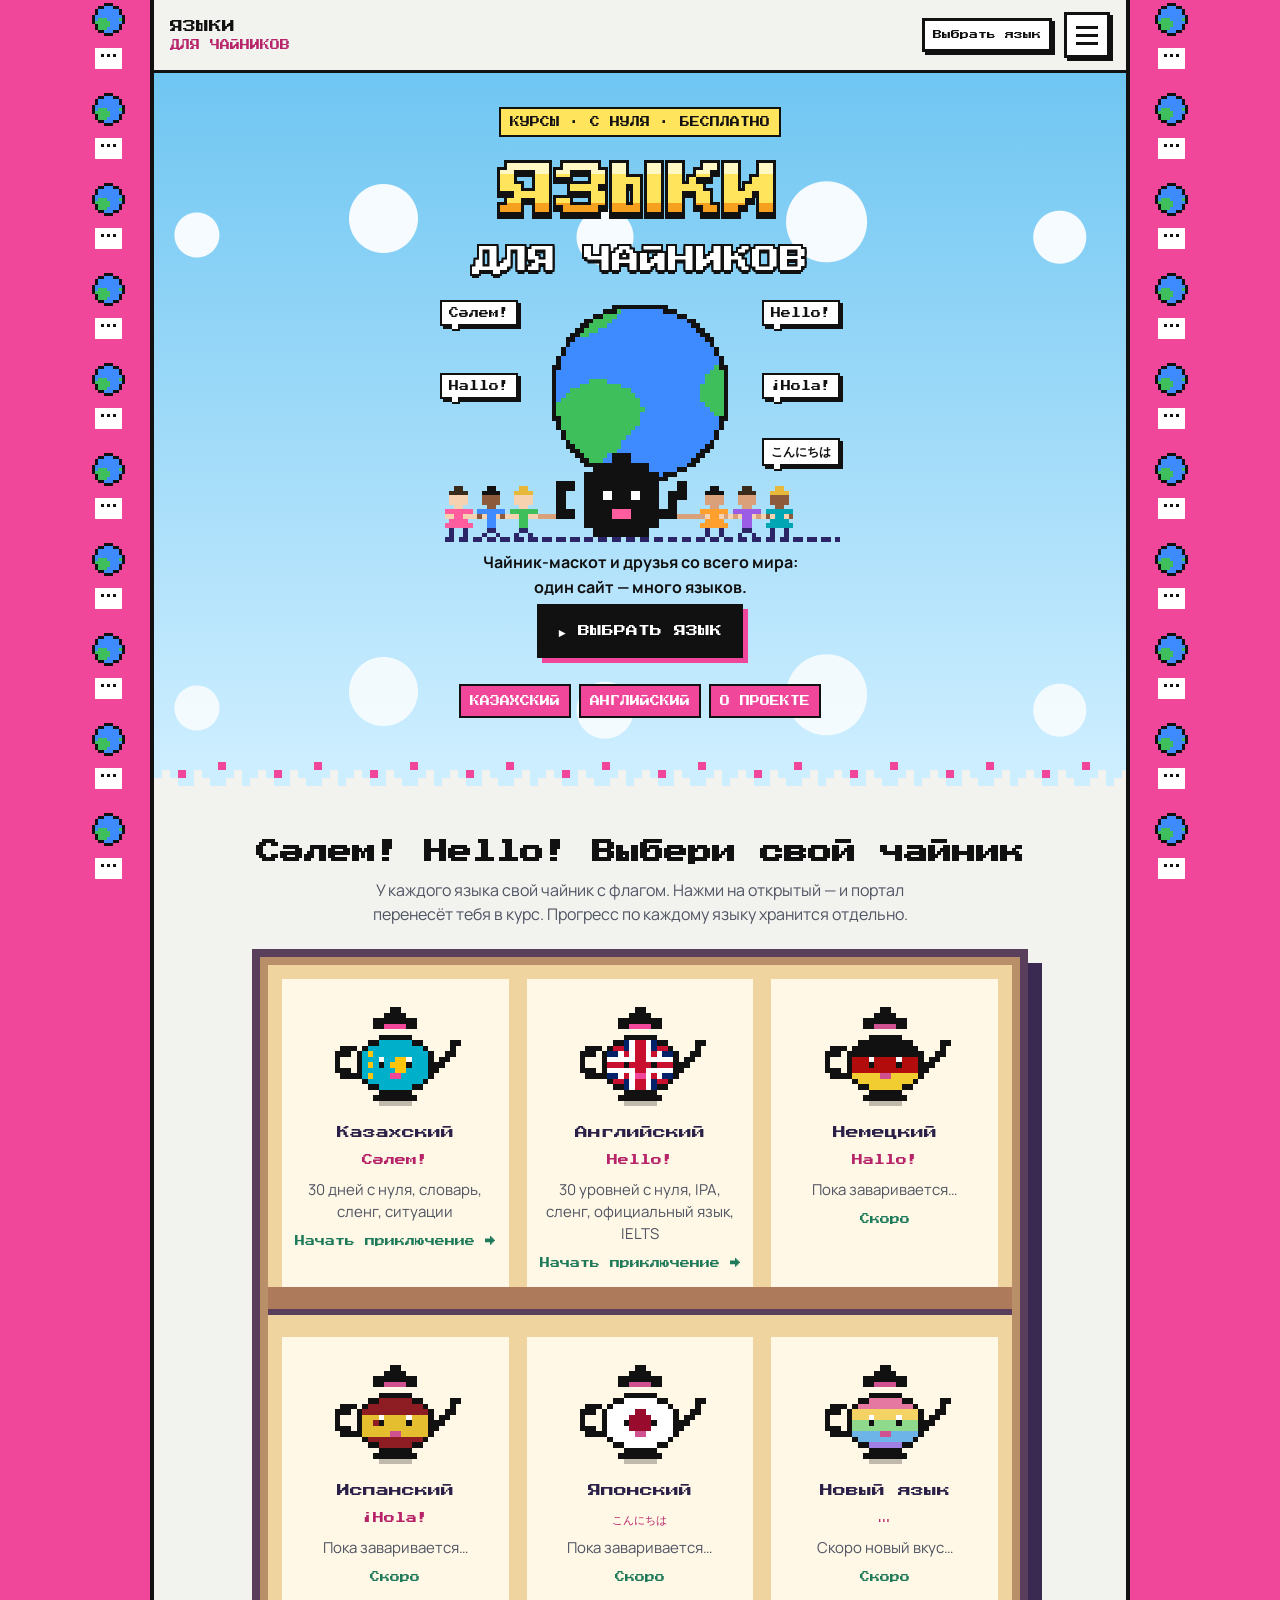
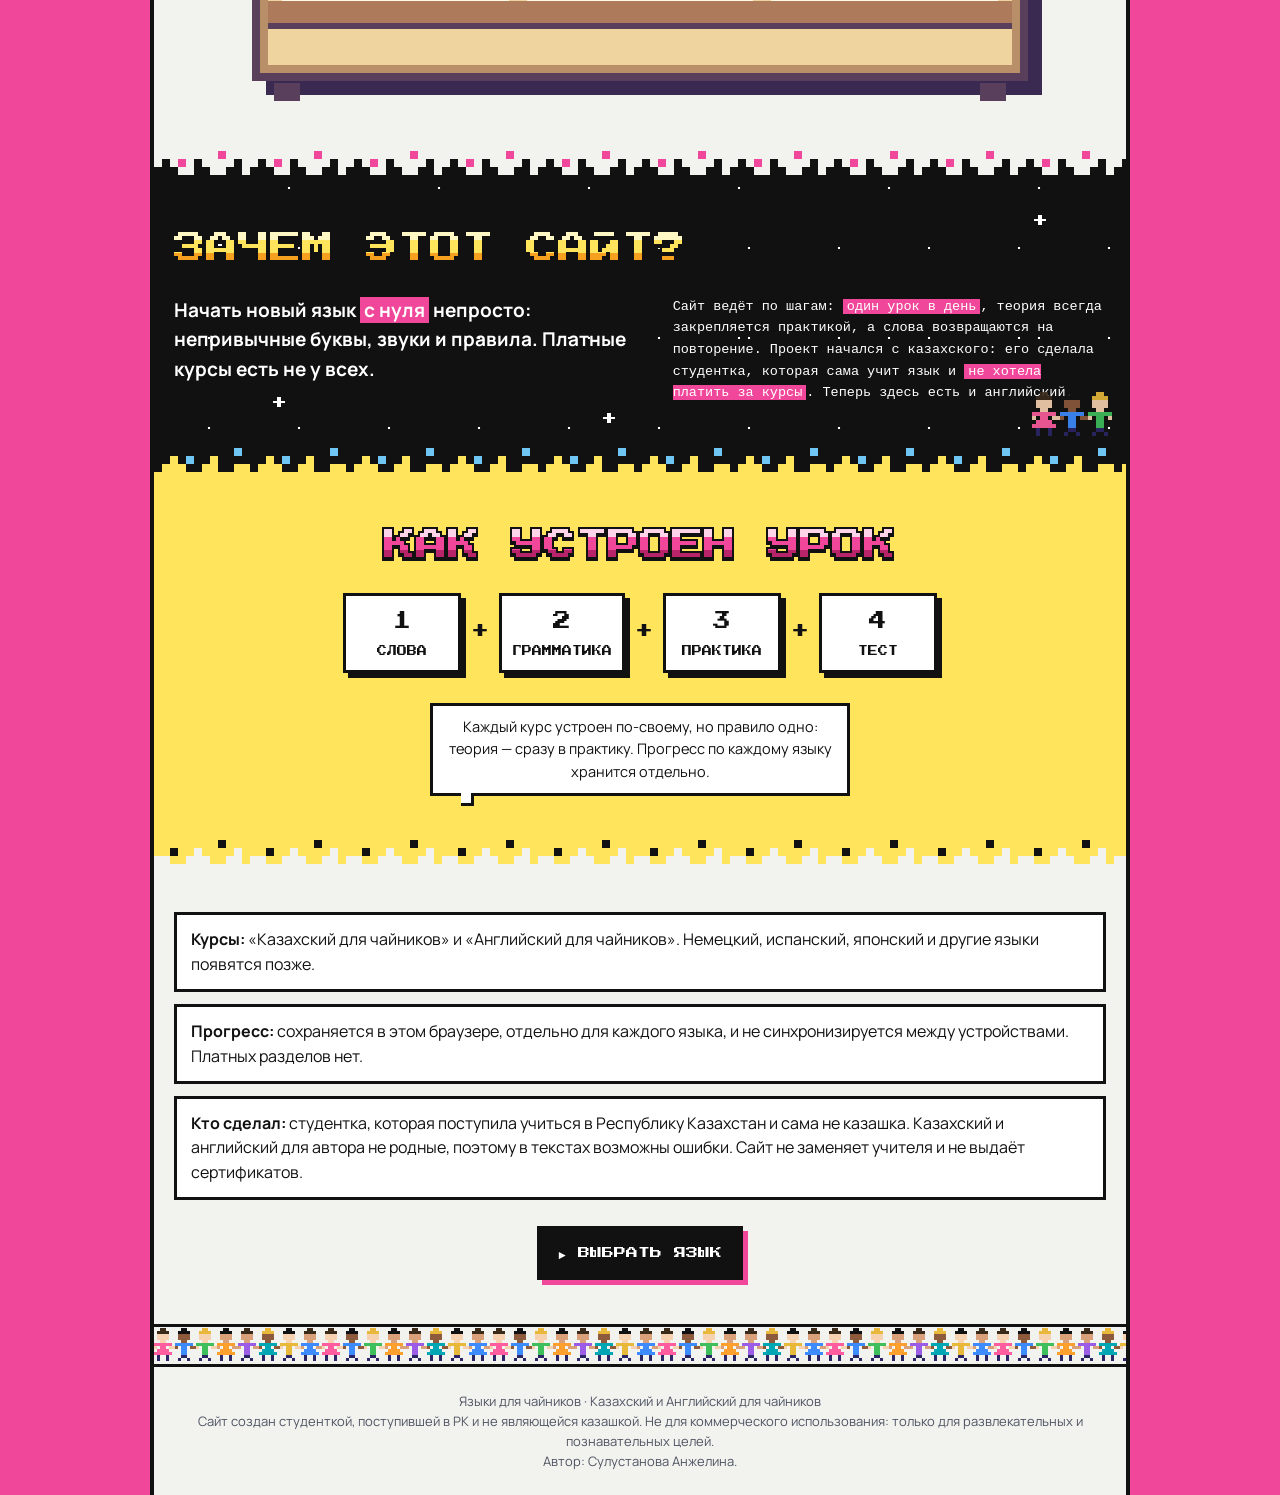
<file: index.html>
<!DOCTYPE html>
<html lang="ru">
<head>
<meta charset="UTF-8">
<meta name="viewport" content="width=device-width, initial-scale=1, viewport-fit=cover">
<title>Языки для чайников — казахский и английский с нуля</title>
<script>
  // Старые ссылки казахского курса (/#plan, /#words …) ведут в его новый раздел.
  (function () {
    var h = location.hash.slice(1);
    if (h && ["home", "top", "shelf", "about"].indexOf(h) < 0 && /^[a-z0-9-]+$/i.test(h)) location.replace("kazakh/index.html#" + h);
  })();
</script>
<meta name="google-site-verification" content="9FLcp8ronQXt1HrMMBbQ4hMsTtxATs3dVO6RfaXjYgo" />
<meta name="description" content="Языки для чайников: бесплатные курсы с нуля. Казахский для чайников и Английский для чайников — уроки на 30 дней, словарь, грамматика, произношение и практика. Некоммерческий студенческий проект: только для развлечения и познавательных целей.">
<meta name="keywords" content="языки для чайников, казахский для чайников, английский для чайников, казахский с нуля, английский с нуля">
<meta name="robots" content="index, follow">
<meta property="og:type" content="website">
<meta property="og:title" content="Языки для чайников">
<meta property="og:description" content="Бесплатные курсы казахского и английского с нуля. Некоммерческий студенческий проект.">
<meta property="og:locale" content="ru_RU">
<link rel="preconnect" href="https://fonts.gstatic.com" crossorigin>
<link href="https://fonts.googleapis.com/css2?family=Press+Start+2P&family=Manrope:wght@400;600;700;800&display=swap" rel="stylesheet">
<link rel="stylesheet" href="assets/platform.css">
<link rel="stylesheet" href="assets/common.css">
<script src="assets/tools.js"></script>
</head>
<body>

<header class="top">
  <a class="brand" href="index.html"><span>Языки</span><span>для чайников</span></a>
  <nav class="top-nav" aria-label="Разделы">
    <a href="#shelf">Выбрать язык</a>
  </nav>
  <button class="burger" id="burger" type="button" aria-expanded="false" aria-controls="menu" aria-label="Открыть меню">
    <span></span><span></span><span></span>
  </button>
</header>
<div class="scrim" id="scrim" hidden></div>
<nav class="drawer" id="menu" aria-label="Главное меню">
  <p class="menu-h">Платформа</p>
  <ul class="menu-list">
    <li><a href="index.html" aria-current="page">Главная</a></li>
    <li><a href="#shelf">Выбор языка</a></li>
    <li><a href="#about">О проекте</a></li>
  </ul>
  <p class="menu-h">Помощь</p>
  <ul class="menu-list">
    <li><a href="profile/index.html">Профиль</a></li>
    <li><a href="support/index.html">Чат поддержки</a></li>
    <li><a href="dictor/index.html">Инструкция для дикторов</a></li>
  </ul>
</nav>

<main>
  <section>
    <div class="band sky">
      <p class="kicker">курсы · с нуля · бесплатно</p>
      <h1 class="mega"><span class="gold">ЯЗЫКИ</span><span class="sub">для чайников</span></h1>
      <div class="world-stage">
        <span class="hi h1" lang="kk">Сәлем!</span><span class="hi h2" lang="en">Hello!</span><span class="hi h3" lang="de">Hallo!</span><span class="hi h4" lang="es">¡Hola!</span><span class="hi h5" lang="ja">こんにちは</span>
        <svg xmlns='http://www.w3.org/2000/svg' viewBox='0 0 86 52' shape-rendering='crispEdges' class="hero-world" role="img" aria-label="Чёрный чайник и люди держатся за руки на фоне планеты"><path fill='#111' d='M37 1h1v1h-1zM38 1h1v1h-1zM39 1h1v1h-1zM40 1h1v1h-1zM41 1h1v1h-1zM42 1h1v1h-1zM43 1h1v1h-1zM44 1h1v1h-1zM45 1h1v1h-1zM46 1h1v1h-1zM47 1h1v1h-1zM48 1h1v1h-1zM35 2h1v1h-1zM36 2h1v1h-1zM37 2h1v1h-1zM48 2h1v1h-1zM49 2h1v1h-1zM50 2h1v1h-1zM33 3h1v1h-1zM34 3h1v1h-1zM51 3h1v1h-1zM52 3h1v1h-1zM31 4h1v1h-1zM32 4h1v1h-1zM53 4h1v1h-1zM54 4h1v1h-1zM30 5h1v1h-1zM31 5h1v1h-1zM54 5h1v1h-1zM55 5h1v1h-1zM29 6h1v1h-1zM30 6h1v1h-1zM55 6h1v1h-1zM56 6h1v1h-1zM28 7h1v1h-1zM29 7h1v1h-1zM56 7h1v1h-1zM57 7h1v1h-1zM27 8h1v1h-1zM28 8h1v1h-1zM57 8h1v1h-1zM58 8h1v1h-1zM27 9h1v1h-1zM58 9h1v1h-1zM26 10h1v1h-1zM59 10h1v1h-1zM26 11h1v1h-1zM59 11h1v1h-1zM25 12h1v1h-1zM60 12h1v1h-1zM25 13h1v1h-1zM60 13h1v1h-1zM24 14h1v1h-1zM25 14h1v1h-1zM60 14h1v1h-1zM61 14h1v1h-1zM24 15h1v1h-1zM61 15h1v1h-1zM24 16h1v1h-1zM61 16h1v1h-1zM24 17h1v1h-1zM61 17h1v1h-1zM24 18h1v1h-1zM61 18h1v1h-1zM24 19h1v1h-1zM61 19h1v1h-1zM24 20h1v1h-1zM61 20h1v1h-1zM24 21h1v1h-1zM61 21h1v1h-1zM24 22h1v1h-1zM61 22h1v1h-1zM24 23h1v1h-1zM61 23h1v1h-1zM24 24h1v1h-1zM61 24h1v1h-1zM24 25h1v1h-1zM25 25h1v1h-1zM60 25h1v1h-1zM61 25h1v1h-1zM25 26h1v1h-1zM60 26h1v1h-1zM25 27h1v1h-1zM60 27h1v1h-1zM26 28h1v1h-1zM59 28h1v1h-1zM26 29h1v1h-1zM59 29h1v1h-1zM27 30h1v1h-1zM58 30h1v1h-1zM27 31h1v1h-1zM28 31h1v1h-1zM57 31h1v1h-1zM58 31h1v1h-1zM28 32h1v1h-1zM29 32h1v1h-1zM56 32h1v1h-1zM57 32h1v1h-1zM29 33h1v1h-1zM30 33h1v1h-1zM37 33h1v1h-1zM38 33h1v1h-1zM39 33h1v1h-1zM40 33h1v1h-1zM55 33h1v1h-1zM56 33h1v1h-1zM30 34h1v1h-1zM31 34h1v1h-1zM37 34h1v1h-1zM38 34h1v1h-1zM39 34h1v1h-1zM40 34h1v1h-1zM54 34h1v1h-1zM55 34h1v1h-1zM31 35h1v1h-1zM32 35h1v1h-1zM33 35h1v1h-1zM34 35h1v1h-1zM35 35h1v1h-1zM36 35h1v1h-1zM37 35h1v1h-1zM38 35h1v1h-1zM39 35h1v1h-1zM40 35h1v1h-1zM41 35h1v1h-1zM42 35h1v1h-1zM43 35h1v1h-1zM44 35h1v1h-1zM53 35h1v1h-1zM54 35h1v1h-1zM33 36h1v1h-1zM34 36h1v1h-1zM35 36h1v1h-1zM36 36h1v1h-1zM37 36h1v1h-1zM38 36h1v1h-1zM39 36h1v1h-1zM40 36h1v1h-1zM41 36h1v1h-1zM42 36h1v1h-1zM43 36h1v1h-1zM44 36h1v1h-1zM51 36h1v1h-1zM52 36h1v1h-1zM31 37h1v1h-1zM32 37h1v1h-1zM33 37h1v1h-1zM34 37h1v1h-1zM35 37h1v1h-1zM36 37h1v1h-1zM37 37h1v1h-1zM38 37h1v1h-1zM39 37h1v1h-1zM40 37h1v1h-1zM41 37h1v1h-1zM42 37h1v1h-1zM43 37h1v1h-1zM44 37h1v1h-1zM45 37h1v1h-1zM46 37h1v1h-1zM48 37h1v1h-1zM49 37h1v1h-1zM50 37h1v1h-1zM31 38h1v1h-1zM32 38h1v1h-1zM33 38h1v1h-1zM34 38h1v1h-1zM35 38h1v1h-1zM36 38h1v1h-1zM37 38h1v1h-1zM38 38h1v1h-1zM39 38h1v1h-1zM40 38h1v1h-1zM41 38h1v1h-1zM42 38h1v1h-1zM43 38h1v1h-1zM44 38h1v1h-1zM45 38h1v1h-1zM46 38h1v1h-1zM47 38h1v1h-1zM48 38h1v1h-1zM25 39h1v1h-1zM26 39h1v1h-1zM27 39h1v1h-1zM28 39h1v1h-1zM31 39h1v1h-1zM32 39h1v1h-1zM33 39h1v1h-1zM34 39h1v1h-1zM35 39h1v1h-1zM36 39h1v1h-1zM37 39h1v1h-1zM38 39h1v1h-1zM39 39h1v1h-1zM40 39h1v1h-1zM41 39h1v1h-1zM42 39h1v1h-1zM43 39h1v1h-1zM44 39h1v1h-1zM45 39h1v1h-1zM46 39h1v1h-1zM51 39h1v1h-1zM52 39h1v1h-1zM10 40h1v1h-1zM11 40h1v1h-1zM25 40h1v1h-1zM26 40h1v1h-1zM27 40h1v1h-1zM28 40h1v1h-1zM31 40h1v1h-1zM32 40h1v1h-1zM33 40h1v1h-1zM34 40h1v1h-1zM35 40h1v1h-1zM36 40h1v1h-1zM37 40h1v1h-1zM38 40h1v1h-1zM39 40h1v1h-1zM40 40h1v1h-1zM41 40h1v1h-1zM42 40h1v1h-1zM43 40h1v1h-1zM44 40h1v1h-1zM45 40h1v1h-1zM46 40h1v1h-1zM51 40h1v1h-1zM52 40h1v1h-1zM58 40h1v1h-1zM59 40h1v1h-1zM9 41h1v1h-1zM10 41h1v1h-1zM11 41h1v1h-1zM12 41h1v1h-1zM25 41h1v1h-1zM26 41h1v1h-1zM31 41h1v1h-1zM32 41h1v1h-1zM33 41h1v1h-1zM34 41h1v1h-1zM37 41h1v1h-1zM38 41h1v1h-1zM39 41h1v1h-1zM40 41h1v1h-1zM43 41h1v1h-1zM44 41h1v1h-1zM45 41h1v1h-1zM46 41h1v1h-1zM49 41h1v1h-1zM50 41h1v1h-1zM51 41h1v1h-1zM52 41h1v1h-1zM57 41h1v1h-1zM58 41h1v1h-1zM59 41h1v1h-1zM60 41h1v1h-1zM25 42h1v1h-1zM26 42h1v1h-1zM31 42h1v1h-1zM32 42h1v1h-1zM33 42h1v1h-1zM34 42h1v1h-1zM37 42h1v1h-1zM38 42h1v1h-1zM39 42h1v1h-1zM40 42h1v1h-1zM43 42h1v1h-1zM44 42h1v1h-1zM45 42h1v1h-1zM46 42h1v1h-1zM49 42h1v1h-1zM50 42h1v1h-1zM51 42h1v1h-1zM52 42h1v1h-1zM25 43h1v1h-1zM26 43h1v1h-1zM31 43h1v1h-1zM32 43h1v1h-1zM33 43h1v1h-1zM34 43h1v1h-1zM35 43h1v1h-1zM36 43h1v1h-1zM37 43h1v1h-1zM38 43h1v1h-1zM39 43h1v1h-1zM40 43h1v1h-1zM41 43h1v1h-1zM42 43h1v1h-1zM43 43h1v1h-1zM44 43h1v1h-1zM45 43h1v1h-1zM46 43h1v1h-1zM49 43h1v1h-1zM50 43h1v1h-1zM25 44h1v1h-1zM26 44h1v1h-1zM31 44h1v1h-1zM32 44h1v1h-1zM33 44h1v1h-1zM34 44h1v1h-1zM35 44h1v1h-1zM36 44h1v1h-1zM37 44h1v1h-1zM38 44h1v1h-1zM39 44h1v1h-1zM40 44h1v1h-1zM41 44h1v1h-1zM42 44h1v1h-1zM43 44h1v1h-1zM44 44h1v1h-1zM45 44h1v1h-1zM46 44h1v1h-1zM49 44h1v1h-1zM50 44h1v1h-1zM25 45h1v1h-1zM26 45h1v1h-1zM27 45h1v1h-1zM28 45h1v1h-1zM31 45h1v1h-1zM32 45h1v1h-1zM33 45h1v1h-1zM34 45h1v1h-1zM35 45h1v1h-1zM36 45h1v1h-1zM41 45h1v1h-1zM42 45h1v1h-1zM43 45h1v1h-1zM44 45h1v1h-1zM45 45h1v1h-1zM46 45h1v1h-1zM47 45h1v1h-1zM48 45h1v1h-1zM49 45h1v1h-1zM50 45h1v1h-1zM25 46h1v1h-1zM26 46h1v1h-1zM27 46h1v1h-1zM28 46h1v1h-1zM31 46h1v1h-1zM32 46h1v1h-1zM33 46h1v1h-1zM34 46h1v1h-1zM35 46h1v1h-1zM36 46h1v1h-1zM41 46h1v1h-1zM42 46h1v1h-1zM43 46h1v1h-1zM44 46h1v1h-1zM45 46h1v1h-1zM46 46h1v1h-1zM47 46h1v1h-1zM48 46h1v1h-1zM49 46h1v1h-1zM50 46h1v1h-1zM31 47h1v1h-1zM32 47h1v1h-1zM33 47h1v1h-1zM34 47h1v1h-1zM35 47h1v1h-1zM36 47h1v1h-1zM37 47h1v1h-1zM38 47h1v1h-1zM39 47h1v1h-1zM40 47h1v1h-1zM41 47h1v1h-1zM42 47h1v1h-1zM43 47h1v1h-1zM44 47h1v1h-1zM45 47h1v1h-1zM46 47h1v1h-1zM31 48h1v1h-1zM32 48h1v1h-1zM33 48h1v1h-1zM34 48h1v1h-1zM35 48h1v1h-1zM36 48h1v1h-1zM37 48h1v1h-1zM38 48h1v1h-1zM39 48h1v1h-1zM40 48h1v1h-1zM41 48h1v1h-1zM42 48h1v1h-1zM43 48h1v1h-1zM44 48h1v1h-1zM45 48h1v1h-1zM46 48h1v1h-1zM33 49h1v1h-1zM34 49h1v1h-1zM35 49h1v1h-1zM36 49h1v1h-1zM37 49h1v1h-1zM38 49h1v1h-1zM39 49h1v1h-1zM40 49h1v1h-1zM41 49h1v1h-1zM42 49h1v1h-1zM43 49h1v1h-1zM44 49h1v1h-1zM33 50h1v1h-1zM34 50h1v1h-1zM35 50h1v1h-1zM36 50h1v1h-1zM37 50h1v1h-1zM38 50h1v1h-1zM39 50h1v1h-1zM40 50h1v1h-1zM41 50h1v1h-1zM42 50h1v1h-1zM43 50h1v1h-1zM44 50h1v1h-1z'/><path fill='#3fbf5c' d='M38 2h1v1h-1zM35 3h1v1h-1zM36 3h1v1h-1zM37 3h1v1h-1zM33 4h1v1h-1zM34 4h1v1h-1zM35 4h1v1h-1zM36 4h1v1h-1zM32 5h1v1h-1zM33 5h1v1h-1zM34 5h1v1h-1zM35 5h1v1h-1zM31 6h1v1h-1zM32 6h1v1h-1zM33 6h1v1h-1zM30 7h1v1h-1zM31 7h1v1h-1zM59 14h1v1h-1zM58 15h1v1h-1zM59 15h1v1h-1zM60 15h1v1h-1zM57 16h1v1h-1zM58 16h1v1h-1zM59 16h1v1h-1zM60 16h1v1h-1zM32 17h1v1h-1zM33 17h1v1h-1zM34 17h1v1h-1zM35 17h1v1h-1zM57 17h1v1h-1zM58 17h1v1h-1zM59 17h1v1h-1zM60 17h1v1h-1zM30 18h1v1h-1zM31 18h1v1h-1zM32 18h1v1h-1zM33 18h1v1h-1zM34 18h1v1h-1zM35 18h1v1h-1zM36 18h1v1h-1zM37 18h1v1h-1zM38 18h1v1h-1zM56 18h1v1h-1zM57 18h1v1h-1zM58 18h1v1h-1zM59 18h1v1h-1zM60 18h1v1h-1zM28 19h1v1h-1zM29 19h1v1h-1zM30 19h1v1h-1zM31 19h1v1h-1zM32 19h1v1h-1zM33 19h1v1h-1zM34 19h1v1h-1zM35 19h1v1h-1zM36 19h1v1h-1zM37 19h1v1h-1zM38 19h1v1h-1zM39 19h1v1h-1zM40 19h1v1h-1zM56 19h1v1h-1zM57 19h1v1h-1zM58 19h1v1h-1zM59 19h1v1h-1zM60 19h1v1h-1zM27 20h1v1h-1zM28 20h1v1h-1zM29 20h1v1h-1zM30 20h1v1h-1zM31 20h1v1h-1zM32 20h1v1h-1zM33 20h1v1h-1zM34 20h1v1h-1zM35 20h1v1h-1zM36 20h1v1h-1zM37 20h1v1h-1zM38 20h1v1h-1zM39 20h1v1h-1zM40 20h1v1h-1zM41 20h1v1h-1zM56 20h1v1h-1zM57 20h1v1h-1zM58 20h1v1h-1zM59 20h1v1h-1zM60 20h1v1h-1zM26 21h1v1h-1zM27 21h1v1h-1zM28 21h1v1h-1zM29 21h1v1h-1zM30 21h1v1h-1zM31 21h1v1h-1zM32 21h1v1h-1zM33 21h1v1h-1zM34 21h1v1h-1zM35 21h1v1h-1zM36 21h1v1h-1zM37 21h1v1h-1zM38 21h1v1h-1zM39 21h1v1h-1zM40 21h1v1h-1zM41 21h1v1h-1zM42 21h1v1h-1zM56 21h1v1h-1zM57 21h1v1h-1zM58 21h1v1h-1zM59 21h1v1h-1zM60 21h1v1h-1zM25 22h1v1h-1zM26 22h1v1h-1zM27 22h1v1h-1zM28 22h1v1h-1zM29 22h1v1h-1zM30 22h1v1h-1zM31 22h1v1h-1zM32 22h1v1h-1zM33 22h1v1h-1zM34 22h1v1h-1zM35 22h1v1h-1zM36 22h1v1h-1zM37 22h1v1h-1zM38 22h1v1h-1zM39 22h1v1h-1zM40 22h1v1h-1zM41 22h1v1h-1zM42 22h1v1h-1zM57 22h1v1h-1zM58 22h1v1h-1zM59 22h1v1h-1zM60 22h1v1h-1zM25 23h1v1h-1zM26 23h1v1h-1zM27 23h1v1h-1zM28 23h1v1h-1zM29 23h1v1h-1zM30 23h1v1h-1zM31 23h1v1h-1zM32 23h1v1h-1zM33 23h1v1h-1zM34 23h1v1h-1zM35 23h1v1h-1zM36 23h1v1h-1zM37 23h1v1h-1zM38 23h1v1h-1zM39 23h1v1h-1zM40 23h1v1h-1zM41 23h1v1h-1zM42 23h1v1h-1zM43 23h1v1h-1zM58 23h1v1h-1zM59 23h1v1h-1zM60 23h1v1h-1zM25 24h1v1h-1zM26 24h1v1h-1zM27 24h1v1h-1zM28 24h1v1h-1zM29 24h1v1h-1zM30 24h1v1h-1zM31 24h1v1h-1zM32 24h1v1h-1zM33 24h1v1h-1zM34 24h1v1h-1zM35 24h1v1h-1zM36 24h1v1h-1zM37 24h1v1h-1zM38 24h1v1h-1zM39 24h1v1h-1zM40 24h1v1h-1zM41 24h1v1h-1zM42 24h1v1h-1zM59 24h1v1h-1zM60 24h1v1h-1zM26 25h1v1h-1zM27 25h1v1h-1zM28 25h1v1h-1zM29 25h1v1h-1zM30 25h1v1h-1zM31 25h1v1h-1zM32 25h1v1h-1zM33 25h1v1h-1zM34 25h1v1h-1zM35 25h1v1h-1zM36 25h1v1h-1zM37 25h1v1h-1zM38 25h1v1h-1zM39 25h1v1h-1zM40 25h1v1h-1zM41 25h1v1h-1zM42 25h1v1h-1zM26 26h1v1h-1zM27 26h1v1h-1zM28 26h1v1h-1zM29 26h1v1h-1zM30 26h1v1h-1zM31 26h1v1h-1zM32 26h1v1h-1zM33 26h1v1h-1zM34 26h1v1h-1zM35 26h1v1h-1zM36 26h1v1h-1zM37 26h1v1h-1zM38 26h1v1h-1zM39 26h1v1h-1zM40 26h1v1h-1zM41 26h1v1h-1zM42 26h1v1h-1zM26 27h1v1h-1zM27 27h1v1h-1zM28 27h1v1h-1zM29 27h1v1h-1zM30 27h1v1h-1zM31 27h1v1h-1zM32 27h1v1h-1zM33 27h1v1h-1zM34 27h1v1h-1zM35 27h1v1h-1zM36 27h1v1h-1zM37 27h1v1h-1zM38 27h1v1h-1zM39 27h1v1h-1zM40 27h1v1h-1zM41 27h1v1h-1zM27 28h1v1h-1zM28 28h1v1h-1zM29 28h1v1h-1zM30 28h1v1h-1zM31 28h1v1h-1zM32 28h1v1h-1zM33 28h1v1h-1zM34 28h1v1h-1zM35 28h1v1h-1zM36 28h1v1h-1zM37 28h1v1h-1zM38 28h1v1h-1zM39 28h1v1h-1zM40 28h1v1h-1zM27 29h1v1h-1zM28 29h1v1h-1zM29 29h1v1h-1zM30 29h1v1h-1zM31 29h1v1h-1zM32 29h1v1h-1zM33 29h1v1h-1zM34 29h1v1h-1zM35 29h1v1h-1zM36 29h1v1h-1zM37 29h1v1h-1zM38 29h1v1h-1zM39 29h1v1h-1zM28 30h1v1h-1zM29 30h1v1h-1zM30 30h1v1h-1zM31 30h1v1h-1zM32 30h1v1h-1zM33 30h1v1h-1zM34 30h1v1h-1zM35 30h1v1h-1zM36 30h1v1h-1zM37 30h1v1h-1zM38 30h1v1h-1zM29 31h1v1h-1zM30 31h1v1h-1zM31 31h1v1h-1zM32 31h1v1h-1zM33 31h1v1h-1zM34 31h1v1h-1zM35 31h1v1h-1zM36 31h1v1h-1zM37 31h1v1h-1zM38 31h1v1h-1zM30 32h1v1h-1zM31 32h1v1h-1zM32 32h1v1h-1zM33 32h1v1h-1zM34 32h1v1h-1zM35 32h1v1h-1zM36 32h1v1h-1zM37 32h1v1h-1zM31 33h1v1h-1zM32 33h1v1h-1zM33 33h1v1h-1zM34 33h1v1h-1zM35 33h1v1h-1zM32 34h1v1h-1zM33 34h1v1h-1zM34 34h1v1h-1zM15 45h1v1h-1zM16 45h1v1h-1zM17 45h1v1h-1zM18 45h1v1h-1zM19 45h1v1h-1zM20 45h1v1h-1zM17 46h1v1h-1zM18 46h1v1h-1zM17 47h1v1h-1zM18 47h1v1h-1zM17 48h1v1h-1zM18 48h1v1h-1z'/><path fill='#3d8bff' d='M39 2h1v1h-1zM40 2h1v1h-1zM41 2h1v1h-1zM42 2h1v1h-1zM43 2h1v1h-1zM44 2h1v1h-1zM45 2h1v1h-1zM46 2h1v1h-1zM47 2h1v1h-1zM38 3h1v1h-1zM39 3h1v1h-1zM40 3h1v1h-1zM41 3h1v1h-1zM42 3h1v1h-1zM43 3h1v1h-1zM44 3h1v1h-1zM45 3h1v1h-1zM46 3h1v1h-1zM47 3h1v1h-1zM48 3h1v1h-1zM49 3h1v1h-1zM50 3h1v1h-1zM37 4h1v1h-1zM38 4h1v1h-1zM39 4h1v1h-1zM40 4h1v1h-1zM41 4h1v1h-1zM42 4h1v1h-1zM43 4h1v1h-1zM44 4h1v1h-1zM45 4h1v1h-1zM46 4h1v1h-1zM47 4h1v1h-1zM48 4h1v1h-1zM49 4h1v1h-1zM50 4h1v1h-1zM51 4h1v1h-1zM52 4h1v1h-1zM36 5h1v1h-1zM37 5h1v1h-1zM38 5h1v1h-1zM39 5h1v1h-1zM40 5h1v1h-1zM41 5h1v1h-1zM42 5h1v1h-1zM43 5h1v1h-1zM44 5h1v1h-1zM45 5h1v1h-1zM46 5h1v1h-1zM47 5h1v1h-1zM48 5h1v1h-1zM49 5h1v1h-1zM50 5h1v1h-1zM51 5h1v1h-1zM52 5h1v1h-1zM53 5h1v1h-1zM34 6h1v1h-1zM35 6h1v1h-1zM36 6h1v1h-1zM37 6h1v1h-1zM38 6h1v1h-1zM39 6h1v1h-1zM40 6h1v1h-1zM41 6h1v1h-1zM42 6h1v1h-1zM43 6h1v1h-1zM44 6h1v1h-1zM45 6h1v1h-1zM46 6h1v1h-1zM47 6h1v1h-1zM48 6h1v1h-1zM49 6h1v1h-1zM50 6h1v1h-1zM51 6h1v1h-1zM52 6h1v1h-1zM53 6h1v1h-1zM54 6h1v1h-1zM32 7h1v1h-1zM33 7h1v1h-1zM34 7h1v1h-1zM35 7h1v1h-1zM36 7h1v1h-1zM37 7h1v1h-1zM38 7h1v1h-1zM39 7h1v1h-1zM40 7h1v1h-1zM41 7h1v1h-1zM42 7h1v1h-1zM43 7h1v1h-1zM44 7h1v1h-1zM45 7h1v1h-1zM46 7h1v1h-1zM47 7h1v1h-1zM48 7h1v1h-1zM49 7h1v1h-1zM50 7h1v1h-1zM51 7h1v1h-1zM52 7h1v1h-1zM53 7h1v1h-1zM54 7h1v1h-1zM55 7h1v1h-1zM29 8h1v1h-1zM30 8h1v1h-1zM31 8h1v1h-1zM32 8h1v1h-1zM33 8h1v1h-1zM34 8h1v1h-1zM35 8h1v1h-1zM36 8h1v1h-1zM37 8h1v1h-1zM38 8h1v1h-1zM39 8h1v1h-1zM40 8h1v1h-1zM41 8h1v1h-1zM42 8h1v1h-1zM43 8h1v1h-1zM44 8h1v1h-1zM45 8h1v1h-1zM46 8h1v1h-1zM47 8h1v1h-1zM48 8h1v1h-1zM49 8h1v1h-1zM50 8h1v1h-1zM51 8h1v1h-1zM52 8h1v1h-1zM53 8h1v1h-1zM54 8h1v1h-1zM55 8h1v1h-1zM56 8h1v1h-1zM28 9h1v1h-1zM29 9h1v1h-1zM30 9h1v1h-1zM31 9h1v1h-1zM32 9h1v1h-1zM33 9h1v1h-1zM34 9h1v1h-1zM35 9h1v1h-1zM36 9h1v1h-1zM37 9h1v1h-1zM38 9h1v1h-1zM39 9h1v1h-1zM40 9h1v1h-1zM41 9h1v1h-1zM42 9h1v1h-1zM43 9h1v1h-1zM44 9h1v1h-1zM45 9h1v1h-1zM46 9h1v1h-1zM47 9h1v1h-1zM48 9h1v1h-1zM49 9h1v1h-1zM50 9h1v1h-1zM51 9h1v1h-1zM52 9h1v1h-1zM53 9h1v1h-1zM54 9h1v1h-1zM55 9h1v1h-1zM56 9h1v1h-1zM57 9h1v1h-1zM27 10h1v1h-1zM28 10h1v1h-1zM29 10h1v1h-1zM30 10h1v1h-1zM31 10h1v1h-1zM32 10h1v1h-1zM33 10h1v1h-1zM34 10h1v1h-1zM35 10h1v1h-1zM36 10h1v1h-1zM37 10h1v1h-1zM38 10h1v1h-1zM39 10h1v1h-1zM40 10h1v1h-1zM41 10h1v1h-1zM42 10h1v1h-1zM43 10h1v1h-1zM44 10h1v1h-1zM45 10h1v1h-1zM46 10h1v1h-1zM47 10h1v1h-1zM48 10h1v1h-1zM49 10h1v1h-1zM50 10h1v1h-1zM51 10h1v1h-1zM52 10h1v1h-1zM53 10h1v1h-1zM54 10h1v1h-1zM55 10h1v1h-1zM56 10h1v1h-1zM57 10h1v1h-1zM58 10h1v1h-1zM27 11h1v1h-1zM28 11h1v1h-1zM29 11h1v1h-1zM30 11h1v1h-1zM31 11h1v1h-1zM32 11h1v1h-1zM33 11h1v1h-1zM34 11h1v1h-1zM35 11h1v1h-1zM36 11h1v1h-1zM37 11h1v1h-1zM38 11h1v1h-1zM39 11h1v1h-1zM40 11h1v1h-1zM41 11h1v1h-1zM42 11h1v1h-1zM43 11h1v1h-1zM44 11h1v1h-1zM45 11h1v1h-1zM46 11h1v1h-1zM47 11h1v1h-1zM48 11h1v1h-1zM49 11h1v1h-1zM50 11h1v1h-1zM51 11h1v1h-1zM52 11h1v1h-1zM53 11h1v1h-1zM54 11h1v1h-1zM55 11h1v1h-1zM56 11h1v1h-1zM57 11h1v1h-1zM58 11h1v1h-1zM26 12h1v1h-1zM27 12h1v1h-1zM28 12h1v1h-1zM29 12h1v1h-1zM30 12h1v1h-1zM31 12h1v1h-1zM32 12h1v1h-1zM33 12h1v1h-1zM34 12h1v1h-1zM35 12h1v1h-1zM36 12h1v1h-1zM37 12h1v1h-1zM38 12h1v1h-1zM39 12h1v1h-1zM40 12h1v1h-1zM41 12h1v1h-1zM42 12h1v1h-1zM43 12h1v1h-1zM44 12h1v1h-1zM45 12h1v1h-1zM46 12h1v1h-1zM47 12h1v1h-1zM48 12h1v1h-1zM49 12h1v1h-1zM50 12h1v1h-1zM51 12h1v1h-1zM52 12h1v1h-1zM53 12h1v1h-1zM54 12h1v1h-1zM55 12h1v1h-1zM56 12h1v1h-1zM57 12h1v1h-1zM58 12h1v1h-1zM59 12h1v1h-1zM26 13h1v1h-1zM27 13h1v1h-1zM28 13h1v1h-1zM29 13h1v1h-1zM30 13h1v1h-1zM31 13h1v1h-1zM32 13h1v1h-1zM33 13h1v1h-1zM34 13h1v1h-1zM35 13h1v1h-1zM36 13h1v1h-1zM37 13h1v1h-1zM38 13h1v1h-1zM39 13h1v1h-1zM40 13h1v1h-1zM41 13h1v1h-1zM42 13h1v1h-1zM43 13h1v1h-1zM44 13h1v1h-1zM45 13h1v1h-1zM46 13h1v1h-1zM47 13h1v1h-1zM48 13h1v1h-1zM49 13h1v1h-1zM50 13h1v1h-1zM51 13h1v1h-1zM52 13h1v1h-1zM53 13h1v1h-1zM54 13h1v1h-1zM55 13h1v1h-1zM56 13h1v1h-1zM57 13h1v1h-1zM58 13h1v1h-1zM59 13h1v1h-1zM26 14h1v1h-1zM27 14h1v1h-1zM28 14h1v1h-1zM29 14h1v1h-1zM30 14h1v1h-1zM31 14h1v1h-1zM32 14h1v1h-1zM33 14h1v1h-1zM34 14h1v1h-1zM35 14h1v1h-1zM36 14h1v1h-1zM37 14h1v1h-1zM38 14h1v1h-1zM39 14h1v1h-1zM40 14h1v1h-1zM41 14h1v1h-1zM42 14h1v1h-1zM43 14h1v1h-1zM44 14h1v1h-1zM45 14h1v1h-1zM46 14h1v1h-1zM47 14h1v1h-1zM48 14h1v1h-1zM49 14h1v1h-1zM50 14h1v1h-1zM51 14h1v1h-1zM52 14h1v1h-1zM53 14h1v1h-1zM54 14h1v1h-1zM55 14h1v1h-1zM56 14h1v1h-1zM57 14h1v1h-1zM58 14h1v1h-1zM25 15h1v1h-1zM26 15h1v1h-1zM27 15h1v1h-1zM28 15h1v1h-1zM29 15h1v1h-1zM30 15h1v1h-1zM31 15h1v1h-1zM32 15h1v1h-1zM33 15h1v1h-1zM34 15h1v1h-1zM35 15h1v1h-1zM36 15h1v1h-1zM37 15h1v1h-1zM38 15h1v1h-1zM39 15h1v1h-1zM40 15h1v1h-1zM41 15h1v1h-1zM42 15h1v1h-1zM43 15h1v1h-1zM44 15h1v1h-1zM45 15h1v1h-1zM46 15h1v1h-1zM47 15h1v1h-1zM48 15h1v1h-1zM49 15h1v1h-1zM50 15h1v1h-1zM51 15h1v1h-1zM52 15h1v1h-1zM53 15h1v1h-1zM54 15h1v1h-1zM55 15h1v1h-1zM56 15h1v1h-1zM57 15h1v1h-1zM25 16h1v1h-1zM26 16h1v1h-1zM27 16h1v1h-1zM28 16h1v1h-1zM29 16h1v1h-1zM30 16h1v1h-1zM31 16h1v1h-1zM32 16h1v1h-1zM33 16h1v1h-1zM34 16h1v1h-1zM35 16h1v1h-1zM36 16h1v1h-1zM37 16h1v1h-1zM38 16h1v1h-1zM39 16h1v1h-1zM40 16h1v1h-1zM41 16h1v1h-1zM42 16h1v1h-1zM43 16h1v1h-1zM44 16h1v1h-1zM45 16h1v1h-1zM46 16h1v1h-1zM47 16h1v1h-1zM48 16h1v1h-1zM49 16h1v1h-1zM50 16h1v1h-1zM51 16h1v1h-1zM52 16h1v1h-1zM53 16h1v1h-1zM54 16h1v1h-1zM55 16h1v1h-1zM56 16h1v1h-1zM25 17h1v1h-1zM26 17h1v1h-1zM27 17h1v1h-1zM28 17h1v1h-1zM29 17h1v1h-1zM30 17h1v1h-1zM31 17h1v1h-1zM36 17h1v1h-1zM37 17h1v1h-1zM38 17h1v1h-1zM39 17h1v1h-1zM40 17h1v1h-1zM41 17h1v1h-1zM42 17h1v1h-1zM43 17h1v1h-1zM44 17h1v1h-1zM45 17h1v1h-1zM46 17h1v1h-1zM47 17h1v1h-1zM48 17h1v1h-1zM49 17h1v1h-1zM50 17h1v1h-1zM51 17h1v1h-1zM52 17h1v1h-1zM53 17h1v1h-1zM54 17h1v1h-1zM55 17h1v1h-1zM56 17h1v1h-1zM25 18h1v1h-1zM26 18h1v1h-1zM27 18h1v1h-1zM28 18h1v1h-1zM29 18h1v1h-1zM39 18h1v1h-1zM40 18h1v1h-1zM41 18h1v1h-1zM42 18h1v1h-1zM43 18h1v1h-1zM44 18h1v1h-1zM45 18h1v1h-1zM46 18h1v1h-1zM47 18h1v1h-1zM48 18h1v1h-1zM49 18h1v1h-1zM50 18h1v1h-1zM51 18h1v1h-1zM52 18h1v1h-1zM53 18h1v1h-1zM54 18h1v1h-1zM55 18h1v1h-1zM25 19h1v1h-1zM26 19h1v1h-1zM27 19h1v1h-1zM41 19h1v1h-1zM42 19h1v1h-1zM43 19h1v1h-1zM44 19h1v1h-1zM45 19h1v1h-1zM46 19h1v1h-1zM47 19h1v1h-1zM48 19h1v1h-1zM49 19h1v1h-1zM50 19h1v1h-1zM51 19h1v1h-1zM52 19h1v1h-1zM53 19h1v1h-1zM54 19h1v1h-1zM55 19h1v1h-1zM25 20h1v1h-1zM26 20h1v1h-1zM42 20h1v1h-1zM43 20h1v1h-1zM44 20h1v1h-1zM45 20h1v1h-1zM46 20h1v1h-1zM47 20h1v1h-1zM48 20h1v1h-1zM49 20h1v1h-1zM50 20h1v1h-1zM51 20h1v1h-1zM52 20h1v1h-1zM53 20h1v1h-1zM54 20h1v1h-1zM55 20h1v1h-1zM25 21h1v1h-1zM43 21h1v1h-1zM44 21h1v1h-1zM45 21h1v1h-1zM46 21h1v1h-1zM47 21h1v1h-1zM48 21h1v1h-1zM49 21h1v1h-1zM50 21h1v1h-1zM51 21h1v1h-1zM52 21h1v1h-1zM53 21h1v1h-1zM54 21h1v1h-1zM55 21h1v1h-1zM43 22h1v1h-1zM44 22h1v1h-1zM45 22h1v1h-1zM46 22h1v1h-1zM47 22h1v1h-1zM48 22h1v1h-1zM49 22h1v1h-1zM50 22h1v1h-1zM51 22h1v1h-1zM52 22h1v1h-1zM53 22h1v1h-1zM54 22h1v1h-1zM55 22h1v1h-1zM56 22h1v1h-1zM44 23h1v1h-1zM45 23h1v1h-1zM46 23h1v1h-1zM47 23h1v1h-1zM48 23h1v1h-1zM49 23h1v1h-1zM50 23h1v1h-1zM51 23h1v1h-1zM52 23h1v1h-1zM53 23h1v1h-1zM54 23h1v1h-1zM55 23h1v1h-1zM56 23h1v1h-1zM57 23h1v1h-1zM43 24h1v1h-1zM44 24h1v1h-1zM45 24h1v1h-1zM46 24h1v1h-1zM47 24h1v1h-1zM48 24h1v1h-1zM49 24h1v1h-1zM50 24h1v1h-1zM51 24h1v1h-1zM52 24h1v1h-1zM53 24h1v1h-1zM54 24h1v1h-1zM55 24h1v1h-1zM56 24h1v1h-1zM57 24h1v1h-1zM58 24h1v1h-1zM43 25h1v1h-1zM44 25h1v1h-1zM45 25h1v1h-1zM46 25h1v1h-1zM47 25h1v1h-1zM48 25h1v1h-1zM49 25h1v1h-1zM50 25h1v1h-1zM51 25h1v1h-1zM52 25h1v1h-1zM53 25h1v1h-1zM54 25h1v1h-1zM55 25h1v1h-1zM56 25h1v1h-1zM57 25h1v1h-1zM58 25h1v1h-1zM59 25h1v1h-1zM43 26h1v1h-1zM44 26h1v1h-1zM45 26h1v1h-1zM46 26h1v1h-1zM47 26h1v1h-1zM48 26h1v1h-1zM49 26h1v1h-1zM50 26h1v1h-1zM51 26h1v1h-1zM52 26h1v1h-1zM53 26h1v1h-1zM54 26h1v1h-1zM55 26h1v1h-1zM56 26h1v1h-1zM57 26h1v1h-1zM58 26h1v1h-1zM59 26h1v1h-1zM42 27h1v1h-1zM43 27h1v1h-1zM44 27h1v1h-1zM45 27h1v1h-1zM46 27h1v1h-1zM47 27h1v1h-1zM48 27h1v1h-1zM49 27h1v1h-1zM50 27h1v1h-1zM51 27h1v1h-1zM52 27h1v1h-1zM53 27h1v1h-1zM54 27h1v1h-1zM55 27h1v1h-1zM56 27h1v1h-1zM57 27h1v1h-1zM58 27h1v1h-1zM59 27h1v1h-1zM41 28h1v1h-1zM42 28h1v1h-1zM43 28h1v1h-1zM44 28h1v1h-1zM45 28h1v1h-1zM46 28h1v1h-1zM47 28h1v1h-1zM48 28h1v1h-1zM49 28h1v1h-1zM50 28h1v1h-1zM51 28h1v1h-1zM52 28h1v1h-1zM53 28h1v1h-1zM54 28h1v1h-1zM55 28h1v1h-1zM56 28h1v1h-1zM57 28h1v1h-1zM58 28h1v1h-1zM40 29h1v1h-1zM41 29h1v1h-1zM42 29h1v1h-1zM43 29h1v1h-1zM44 29h1v1h-1zM45 29h1v1h-1zM46 29h1v1h-1zM47 29h1v1h-1zM48 29h1v1h-1zM49 29h1v1h-1zM50 29h1v1h-1zM51 29h1v1h-1zM52 29h1v1h-1zM53 29h1v1h-1zM54 29h1v1h-1zM55 29h1v1h-1zM56 29h1v1h-1zM57 29h1v1h-1zM58 29h1v1h-1zM39 30h1v1h-1zM40 30h1v1h-1zM41 30h1v1h-1zM42 30h1v1h-1zM43 30h1v1h-1zM44 30h1v1h-1zM45 30h1v1h-1zM46 30h1v1h-1zM47 30h1v1h-1zM48 30h1v1h-1zM49 30h1v1h-1zM50 30h1v1h-1zM51 30h1v1h-1zM52 30h1v1h-1zM53 30h1v1h-1zM54 30h1v1h-1zM55 30h1v1h-1zM56 30h1v1h-1zM57 30h1v1h-1zM39 31h1v1h-1zM40 31h1v1h-1zM41 31h1v1h-1zM42 31h1v1h-1zM43 31h1v1h-1zM44 31h1v1h-1zM45 31h1v1h-1zM46 31h1v1h-1zM47 31h1v1h-1zM48 31h1v1h-1zM49 31h1v1h-1zM50 31h1v1h-1zM51 31h1v1h-1zM52 31h1v1h-1zM53 31h1v1h-1zM54 31h1v1h-1zM55 31h1v1h-1zM56 31h1v1h-1zM38 32h1v1h-1zM39 32h1v1h-1zM40 32h1v1h-1zM41 32h1v1h-1zM42 32h1v1h-1zM43 32h1v1h-1zM44 32h1v1h-1zM45 32h1v1h-1zM46 32h1v1h-1zM47 32h1v1h-1zM48 32h1v1h-1zM49 32h1v1h-1zM50 32h1v1h-1zM51 32h1v1h-1zM52 32h1v1h-1zM53 32h1v1h-1zM54 32h1v1h-1zM55 32h1v1h-1zM36 33h1v1h-1zM41 33h1v1h-1zM42 33h1v1h-1zM43 33h1v1h-1zM44 33h1v1h-1zM45 33h1v1h-1zM46 33h1v1h-1zM47 33h1v1h-1zM48 33h1v1h-1zM49 33h1v1h-1zM50 33h1v1h-1zM51 33h1v1h-1zM52 33h1v1h-1zM53 33h1v1h-1zM54 33h1v1h-1zM35 34h1v1h-1zM36 34h1v1h-1zM41 34h1v1h-1zM42 34h1v1h-1zM43 34h1v1h-1zM44 34h1v1h-1zM45 34h1v1h-1zM46 34h1v1h-1zM47 34h1v1h-1zM48 34h1v1h-1zM49 34h1v1h-1zM50 34h1v1h-1zM51 34h1v1h-1zM52 34h1v1h-1zM53 34h1v1h-1zM45 35h1v1h-1zM46 35h1v1h-1zM47 35h1v1h-1zM48 35h1v1h-1zM49 35h1v1h-1zM50 35h1v1h-1zM51 35h1v1h-1zM52 35h1v1h-1zM45 36h1v1h-1zM46 36h1v1h-1zM47 36h1v1h-1zM48 36h1v1h-1zM49 36h1v1h-1zM50 36h1v1h-1zM47 37h1v1h-1zM8 45h1v1h-1zM9 45h1v1h-1zM10 45h1v1h-1zM11 45h1v1h-1zM12 45h1v1h-1zM13 45h1v1h-1zM10 46h1v1h-1zM11 46h1v1h-1zM10 47h1v1h-1zM11 47h1v1h-1zM10 48h1v1h-1zM11 48h1v1h-1z'/><path fill='#3a2a1a' d='M3 40h1v1h-1zM4 40h1v1h-1zM65 40h1v1h-1zM66 40h1v1h-1zM2 41h1v1h-1zM3 41h1v1h-1zM4 41h1v1h-1zM5 41h1v1h-1zM64 41h1v1h-1zM65 41h1v1h-1zM66 41h1v1h-1zM67 41h1v1h-1z'/><path fill='#e8b83a' d='M17 40h1v1h-1zM18 40h1v1h-1zM72 40h1v1h-1zM73 40h1v1h-1zM16 41h1v1h-1zM17 41h1v1h-1zM18 41h1v1h-1zM19 41h1v1h-1zM71 41h1v1h-1zM72 41h1v1h-1zM73 41h1v1h-1zM74 41h1v1h-1z'/><path fill='#ffffff' d='M35 41h1v1h-1zM36 41h1v1h-1zM41 41h1v1h-1zM42 41h1v1h-1zM35 42h1v1h-1zM36 42h1v1h-1zM41 42h1v1h-1zM42 42h1v1h-1z'/><path fill='#f6d2b0' d='M2 42h1v1h-1zM3 42h1v1h-1zM4 42h1v1h-1zM5 42h1v1h-1zM16 42h1v1h-1zM17 42h1v1h-1zM18 42h1v1h-1zM19 42h1v1h-1zM2 43h1v1h-1zM3 43h1v1h-1zM4 43h1v1h-1zM5 43h1v1h-1zM16 43h1v1h-1zM17 43h1v1h-1zM18 43h1v1h-1zM19 43h1v1h-1zM3 44h1v1h-1zM4 44h1v1h-1zM17 44h1v1h-1zM18 44h1v1h-1zM1 46h1v1h-1zM2 46h1v1h-1zM5 46h1v1h-1zM6 46h1v1h-1zM7 46h1v1h-1zM9 46h1v1h-1zM12 46h1v1h-1zM14 46h1v1h-1zM15 46h1v1h-1zM16 46h1v1h-1zM19 46h1v1h-1zM20 46h1v1h-1zM57 46h1v1h-1zM60 46h1v1h-1zM62 46h1v1h-1zM64 46h1v1h-1zM67 46h1v1h-1zM69 46h1v1h-1zM71 46h1v1h-1zM74 46h1v1h-1z'/><path fill='#8d5a3c' d='M9 42h1v1h-1zM10 42h1v1h-1zM11 42h1v1h-1zM12 42h1v1h-1zM71 42h1v1h-1zM72 42h1v1h-1zM73 42h1v1h-1zM74 42h1v1h-1zM9 43h1v1h-1zM10 43h1v1h-1zM11 43h1v1h-1zM12 43h1v1h-1zM71 43h1v1h-1zM72 43h1v1h-1zM73 43h1v1h-1zM74 43h1v1h-1zM10 44h1v1h-1zM11 44h1v1h-1zM72 44h1v1h-1zM73 44h1v1h-1zM8 46h1v1h-1zM13 46h1v1h-1zM70 46h1v1h-1zM75 46h1v1h-1z'/><path fill='#d9a07a' d='M57 42h1v1h-1zM58 42h1v1h-1zM59 42h1v1h-1zM60 42h1v1h-1zM64 42h1v1h-1zM65 42h1v1h-1zM66 42h1v1h-1zM67 42h1v1h-1zM57 43h1v1h-1zM58 43h1v1h-1zM59 43h1v1h-1zM60 43h1v1h-1zM64 43h1v1h-1zM65 43h1v1h-1zM66 43h1v1h-1zM67 43h1v1h-1zM58 44h1v1h-1zM59 44h1v1h-1zM65 44h1v1h-1zM66 44h1v1h-1zM21 46h1v1h-1zM22 46h1v1h-1zM23 46h1v1h-1zM24 46h1v1h-1zM51 46h1v1h-1zM52 46h1v1h-1zM53 46h1v1h-1zM54 46h1v1h-1zM55 46h1v1h-1zM56 46h1v1h-1zM61 46h1v1h-1zM63 46h1v1h-1zM68 46h1v1h-1z'/><path fill='#ff5d9e' d='M1 45h1v1h-1zM2 45h1v1h-1zM3 45h1v1h-1zM4 45h1v1h-1zM5 45h1v1h-1zM6 45h1v1h-1zM37 45h1v1h-1zM38 45h1v1h-1zM39 45h1v1h-1zM40 45h1v1h-1zM3 46h1v1h-1zM4 46h1v1h-1zM37 46h1v1h-1zM38 46h1v1h-1zM39 46h1v1h-1zM40 46h1v1h-1zM2 47h1v1h-1zM3 47h1v1h-1zM4 47h1v1h-1zM5 47h1v1h-1zM1 48h1v1h-1zM2 48h1v1h-1zM3 48h1v1h-1zM4 48h1v1h-1zM5 48h1v1h-1zM6 48h1v1h-1z'/><path fill='#ff9f2e' d='M56 45h1v1h-1zM57 45h1v1h-1zM58 45h1v1h-1zM59 45h1v1h-1zM60 45h1v1h-1zM61 45h1v1h-1zM58 46h1v1h-1zM59 46h1v1h-1zM57 47h1v1h-1zM58 47h1v1h-1zM59 47h1v1h-1zM60 47h1v1h-1zM56 48h1v1h-1zM57 48h1v1h-1zM58 48h1v1h-1zM59 48h1v1h-1zM60 48h1v1h-1zM61 48h1v1h-1z'/><path fill='#9b5de5' d='M63 45h1v1h-1zM64 45h1v1h-1zM65 45h1v1h-1zM66 45h1v1h-1zM67 45h1v1h-1zM68 45h1v1h-1zM65 46h1v1h-1zM66 46h1v1h-1zM65 47h1v1h-1zM66 47h1v1h-1zM65 48h1v1h-1zM66 48h1v1h-1z'/><path fill='#00a6b4' d='M70 45h1v1h-1zM71 45h1v1h-1zM72 45h1v1h-1zM73 45h1v1h-1zM74 45h1v1h-1zM75 45h1v1h-1zM72 46h1v1h-1zM73 46h1v1h-1zM71 47h1v1h-1zM72 47h1v1h-1zM73 47h1v1h-1zM74 47h1v1h-1zM70 48h1v1h-1zM71 48h1v1h-1zM72 48h1v1h-1zM73 48h1v1h-1zM74 48h1v1h-1zM75 48h1v1h-1z'/><path fill='#2b2466' d='M2 49h1v1h-1zM5 49h1v1h-1zM10 49h1v1h-1zM11 49h1v1h-1zM17 49h1v1h-1zM18 49h1v1h-1zM57 49h1v1h-1zM60 49h1v1h-1zM65 49h1v1h-1zM66 49h1v1h-1zM71 49h1v1h-1zM74 49h1v1h-1zM2 50h1v1h-1zM5 50h1v1h-1zM9 50h1v1h-1zM12 50h1v1h-1zM16 50h1v1h-1zM19 50h1v1h-1zM57 50h1v1h-1zM60 50h1v1h-1zM64 50h1v1h-1zM67 50h1v1h-1zM71 50h1v1h-1zM74 50h1v1h-1zM1 51h1v1h-1zM2 51h1v1h-1zM4 51h1v1h-1zM5 51h1v1h-1zM7 51h1v1h-1zM8 51h1v1h-1zM10 51h1v1h-1zM11 51h1v1h-1zM13 51h1v1h-1zM14 51h1v1h-1zM16 51h1v1h-1zM17 51h1v1h-1zM19 51h1v1h-1zM20 51h1v1h-1zM22 51h1v1h-1zM23 51h1v1h-1zM25 51h1v1h-1zM26 51h1v1h-1zM28 51h1v1h-1zM29 51h1v1h-1zM31 51h1v1h-1zM32 51h1v1h-1zM34 51h1v1h-1zM35 51h1v1h-1zM37 51h1v1h-1zM38 51h1v1h-1zM40 51h1v1h-1zM41 51h1v1h-1zM43 51h1v1h-1zM44 51h1v1h-1zM46 51h1v1h-1zM47 51h1v1h-1zM49 51h1v1h-1zM50 51h1v1h-1zM52 51h1v1h-1zM53 51h1v1h-1zM55 51h1v1h-1zM56 51h1v1h-1zM58 51h1v1h-1zM59 51h1v1h-1zM61 51h1v1h-1zM62 51h1v1h-1zM64 51h1v1h-1zM65 51h1v1h-1zM67 51h1v1h-1zM68 51h1v1h-1zM70 51h1v1h-1zM71 51h1v1h-1zM73 51h1v1h-1zM74 51h1v1h-1zM76 51h1v1h-1zM77 51h1v1h-1zM79 51h1v1h-1zM80 51h1v1h-1zM82 51h1v1h-1zM83 51h1v1h-1zM85 51h1v1h-1z'/></svg>
      </div>
      <p class="world-cap">Чайник-маскот и друзья со всего мира: один сайт — много языков.</p>
      <div><a class="btn start" href="#shelf"><span class="blink">►</span> Выбрать язык</a></div>
      <nav class="quick" aria-label="Курсы" id="quick"></nav>
    </div>
    <div class="px-edge e-sky-paper" aria-hidden="true"></div>

    <div class="band plain shelf-band" id="shelf">
      <h2 class="h-shelf" id="hello">Сәлем! Hello! Выбери свой чайник</h2>
      <p class="sub-shelf">У каждого языка свой чайник с флагом. Нажми на открытый — и портал перенесёт тебя в курс. Прогресс по каждому языку хранится отдельно.</p>
      <div class="cupboard"><div id="shelfBox"></div><span class="feet" aria-hidden="true"></span></div>
    </div>

    <div class="px-edge e-paper-night" aria-hidden="true"></div>
    <div class="band night" id="about">
      <span class="spark" style="left:6%;top:18%" aria-hidden="true">+</span><span class="spark" style="right:8%;top:10%" aria-hidden="true">+</span><span class="spark" style="left:12%;bottom:12%" aria-hidden="true">+</span><span class="spark" style="left:46%;bottom:6%" aria-hidden="true">+</span>
      <h2 class="mega2"><span class="gold">ЗАЧЕМ ЭТОТ САЙТ?</span></h2>
      <div class="night-grid">
        <p class="lead-n">Начать новый язык <mark>с нуля</mark> непросто: непривычные буквы, звуки и правила. Платные курсы есть не у всех.</p>
        <p class="small-n">Сайт ведёт по шагам: <mark>один урок в день</mark>, теория всегда закрепляется практикой, а слова возвращаются на повторение. Проект начался с казахского: его сделала студентка, которая сама учит язык и <mark>не хотела платить за курсы</mark>. Теперь здесь есть и английский.</p>
      </div>
    </div>
    <div class="px-edge e-night" aria-hidden="true"></div>
    <div class="band sun">
      <h2 class="mega2 dark"><span class="gold pinky">КАК УСТРОЕН УРОК</span></h2>
      <div class="formula">
        <div class="f-tile"><b>1</b><span>Слова</span></div><i>+</i>
        <div class="f-tile"><b>2</b><span>Грамматика</span></div><i>+</i>
        <div class="f-tile"><b>3</b><span>Практика</span></div><i>+</i>
        <div class="f-tile"><b>4</b><span>Тест</span></div>
      </div>
      <p class="bubble">Каждый курс устроен по-своему, но правило одно: теория — сразу в практику. Прогресс по каждому языку хранится отдельно.</p>
    </div>
    <div class="px-edge e-sun" aria-hidden="true"></div>
    <div class="band plain">
      <div class="info-list">
        <div><b>Курсы:</b> «Казахский для чайников» и «Английский для чайников». Немецкий, испанский, японский и другие языки появятся позже.</div>
        <div><b>Прогресс:</b> сохраняется в этом браузере, отдельно для каждого языка, и не синхронизируется между устройствами. Платных разделов нет.</div>
        <div><b>Кто сделал:</b> студентка, которая поступила учиться в Республику Казахстан и сама не казашка. Казахский и английский для автора не родные, поэтому в текстах возможны ошибки. Сайт не заменяет учителя и не выдаёт сертификатов.</div>
      </div>
      <div style="text-align:center;margin-top:26px"><a class="btn start" href="#shelf"><span class="blink">►</span> Выбрать язык</a></div>
    </div>
  </section>
</main>
<div class="orn-strip" aria-hidden="true"></div>
<footer>Языки для чайников · Казахский и Английский для чайников<br>Сайт создан студенткой, поступившей в РК и не являющейся казашкой. Не для коммерческого использования: только для развлекательных и познавательных целей.<br>Автор: Сулустанова Анжелина.</footer>

<script src="assets/platform.js"></script>
<script>
(function () {
  var L = window.LDC, open = L.LANGS.filter(function (l) { return l.status === "open"; });
  // быстрые ссылки и меню
  document.getElementById("quick").innerHTML = open.map(function (l) { return '<a href="' + l.path + '">' + l.name + "</a>"; }).join("") + '<a href="#about">О проекте</a>';
  // приветствие и шкафчик
  var name = (L.profile().name || "").trim();
  if (name) document.getElementById("hello").textContent = "Сәлем, " + name + "! Выбери свой чайник";
  L.renderShelf(document.getElementById("shelfBox"), "");
  window.addEventListener("pageshow", function () { var x = document.querySelectorAll(".portal-layer"); for (var i = 0; i < x.length; i++) x[i].remove(); var h = document.querySelectorAll(".tp-hit"); for (var j = 0; j < h.length; j++) h[j].classList.remove("tp-hit"); });
  // меню
  var burger = document.getElementById("burger"), drawer = document.getElementById("menu"), scrim = document.getElementById("scrim");
  function setMenu(o) { drawer.classList.toggle("open", o); scrim.hidden = !o; burger.setAttribute("aria-expanded", String(o)); burger.setAttribute("aria-label", o ? "Закрыть меню" : "Открыть меню"); }
  burger.addEventListener("click", function () { setMenu(!drawer.classList.contains("open")); });
  scrim.addEventListener("click", function () { setMenu(false); });
  drawer.addEventListener("click", function (e) { if (e.target.closest("a")) setMenu(false); });
  document.addEventListener("keydown", function (e) { if (e.key === "Escape") setMenu(false); });
})();
</script>
</body>
</html>
</file>
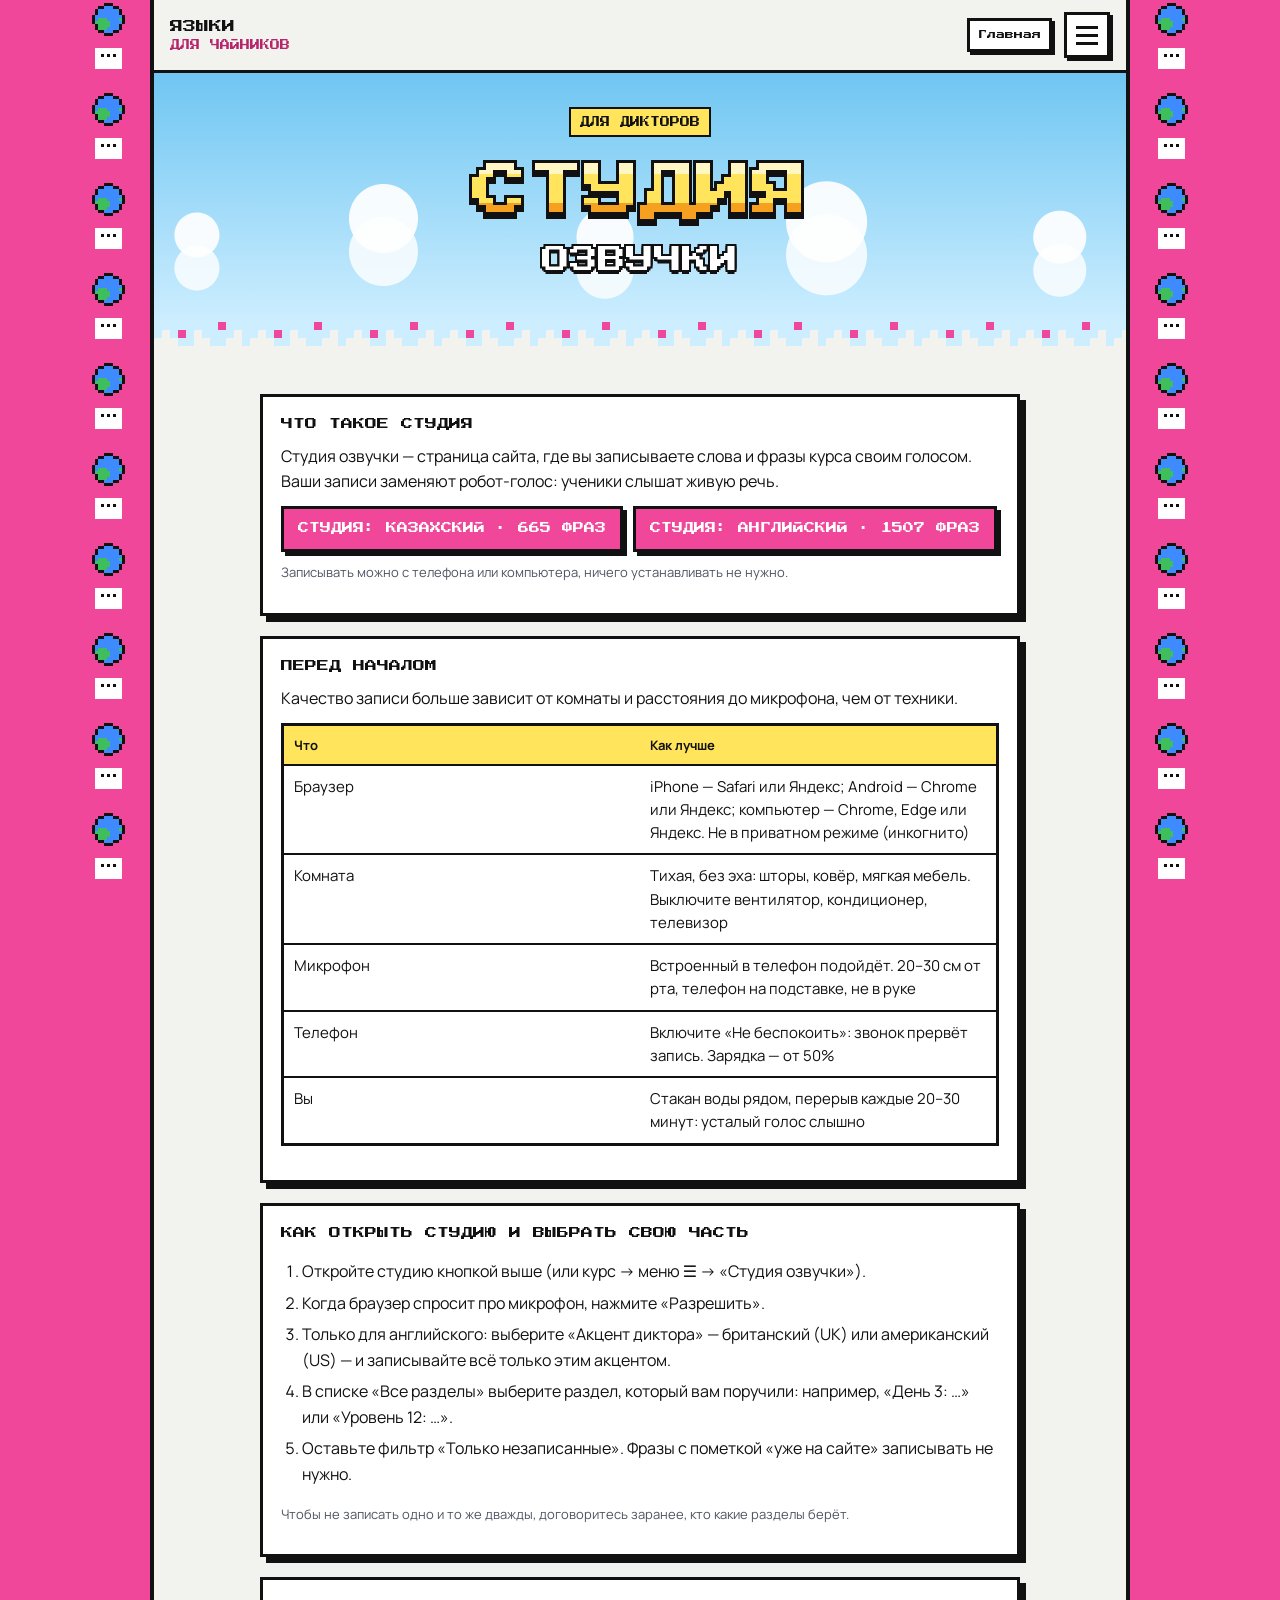
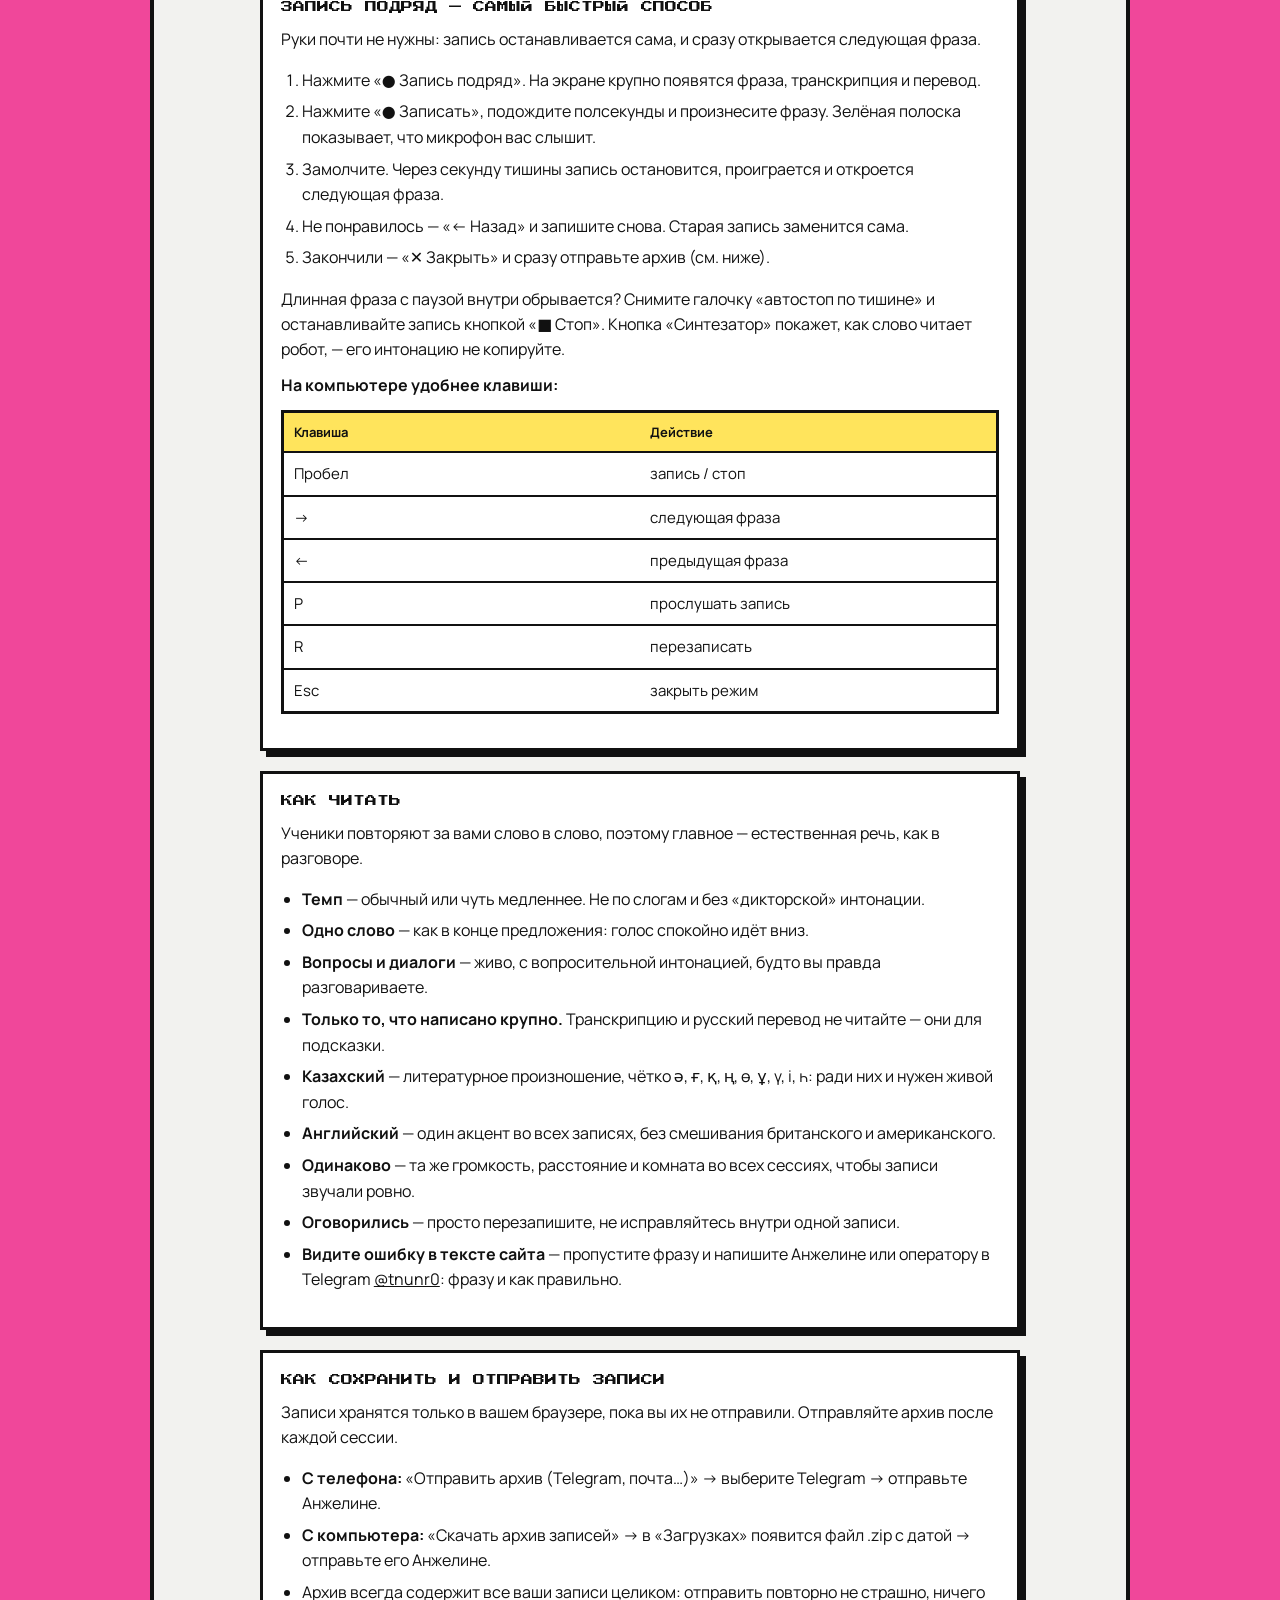
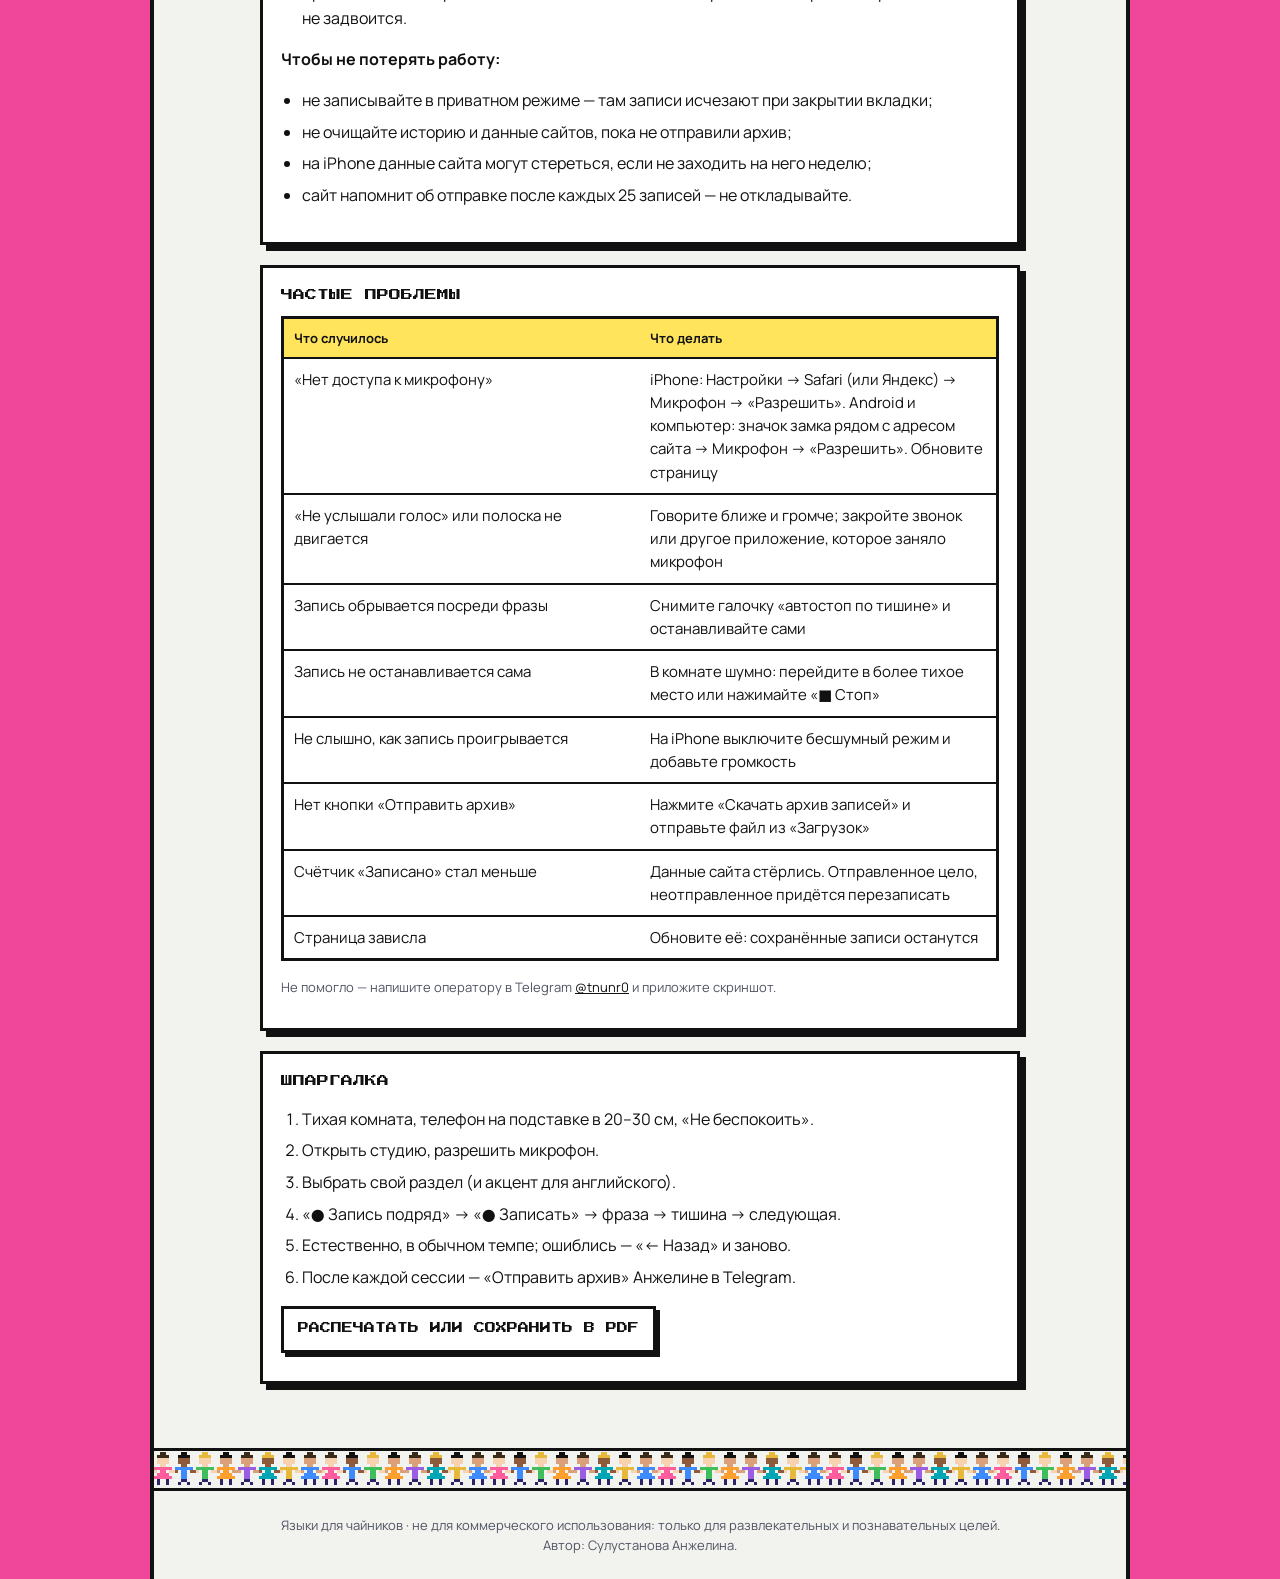
<file: dictor/index.html>
<!DOCTYPE html>
<html lang="ru">
<head>
<meta charset="UTF-8">
<meta name="viewport" content="width=device-width, initial-scale=1, viewport-fit=cover">
<title>Инструкция для дикторов — Языки для чайников</title>
<meta name="description" content="Инструкция для дикторов студии озвучки «Языки для чайников»: как записывать фразы с телефона или компьютера и отправлять архив.">
<meta name="robots" content="noindex, follow">
<link rel="preconnect" href="https://fonts.gstatic.com" crossorigin>
<link href="https://fonts.googleapis.com/css2?family=Press+Start+2P&family=Manrope:wght@400;600;700;800&display=swap" rel="stylesheet">
<link rel="stylesheet" href="../assets/platform.css">
<link rel="stylesheet" href="../assets/common.css">
<script src="../assets/tools.js"></script>
<style>
  .guide ol, .guide ul { line-height: 1.6; padding-left: 1.3em; }
  .guide li { margin-bottom: 6px; }
  .guide .row { display: flex; flex-wrap: wrap; gap: 10px; margin: 10px 0; }
  .table-wrap { overflow-x: auto; }
  @media print { .top, .drawer, .scrim, .orn-strip, footer, .no-print, .px-edge, .pf-bar { display: none !important; } .band { padding: 8px 0 !important; background: none !important; } .card { box-shadow: none !important; break-inside: avoid; } }
</style>
</head>
<body>

<header class="top">
  <a class="brand" href="../index.html"><span>Языки</span><span>для чайников</span></a>
  <nav class="top-nav" aria-label="Разделы">
    <a href="../index.html">Главная</a>
  </nav>
  <button class="burger" id="burger" type="button" aria-expanded="false" aria-controls="menu" aria-label="Открыть меню">
    <span></span><span></span><span></span>
  </button>
</header>
<div class="scrim" id="scrim" hidden></div>
<nav class="drawer" id="menu" aria-label="Главное меню">
  <p class="menu-h">Платформа</p>
  <ul class="menu-list">
    <li><a href="../index.html">Главная</a></li>
    <li><a href="../index.html#shelf">Выбор языка</a></li>
    <li><a href="../index.html#about">О проекте</a></li>
  </ul>
  <p class="menu-h">Помощь</p>
  <ul class="menu-list">
    <li><a href="../profile/index.html">Профиль</a></li>
    <li><a href="../support/index.html">Чат поддержки</a></li>
    <li><a href="../dictor/index.html" aria-current="page">Инструкция для дикторов</a></li>
  </ul>
</nav>

<main>
  <div class="band sky">
    <p class="kicker">для дикторов</p>
    <h1 class="mega"><span class="gold">СТУДИЯ</span><span class="sub">озвучки</span></h1>
  </div>
  <div class="px-edge e-sky-paper" aria-hidden="true"></div>
  <div class="band plain guide">
    <div class="card">
      <h3>Что такое студия</h3>
      <p>Студия озвучки — страница сайта, где вы записываете слова и фразы курса своим голосом. Ваши записи заменяют робот-голос: ученики слышат живую речь.</p>
      <div class="row">
        <a class="btn primary" href="../kazakh/index.html#studio">Студия: казахский · 665 фраз</a>
        <a class="btn primary" href="../english/index.html#studio">Студия: английский · 1507 фраз</a>
      </div>
      <p class="notice-small">Записывать можно с телефона или компьютера, ничего устанавливать не нужно.</p>
    </div>

    <div class="card">
      <h3>Перед началом</h3>
      <p>Качество записи больше зависит от комнаты и расстояния до микрофона, чем от техники.</p>
      <div class="table-wrap"><table class="plain">
        <tr><th>Что</th><th>Как лучше</th></tr>
        <tr><td>Браузер</td><td>iPhone — Safari или Яндекс; Android — Chrome или Яндекс; компьютер — Chrome, Edge или Яндекс. Не в приватном режиме (инкогнито)</td></tr>
        <tr><td>Комната</td><td>Тихая, без эха: шторы, ковёр, мягкая мебель. Выключите вентилятор, кондиционер, телевизор</td></tr>
        <tr><td>Микрофон</td><td>Встроенный в телефон подойдёт. 20–30 см от рта, телефон на подставке, не в руке</td></tr>
        <tr><td>Телефон</td><td>Включите «Не беспокоить»: звонок прервёт запись. Зарядка — от 50%</td></tr>
        <tr><td>Вы</td><td>Стакан воды рядом, перерыв каждые 20–30 минут: усталый голос слышно</td></tr>
      </table></div>
    </div>

    <div class="card">
      <h3>Как открыть студию и выбрать свою часть</h3>
      <ol>
        <li>Откройте студию кнопкой выше (или курс → меню ☰ → «Студия озвучки»).</li>
        <li>Когда браузер спросит про микрофон, нажмите «Разрешить».</li>
        <li>Только для английского: выберите «Акцент диктора» — британский (UK) или американский (US) — и записывайте всё только этим акцентом.</li>
        <li>В списке «Все разделы» выберите раздел, который вам поручили: например, «День 3: …» или «Уровень 12: …».</li>
        <li>Оставьте фильтр «Только незаписанные». Фразы с пометкой «уже на сайте» записывать не нужно.</li>
      </ol>
      <p class="notice-small">Чтобы не записать одно и то же дважды, договоритесь заранее, кто какие разделы берёт.</p>
    </div>

    <div class="card">
      <h3>Запись подряд — самый быстрый способ</h3>
      <p>Руки почти не нужны: запись останавливается сама, и сразу открывается следующая фраза.</p>
      <ol>
        <li>Нажмите «● Запись подряд». На экране крупно появятся фраза, транскрипция и перевод.</li>
        <li>Нажмите «● Записать», подождите полсекунды и произнесите фразу. Зелёная полоска показывает, что микрофон вас слышит.</li>
        <li>Замолчите. Через секунду тишины запись остановится, проиграется и откроется следующая фраза.</li>
        <li>Не понравилось — «← Назад» и запишите снова. Старая запись заменится сама.</li>
        <li>Закончили — «✕ Закрыть» и сразу отправьте архив (см. ниже).</li>
      </ol>
      <p>Длинная фраза с паузой внутри обрывается? Снимите галочку «автостоп по тишине» и останавливайте запись кнопкой «■ Стоп». Кнопка «Синтезатор» покажет, как слово читает робот, — его интонацию не копируйте.</p>
      <p><b>На компьютере удобнее клавиши:</b></p>
      <div class="table-wrap"><table class="plain">
        <tr><th>Клавиша</th><th>Действие</th></tr>
        <tr><td>Пробел</td><td>запись / стоп</td></tr>
        <tr><td>→</td><td>следующая фраза</td></tr>
        <tr><td>←</td><td>предыдущая фраза</td></tr>
        <tr><td>P</td><td>прослушать запись</td></tr>
        <tr><td>R</td><td>перезаписать</td></tr>
        <tr><td>Esc</td><td>закрыть режим</td></tr>
      </table></div>
    </div>

    <div class="card">
      <h3>Как читать</h3>
      <p>Ученики повторяют за вами слово в слово, поэтому главное — естественная речь, как в разговоре.</p>
      <ul>
        <li><b>Темп</b> — обычный или чуть медленнее. Не по слогам и без «дикторской» интонации.</li>
        <li><b>Одно слово</b> — как в конце предложения: голос спокойно идёт вниз.</li>
        <li><b>Вопросы и диалоги</b> — живо, с вопросительной интонацией, будто вы правда разговариваете.</li>
        <li><b>Только то, что написано крупно.</b> Транскрипцию и русский перевод не читайте — они для подсказки.</li>
        <li><b>Казахский</b> — литературное произношение, чётко ә, ғ, қ, ң, ө, ұ, ү, і, һ: ради них и нужен живой голос.</li>
        <li><b>Английский</b> — один акцент во всех записях, без смешивания британского и американского.</li>
        <li><b>Одинаково</b> — та же громкость, расстояние и комната во всех сессиях, чтобы записи звучали ровно.</li>
        <li><b>Оговорились</b> — просто перезапишите, не исправляйтесь внутри одной записи.</li>
        <li><b>Видите ошибку в тексте сайта</b> — пропустите фразу и напишите Анжелине или оператору в Telegram <a href="https://t.me/tnunr0" target="_blank" rel="noopener">@tnunr0</a>: фразу и как правильно.</li>
      </ul>
    </div>

    <div class="card">
      <h3>Как сохранить и отправить записи</h3>
      <p>Записи хранятся только в вашем браузере, пока вы их не отправили. Отправляйте архив после каждой сессии.</p>
      <ul>
        <li><b>С телефона:</b> «Отправить архив (Telegram, почта…)» → выберите Telegram → отправьте Анжелине.</li>
        <li><b>С компьютера:</b> «Скачать архив записей» → в «Загрузках» появится файл .zip с датой → отправьте его Анжелине.</li>
        <li>Архив всегда содержит все ваши записи целиком: отправить повторно не страшно, ничего не задвоится.</li>
      </ul>
      <p><b>Чтобы не потерять работу:</b></p>
      <ul>
        <li>не записывайте в приватном режиме — там записи исчезают при закрытии вкладки;</li>
        <li>не очищайте историю и данные сайтов, пока не отправили архив;</li>
        <li>на iPhone данные сайта могут стереться, если не заходить на него неделю;</li>
        <li>сайт напомнит об отправке после каждых 25 записей — не откладывайте.</li>
      </ul>
    </div>

    <div class="card">
      <h3>Частые проблемы</h3>
      <div class="table-wrap"><table class="plain">
        <tr><th>Что случилось</th><th>Что делать</th></tr>
        <tr><td>«Нет доступа к микрофону»</td><td>iPhone: Настройки → Safari (или Яндекс) → Микрофон → «Разрешить». Android и компьютер: значок замка рядом с адресом сайта → Микрофон → «Разрешить». Обновите страницу</td></tr>
        <tr><td>«Не услышали голос» или полоска не двигается</td><td>Говорите ближе и громче; закройте звонок или другое приложение, которое заняло микрофон</td></tr>
        <tr><td>Запись обрывается посреди фразы</td><td>Снимите галочку «автостоп по тишине» и останавливайте сами</td></tr>
        <tr><td>Запись не останавливается сама</td><td>В комнате шумно: перейдите в более тихое место или нажимайте «■ Стоп»</td></tr>
        <tr><td>Не слышно, как запись проигрывается</td><td>На iPhone выключите бесшумный режим и добавьте громкость</td></tr>
        <tr><td>Нет кнопки «Отправить архив»</td><td>Нажмите «Скачать архив записей» и отправьте файл из «Загрузок»</td></tr>
        <tr><td>Счётчик «Записано» стал меньше</td><td>Данные сайта стёрлись. Отправленное цело, неотправленное придётся перезаписать</td></tr>
        <tr><td>Страница зависла</td><td>Обновите её: сохранённые записи останутся</td></tr>
      </table></div>
      <p class="notice-small">Не помогло — напишите оператору в Telegram <a href="https://t.me/tnunr0" target="_blank" rel="noopener">@tnunr0</a> и приложите скриншот.</p>
    </div>

    <div class="card">
      <h3>Шпаргалка</h3>
      <ol>
        <li>Тихая комната, телефон на подставке в 20–30 см, «Не беспокоить».</li>
        <li>Открыть студию, разрешить микрофон.</li>
        <li>Выбрать свой раздел (и акцент для английского).</li>
        <li>«● Запись подряд» → «● Записать» → фраза → тишина → следующая.</li>
        <li>Естественно, в обычном темпе; ошиблись — «← Назад» и заново.</li>
        <li>После каждой сессии — «Отправить архив» Анжелине в Telegram.</li>
      </ol>
      <div class="row no-print"><button class="btn" type="button" onclick="window.print()">Распечатать или сохранить в PDF</button></div>
    </div>
  </div>
</main>
<div class="orn-strip" aria-hidden="true"></div>
<footer>Языки для чайников · не для коммерческого использования: только для развлекательных и познавательных целей.<br>Автор: Сулустанова Анжелина.</footer>
<script src="../assets/platform.js"></script>
<script>
(function () {
  var burger = document.getElementById("burger"), drawer = document.getElementById("menu"), scrim = document.getElementById("scrim");
  function setMenu(o) { drawer.classList.toggle("open", o); scrim.hidden = !o; burger.setAttribute("aria-expanded", String(o)); burger.setAttribute("aria-label", o ? "Закрыть меню" : "Открыть меню"); }
  burger.addEventListener("click", function () { setMenu(!drawer.classList.contains("open")); });
  scrim.addEventListener("click", function () { setMenu(false); });
  drawer.addEventListener("click", function (e) { if (e.target.closest("a")) setMenu(false); });
  document.addEventListener("keydown", function (e) { if (e.key === "Escape") setMenu(false); });
})();
</script>
</body>
</html>
</file>
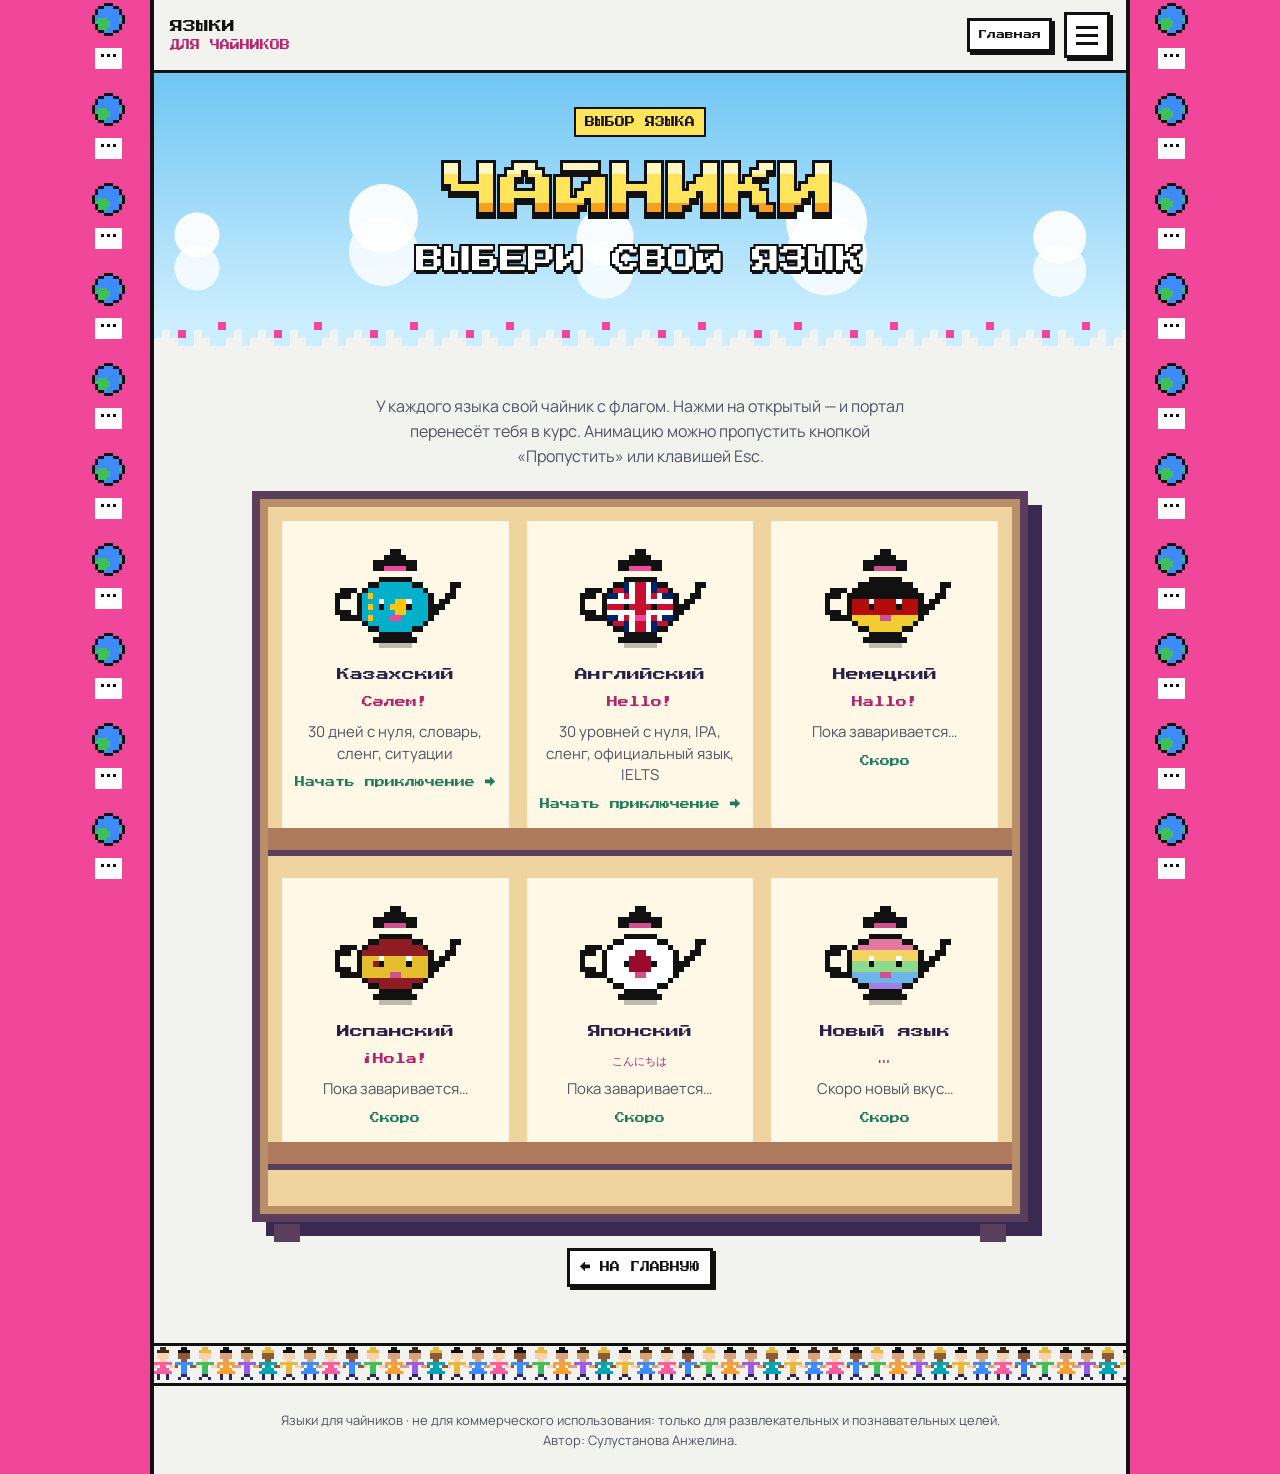
<file: languages/index.html>
<!DOCTYPE html>
<html lang="ru">
<head>
<meta charset="UTF-8">
<meta name="viewport" content="width=device-width, initial-scale=1, viewport-fit=cover">
<title>Выбор языка — Языки для чайников</title>
<meta name="description" content="Выберите курс: Казахский для чайников или Английский для чайников. Бесплатно, с нуля. Некоммерческий студенческий проект.">
<meta name="robots" content="index, follow">
<link rel="preconnect" href="https://fonts.gstatic.com" crossorigin>
<link href="https://fonts.googleapis.com/css2?family=Press+Start+2P&family=Manrope:wght@400;600;700;800&display=swap" rel="stylesheet">
<link rel="stylesheet" href="../assets/platform.css">
<link rel="stylesheet" href="../assets/common.css">
<script src="../assets/tools.js"></script>
</head>
<body>

<header class="top">
  <a class="brand" href="../index.html"><span>Языки</span><span>для чайников</span></a>
  <nav class="top-nav" aria-label="Разделы">
    <a href="../index.html">Главная</a>
  </nav>
  <button class="burger" id="burger" type="button" aria-expanded="false" aria-controls="menu" aria-label="Открыть меню">
    <span></span><span></span><span></span>
  </button>
</header>
<div class="scrim" id="scrim" hidden></div>
<nav class="drawer" id="menu" aria-label="Главное меню">
  <p class="menu-h">Платформа</p>
  <ul class="menu-list">
    <li><a href="../index.html">Главная</a></li>
    <li><a href="../index.html#shelf" aria-current="page">Выбор языка</a></li>
    <li><a href="../index.html#about">О проекте</a></li>
  </ul>
  <p class="menu-h">Помощь</p>
  <ul class="menu-list">
    <li><a href="../profile/index.html">Профиль</a></li>
    <li><a href="../support/index.html">Чат поддержки</a></li>
    <li><a href="../dictor/index.html">Инструкция для дикторов</a></li>
  </ul>
</nav>

<main>
  <div class="band sky">
    <p class="kicker">выбор языка</p>
    <h1 class="mega"><span class="gold">ЧАЙНИКИ</span><span class="sub">выбери свой язык</span></h1>
  </div>
  <div class="px-edge e-sky-paper" aria-hidden="true"></div>
  <div class="band plain shelf-band">
    <p class="sub-shelf">У каждого языка свой чайник с флагом. Нажми на открытый — и портал перенесёт тебя в курс. Анимацию можно пропустить кнопкой «Пропустить» или клавишей Esc.</p>
    <div class="cupboard"><div id="shelfBox"></div><span class="feet" aria-hidden="true"></span></div>
    <p><a class="btn small" href="../index.html">← На главную</a></p>
  </div>
</main>
<div class="orn-strip" aria-hidden="true"></div>
<footer>Языки для чайников · не для коммерческого использования: только для развлекательных и познавательных целей.<br>Автор: Сулустанова Анжелина.</footer>

<script src="../assets/platform.js"></script>
<script>
(function () {
  var L = window.LDC;
  L.renderShelf(document.getElementById("shelfBox"), "../");
  var burger = document.getElementById("burger"), drawer = document.getElementById("menu"), scrim = document.getElementById("scrim");
  function setMenu(o) { drawer.classList.toggle("open", o); scrim.hidden = !o; burger.setAttribute("aria-expanded", String(o)); burger.setAttribute("aria-label", o ? "Закрыть меню" : "Открыть меню"); }
  burger.addEventListener("click", function () { setMenu(!drawer.classList.contains("open")); });
  scrim.addEventListener("click", function () { setMenu(false); });
  drawer.addEventListener("click", function (e) { if (e.target.closest("a")) setMenu(false); });
  document.addEventListener("keydown", function (e) { if (e.key === "Escape") setMenu(false); });
  // при возврате кнопкой «Назад» убрать остатки портала
  window.addEventListener("pageshow", function () { var x = document.querySelectorAll(".portal-layer"); for (var i = 0; i < x.length; i++) x[i].remove(); var h = document.querySelectorAll(".tp-hit"); for (var j = 0; j < h.length; j++) h[j].classList.remove("tp-hit"); });
})();
</script>
</body>
</html>
</file>
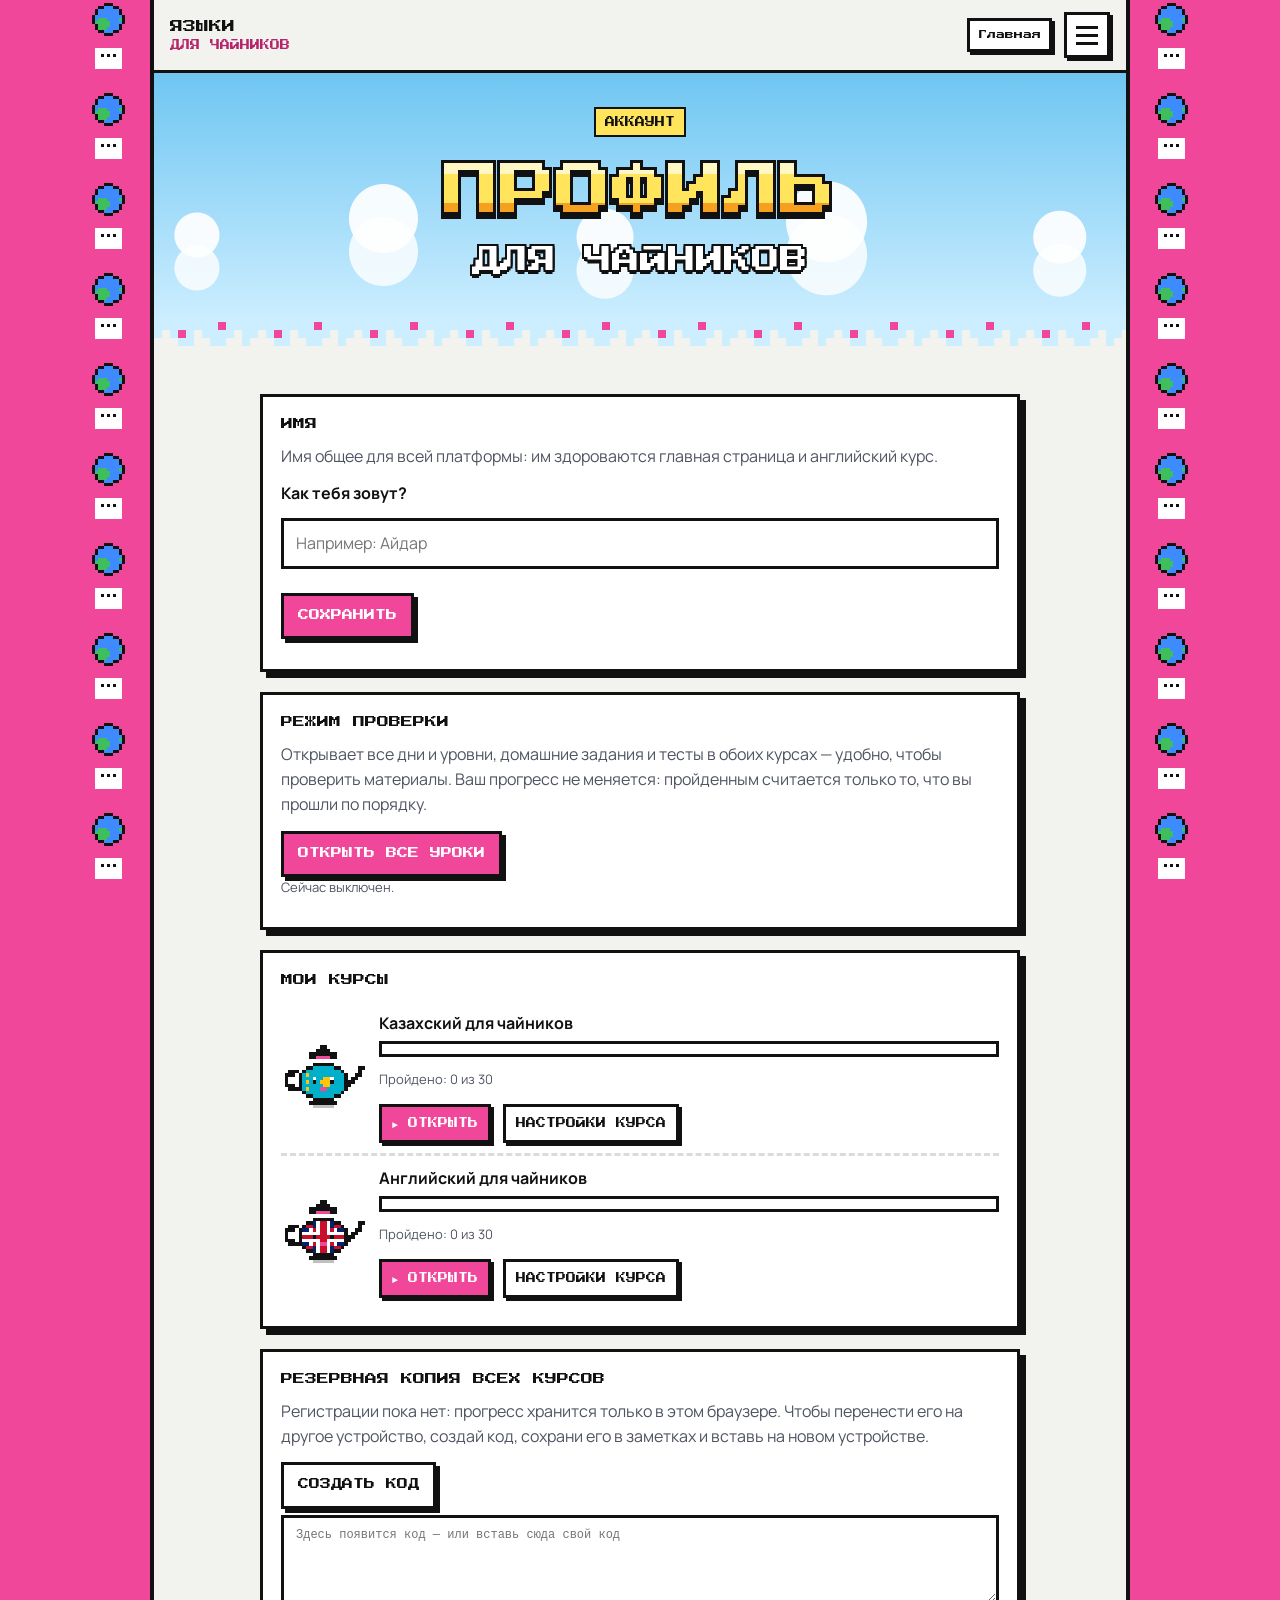
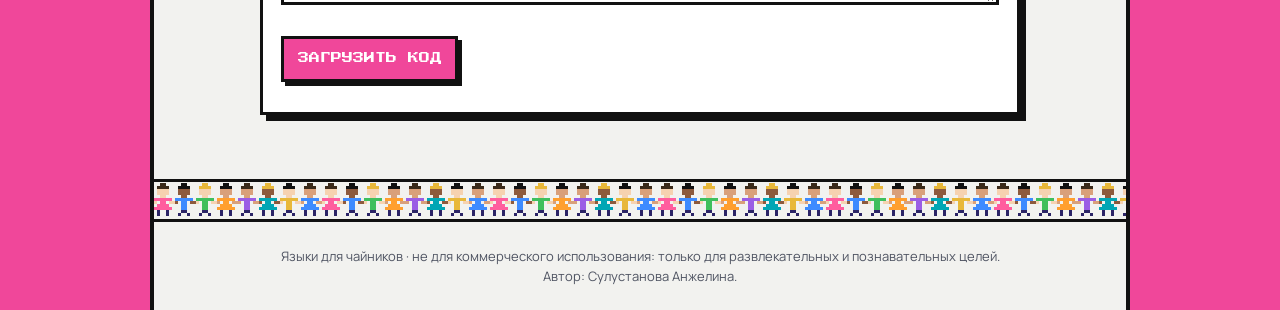
<file: profile/index.html>
<!DOCTYPE html>
<html lang="ru">
<head>
<meta charset="UTF-8">
<meta name="viewport" content="width=device-width, initial-scale=1, viewport-fit=cover">
<title>Профиль — Языки для чайников</title>
<meta name="description" content="Профиль на платформе Языки для чайников: имя, прогресс по курсам и резервная копия.">
<meta name="robots" content="index, follow">
<link rel="preconnect" href="https://fonts.gstatic.com" crossorigin>
<link href="https://fonts.googleapis.com/css2?family=Press+Start+2P&family=Manrope:wght@400;600;700;800&display=swap" rel="stylesheet">
<link rel="stylesheet" href="../assets/platform.css">
<link rel="stylesheet" href="../assets/common.css">
<script src="../assets/tools.js"></script>
</head>
<body>

<header class="top">
  <a class="brand" href="../index.html"><span>Языки</span><span>для чайников</span></a>
  <nav class="top-nav" aria-label="Разделы">
    <a href="../index.html">Главная</a>
  </nav>
  <button class="burger" id="burger" type="button" aria-expanded="false" aria-controls="menu" aria-label="Открыть меню">
    <span></span><span></span><span></span>
  </button>
</header>
<div class="scrim" id="scrim" hidden></div>
<nav class="drawer" id="menu" aria-label="Главное меню">
  <p class="menu-h">Платформа</p>
  <ul class="menu-list">
    <li><a href="../index.html">Главная</a></li>
    <li><a href="../index.html#shelf">Выбор языка</a></li>
    <li><a href="../index.html#about">О проекте</a></li>
  </ul>
  <p class="menu-h">Помощь</p>
  <ul class="menu-list">
    <li><a href="../profile/index.html" aria-current="page">Профиль</a></li>
    <li><a href="../support/index.html">Чат поддержки</a></li>
    <li><a href="../dictor/index.html">Инструкция для дикторов</a></li>
  </ul>
</nav>

<main>
  <div class="band sky">
    <p class="kicker">аккаунт</p>
    <h1 class="mega"><span class="gold">ПРОФИЛЬ</span><span class="sub">для чайников</span></h1>
  </div>
  <div class="px-edge e-sky-paper" aria-hidden="true"></div>
  <div class="band plain">
    <div class="card">
      <h3>Имя</h3>
      <p class="muted">Имя общее для всей платформы: им здороваются главная страница и английский курс.</p>
      <div class="field"><label for="pfName"><b>Как тебя зовут?</b></label><input class="pg-field" type="text" id="pfName" maxlength="40" placeholder="Например: Айдар"></div>
      <div class="row"><button class="btn primary" id="pfSave" type="button">Сохранить</button></div>
      <p class="notice-small" id="pfOut" aria-live="polite"></p>
    </div>
    <div id="pfCheck"></div>
    <div class="card">
      <h3>Мои курсы</h3>
      <div id="pfCourses"></div>
    </div>
    <div class="card">
      <h3>Резервная копия всех курсов</h3>
      <p class="muted">Регистрации пока нет: прогресс хранится только в этом браузере. Чтобы перенести его на другое устройство, создай код, сохрани его в заметках и вставь на новом устройстве.</p>
      <div class="row"><button class="btn" id="bkMake" type="button">Создать код</button></div>
      <textarea class="pg-field code" id="bkCode" rows="4" aria-label="Код резервной копии" placeholder="Здесь появится код — или вставь сюда свой код"></textarea>
      <div class="row"><button class="btn primary" id="bkLoad" type="button">Загрузить код</button></div>
      <div id="bkAsk"></div>
      <p class="notice-small" id="bkOut" aria-live="polite"></p>
    </div>
  </div>
</main>
<div class="orn-strip" aria-hidden="true"></div>
<footer>Языки для чайников · не для коммерческого использования: только для развлекательных и познавательных целей.<br>Автор: Сулустанова Анжелина.</footer>
<script src="../assets/platform.js"></script>
<script>
(function () {
  var burger = document.getElementById("burger"), drawer = document.getElementById("menu"), scrim = document.getElementById("scrim");
  function setMenu(o) { drawer.classList.toggle("open", o); scrim.hidden = !o; burger.setAttribute("aria-expanded", String(o)); burger.setAttribute("aria-label", o ? "Закрыть меню" : "Открыть меню"); }
  burger.addEventListener("click", function () { setMenu(!drawer.classList.contains("open")); });
  scrim.addEventListener("click", function () { setMenu(false); });
  drawer.addEventListener("click", function (e) { if (e.target.closest("a")) setMenu(false); });
  document.addEventListener("keydown", function (e) { if (e.key === "Escape") setMenu(false); });
})();
(function () {
  var L = window.LDC, $ = function (id) { return document.getElementById(id); };
  $("pfName").value = L.profile().name || "";
  $("pfSave").addEventListener("click", function () { L.setProfile({ name: $("pfName").value.trim() }); $("pfOut").textContent = "Сохранено."; });
  var SETTINGS = { kz: "kazakh/index.html#account", en: "english/index.html#profile" };
  $("pfCourses").innerHTML = L.LANGS.filter(function (l) { return l.status === "open"; }).map(function (l) {
    var p = L.progressOf(l), pct = Math.round(p.done / p.total * 100);
    return '<div class="pf-course">' + L.teapotSVG(l.id, l.name) + '<div><b>' + l.course + '</b><div class="pbar" role="progressbar" aria-valuemin="0" aria-valuemax="' + p.total + '" aria-valuenow="' + p.done + '" aria-label="Пройдено"><i style="width:' + pct + '%"></i></div>' +
      '<p class="notice-small">Пройдено: ' + p.done + ' из ' + p.total + '</p><div class="row"><a class="btn small primary" href="../' + l.path + '">► Открыть</a><a class="btn small" href="../' + SETTINGS[l.id] + '">Настройки курса</a></div></div></div>';
  }).join("");
  var KEY = /^(kz_v3_|en_v1_|ldc_)/;
  $("bkMake").addEventListener("click", function () {
    try {
      var o = {}; for (var i = 0; i < localStorage.length; i++) { var k = localStorage.key(i); if (KEY.test(k)) o[k] = localStorage.getItem(k); }
      $("bkCode").value = btoa(unescape(encodeURIComponent(JSON.stringify({ ldc: 1, data: o }))));
      $("bkCode").select(); $("bkOut").textContent = "Код готов (" + Object.keys(o).length + " записей). Скопируй его целиком.";
    } catch (e) { $("bkOut").textContent = "Не получилось создать код: браузер не даёт доступ к хранилищу."; }
  });
  $("bkLoad").addEventListener("click", function () {
    var d; try { d = JSON.parse(decodeURIComponent(escape(atob($("bkCode").value.trim())))); } catch (e) { d = null; }
    if (!d || d.ldc !== 1 || !d.data) { $("bkOut").textContent = "Код не подходит. Проверь, что он скопирован целиком."; return; }
    var keys = Object.keys(d.data).filter(function (k) { return KEY.test(k); });
    var ask = $("bkAsk"); ask.innerHTML = '<p class="notice-small"><b>Заменить текущий прогресс данными из кода?</b> (' + keys.length + ' записей)</p><div class="row"><button class="btn primary" type="button" id="bkYes">Да, заменить</button><button class="btn" type="button" id="bkNo">Отмена</button></div>';
    $("bkNo").onclick = function () { ask.innerHTML = ""; };
    $("bkYes").onclick = function () { try { keys.forEach(function (k) { localStorage.setItem(k, d.data[k]); }); ask.innerHTML = ""; $("bkOut").textContent = "Прогресс восстановлен."; setTimeout(function () { location.reload(); }, 700); } catch (e) { $("bkOut").textContent = "Не получилось сохранить."; } };
  });
})();
</script>
<script>LDCCheck.card(document.getElementById("pfCheck"));</script>
</body>
</html>
</file>
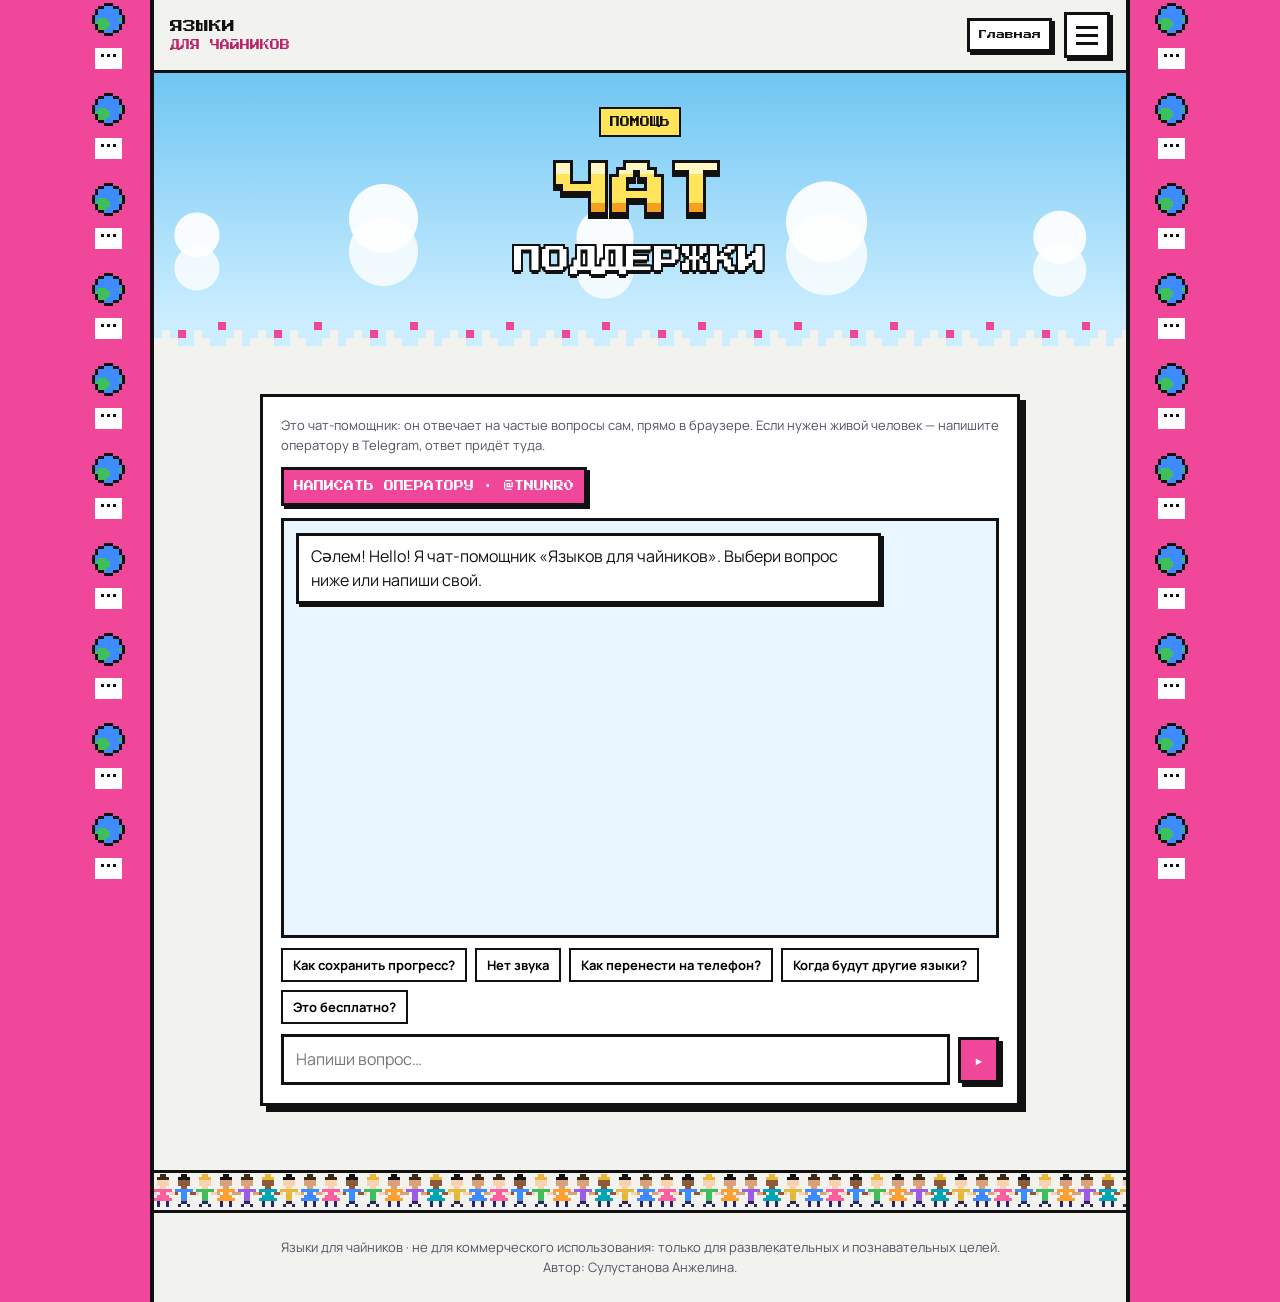
<file: support/index.html>
<!DOCTYPE html>
<html lang="ru">
<head>
<meta charset="UTF-8">
<meta name="viewport" content="width=device-width, initial-scale=1, viewport-fit=cover">
<title>Чат поддержки — Языки для чайников</title>
<meta name="description" content="Чат поддержки Языки для чайников: ответы на частые вопросы о курсах, прогрессе, озвучке и микрофоне.">
<meta name="robots" content="index, follow">
<link rel="preconnect" href="https://fonts.gstatic.com" crossorigin>
<link href="https://fonts.googleapis.com/css2?family=Press+Start+2P&family=Manrope:wght@400;600;700;800&display=swap" rel="stylesheet">
<link rel="stylesheet" href="../assets/platform.css">
<link rel="stylesheet" href="../assets/common.css">
<script src="../assets/tools.js"></script>
</head>
<body>

<header class="top">
  <a class="brand" href="../index.html"><span>Языки</span><span>для чайников</span></a>
  <nav class="top-nav" aria-label="Разделы">
    <a href="../index.html">Главная</a>
  </nav>
  <button class="burger" id="burger" type="button" aria-expanded="false" aria-controls="menu" aria-label="Открыть меню">
    <span></span><span></span><span></span>
  </button>
</header>
<div class="scrim" id="scrim" hidden></div>
<nav class="drawer" id="menu" aria-label="Главное меню">
  <p class="menu-h">Платформа</p>
  <ul class="menu-list">
    <li><a href="../index.html">Главная</a></li>
    <li><a href="../index.html#shelf">Выбор языка</a></li>
    <li><a href="../index.html#about">О проекте</a></li>
  </ul>
  <p class="menu-h">Помощь</p>
  <ul class="menu-list">
    <li><a href="../profile/index.html">Профиль</a></li>
    <li><a href="../support/index.html" aria-current="page">Чат поддержки</a></li>
    <li><a href="../dictor/index.html">Инструкция для дикторов</a></li>
  </ul>
</nav>

<main>
  <div class="band sky">
    <p class="kicker">помощь</p>
    <h1 class="mega"><span class="gold">ЧАТ</span><span class="sub">поддержки</span></h1>
  </div>
  <div class="px-edge e-sky-paper" aria-hidden="true"></div>
  <div class="band plain">
    <div class="card chat-card">
      <p class="notice-small">Это чат-помощник: он отвечает на частые вопросы сам, прямо в браузере. Если нужен живой человек — напишите оператору в Telegram, ответ придёт туда.</p>
      <p><a class="btn primary small" href="https://t.me/tnunr0" target="_blank" rel="noopener">Написать оператору · @tnunr0</a></p>
      <div class="chat-log" id="chatLog" role="log" aria-live="polite"></div>
      <div class="chat-chips" id="chatChips"></div>
      <form class="chat-form" id="chatForm"><input class="pg-field" id="chatIn" type="text" autocomplete="off" placeholder="Напиши вопрос…" aria-label="Вопрос"><button class="btn primary" type="submit">►</button></form>
    </div>
  </div>
</main>
<div class="orn-strip" aria-hidden="true"></div>
<footer>Языки для чайников · не для коммерческого использования: только для развлекательных и познавательных целей.<br>Автор: Сулустанова Анжелина.</footer>
<script src="../assets/platform.js"></script>
<script>
(function () {
  var burger = document.getElementById("burger"), drawer = document.getElementById("menu"), scrim = document.getElementById("scrim");
  function setMenu(o) { drawer.classList.toggle("open", o); scrim.hidden = !o; burger.setAttribute("aria-expanded", String(o)); burger.setAttribute("aria-label", o ? "Закрыть меню" : "Открыть меню"); }
  burger.addEventListener("click", function () { setMenu(!drawer.classList.contains("open")); });
  scrim.addEventListener("click", function () { setMenu(false); });
  drawer.addEventListener("click", function (e) { if (e.target.closest("a")) setMenu(false); });
  document.addEventListener("keydown", function (e) { if (e.key === "Escape") setMenu(false); });
})();
(function () {
  var log = document.getElementById("chatLog"), form = document.getElementById("chatForm"), inp = document.getElementById("chatIn"), chips = document.getElementById("chatChips");
  var FAQ = [
    { k: ["прогресс", "сохран", "пропал", "исчез", "сброс"], a: "Прогресс хранится в этом браузере, отдельно для каждого языка. Он пропадёт, если очистить данные сайта или открыть его в другом браузере. Чтобы не потерять его, создай код в разделе <a href=\"../profile/index.html\">Профиль</a> и сохрани в заметках." },
    { k: ["телефон", "устройств", "перенес", "компьютер", "ноутбук"], a: "Чтобы перенести прогресс: на старом устройстве открой <a href=\"../profile/index.html\">Профиль</a> → «Создать код», скопируй его, а на новом устройстве вставь код и нажми «Загрузить код»." },
    { k: ["звук", "озвуч", "голос", "не слыш", "аудио", "диктор"], a: "Озвучка идёт через голос твоего браузера или телефона. Лучше всего работает в Chrome, Edge и Safari. Если звука нет, проверь громкость и беззвучный режим. Если голос не тот, в настройках английского курса можно выбрать британское или американское произношение." },
    { k: ["микрофон", "произнош", "скажи", "распозна"], a: "Кнопка «🎙 Скажи» появляется только там, где браузер умеет распознавать речь (Chrome, Edge). Разреши доступ к микрофону, когда браузер спросит. Оценка примерная — это подсказка, а не экзамен." },
    { k: ["немецк", "испанск", "японск", "француз", "новый язык", "другие язык", "когда"], a: "Немецкий, испанский, японский и другие языки появятся позже — их чайники уже стоят на полке с пометкой «Скоро». Пока открыты казахский и английский." },
    { k: ["бесплат", "цена", "стоит", "оплат", "деньг", "платн"], a: "Сайт полностью бесплатный и некоммерческий: только для развлекательных и познавательных целей. Здесь нет рекламы и платных разделов." },
    { k: ["кто", "автор", "сделал", "создал"], a: "Сайт сделала студентка, которая поступила учиться в Республику Казахстан. Казахский и английский для автора не родные, поэтому в текстах возможны ошибки. Автор: Сулустанова Анжелина." },
    { k: ["начать", "с чего", "новичок", "нул", "уровень"], a: "Начни с главной: нажми «Выбрать язык» и выбери чайник. Оба курса рассчитаны на старт с нуля: в казахском — 30 дней, в английском — 30 уровней до A2. Лучше заниматься понемногу каждый день." },
    { k: ["оператор", "человек", "живой", "телеграм", "telegram"], a: "Живой оператор отвечает в Telegram: @tnunr0. Нажми «Написать оператору» вверху страницы." },
    { k: ["ошибк", "неправильн", "опечат", "неверн"], a: "Если нашёл ошибку в уроке, запомни номер дня или уровня и само слово. Напиши оператору в Telegram: @tnunr0 — кнопка вверху страницы." },
    { k: ["портал", "анимац", "пропуст"], a: "Анимацию портала можно пропустить кнопкой «Пропустить ►» внизу экрана или клавишей Esc. Если в системе включено «уменьшение движения», портал заменяется коротким затемнением." },
    { k: ["сертификат", "экзамен", "диплом"], a: "Сайт не выдаёт сертификатов и не заменяет учителя. Он помогает дойти до базового уровня самостоятельно." }
  ];
  var QUICK = ["Как сохранить прогресс?", "Нет звука", "Как перенести на телефон?", "Когда будут другие языки?", "Это бесплатно?"];
  function add(who, html) { var d = document.createElement("div"); d.className = "msg " + who; d.innerHTML = html; log.appendChild(d); log.scrollTop = log.scrollHeight; }
  function esc(s) { return s.replace(/[&<>]/g, function (c) { return { "&": "&amp;", "<": "&lt;", ">": "&gt;" }[c]; }); }
  function answer(q) {
    var t = q.toLowerCase().replace(/ё/g, "е"), best = null, score = 0;
    FAQ.forEach(function (f) { var s = 0; f.k.forEach(function (k) { if (t.indexOf(k) >= 0) s++; }); if (s > score) { score = s; best = f; } });
    if (/^(привет|здравств|салем|сәлем|hello|hi)/.test(t)) return "Привет! Спроси про прогресс, озвучку, микрофон, перенос на другое устройство или новые языки.";
    return best ? best.a : "Не нашла ответа на этот вопрос. Попробуй спросить по-другому или выбери вопрос из подсказок ниже. Живой поддержки пока нет.";
  }
  function ask(q) { add("me", esc(q)); setTimeout(function () { add("bot", answer(q)); }, 350); }
  QUICK.forEach(function (q) { var b = document.createElement("button"); b.type = "button"; b.className = "chip-q"; b.textContent = q; b.onclick = function () { ask(q); }; chips.appendChild(b); });
  form.addEventListener("submit", function (e) { e.preventDefault(); var q = inp.value.trim(); if (!q) return; inp.value = ""; ask(q); });
  add("bot", "Сәлем! Hello! Я чат-помощник «Языков для чайников». Выбери вопрос ниже или напиши свой.");
})();
</script>
</body>
</html>
</file>
<file: assets/platform.css>
:root {
    --paper: #f2f2ef; --ink: #111; --pink: #f0479a; --pink-d: #b8246a; --green: #3dbe4a; --green-d: #1d7a2a;
    --yellow: #ffe45c; --blue: #6f8cff; --white: #fff; --muted: #4f5462; --sky1: #6fc6f2; --sky2: #cdeeff;
    --pixel: "Press Start 2P", "Courier New", monospace;
    --body: "Manrope", system-ui, -apple-system, "Segoe UI", sans-serif;
    box-sizing: border-box;
  }
  * { box-sizing: border-box; }
  [hidden] { display: none !important; }
  html { scroll-behavior: smooth; }
  body { margin: 0; background: var(--paper); color: var(--ink); font: 16px/1.55 var(--body); }
  h1, h2, h3 { margin: 0; line-height: 1.2; }
  p { margin: 0 0 12px; }
  .muted { color: var(--muted); }
  a { color: var(--ink); }

  /* Шапка и меню */
  .top { position: sticky; top: 0; z-index: 20; display: flex; align-items: center; gap: 12px; padding: 12px 16px; background: var(--paper); border-bottom: 3px solid var(--ink); }
  .brand { font-family: var(--pixel); font-size: 14px; flex: 1; text-decoration: none; }
  .streak { font-family: var(--pixel); font-size: 12px; background: var(--yellow); border: 2px solid var(--ink); padding: 6px 10px; white-space: nowrap; }
  .burger { width: 46px; height: 46px; border: 3px solid var(--ink); background: var(--white); cursor: pointer; display: flex; flex-direction: column; align-items: center; justify-content: center; gap: 5px; box-shadow: 3px 3px 0 var(--ink); }
  .burger span { display: block; width: 22px; height: 3px; background: var(--ink); transition: transform .2s ease, opacity .2s ease; }
  .burger[aria-expanded="true"] span:nth-child(1) { transform: translateY(8px) rotate(45deg); }
  .burger[aria-expanded="true"] span:nth-child(2) { opacity: 0; }
  .burger[aria-expanded="true"] span:nth-child(3) { transform: translateY(-8px) rotate(-45deg); }
  .scrim { position: fixed; inset: 0; background: rgba(0,0,0,.35); z-index: 25; }
  .drawer { position: fixed; top: 0; right: 0; height: 100%; width: min(320px, 86vw); z-index: 30; background: var(--white); border-left: 3px solid var(--ink); padding: 84px 18px 20px; transform: translateX(100%); transition: transform .25s ease; overflow-y: auto; }
  .drawer.open { transform: translateX(0); }
  .drawer ul { list-style: none; margin: 0; padding: 0; display: grid; gap: 10px; }
  .drawer a { display: block; padding: 12px 14px; border: 3px solid var(--ink); text-decoration: none; font-weight: 800; background: var(--white); box-shadow: 3px 3px 0 var(--ink); }
  .drawer a:hover, .drawer a:focus-visible, .drawer a[aria-current="page"] { background: var(--pink); color: var(--white); outline: none; }

  /* Виды */
  .view { max-width: 900px; margin: 0 auto; padding: 22px 16px 70px; animation: fadeUp .3s steps(4) both; }
  @keyframes fadeUp { from { opacity: 0; transform: translateY(8px); } to { opacity: 1; transform: none; } }
  .h-pixel { font-family: var(--pixel); font-size: clamp(24px, 5vw, 38px); line-height: 1.1; margin-bottom: 14px; }
  .card { background: var(--white); border: 3px solid var(--ink); box-shadow: 6px 6px 0 var(--ink); padding: 18px; margin-bottom: 20px; }
  .card h3 { font-family: var(--pixel); font-size: 17px; margin-bottom: 8px; }
  .grid2 { display: grid; grid-template-columns: 1fr 1fr; gap: 18px; }
  @media (max-width: 720px) { .grid2 { grid-template-columns: 1fr; } }

  .btn { font-family: var(--pixel); font-size: 14px; border: 3px solid var(--ink); background: var(--white); color: var(--ink); padding: 12px 16px; cursor: pointer; box-shadow: 4px 4px 0 var(--ink); text-decoration: none; display: inline-block; transition: transform .08s, box-shadow .08s; }
  .btn:active { transform: translate(3px, 3px); box-shadow: 1px 1px 0 var(--ink); }
  .btn.primary { background: var(--pink); color: var(--white); }
  .btn.green { background: var(--green); color: var(--white); }
  .btn:disabled { opacity: .45; cursor: default; transform: none; box-shadow: 4px 4px 0 var(--ink); }
  .btn.small { font-size: 12px; padding: 8px 12px; box-shadow: 3px 3px 0 var(--ink); }
  .row { display: flex; flex-wrap: wrap; gap: 12px; align-items: center; margin-top: 14px; }
  .field { display: grid; gap: 6px; margin-bottom: 14px; }
  input[type="time"], input[type="number"], input[type="text"], select, textarea { font: inherit; padding: 10px 12px; border: 3px solid var(--ink); background: var(--white); color: var(--ink); width: 100%; }
  textarea { min-height: 84px; resize: vertical; }
  .weekdays { display: flex; flex-wrap: wrap; gap: 8px; }
  .weekdays label { display: inline-flex; align-items: center; gap: 6px; border: 3px solid var(--ink); padding: 7px 10px; background: var(--white); font-weight: 700; cursor: pointer; }
  .weekdays input { accent-color: var(--pink); width: 16px; height: 16px; }
  table.sched { width: 100%; border-collapse: collapse; }
  table.sched th, table.sched td { text-align: left; padding: 10px; border-bottom: 2px solid var(--ink); font-size: 15px; }
  table.sched th { font-family: var(--pixel); font-size: 12px; background: var(--yellow); }
  .tag { display: inline-block; font-family: var(--pixel); font-size: 11px; padding: 3px 8px; border: 2px solid var(--ink); margin-bottom: 8px; background: var(--yellow); }
  .tag.slang { background: var(--ink); color: var(--paper); }
  .seg { display: inline-flex; gap: 8px; margin-bottom: 16px; }
  .seg button { font-family: var(--pixel); font-size: 12px; border: 3px solid var(--ink); background: var(--white); padding: 9px 12px; cursor: pointer; box-shadow: 3px 3px 0 var(--ink); }
  .seg button[aria-pressed="true"] { background: var(--pink); color: var(--white); }
  .kk { font-weight: 800; font-size: 17px; margin: 0 0 2px; }
  .tr { color: var(--muted); font-style: italic; margin: 0; }
  .out { margin-top: 12px; padding: 12px 14px; border-left: 5px solid var(--green); background: #eaf9ec; white-space: pre-wrap; min-height: 3em; }
  .notice { font-size: 14px; color: var(--muted); margin-top: 10px; }
  .btn.mic.listening { animation: blink .8s steps(2, start) infinite; }
  @keyframes blink { to { visibility: hidden; } }

  /* Стартовая */
  .hero { position: relative; overflow: hidden; background: linear-gradient(var(--sky1), var(--sky2)); border: 3px solid var(--ink); box-shadow: 6px 6px 0 var(--ink); padding: 44px 22px 40px; text-align: center; margin-bottom: 26px; }
  .hero::before { content: ""; position: absolute; left: -10%; width: 120%; height: 110px; top: 40px; pointer-events: none; background: radial-gradient(circle at 15% 60%, #fff 0 22px, transparent 23px), radial-gradient(circle at 32% 45%, #fff 0 34px, transparent 35px), radial-gradient(circle at 50% 62%, #fff 0 28px, transparent 29px), radial-gradient(circle at 68% 48%, #fff 0 40px, transparent 41px), radial-gradient(circle at 86% 62%, #fff 0 26px, transparent 27px); animation: drift 46s linear infinite alternate; opacity: .9; }
  @keyframes drift { from { transform: translateX(-24px); } to { transform: translateX(24px); } }
  .hero h1 { position: relative; font-family: var(--pixel); font-size: clamp(34px, 8vw, 66px); line-height: 1.02; text-shadow: 4px 4px 0 var(--white); }
  .hero h1 span { color: var(--pink); display: block; }
  .hero p { position: relative; max-width: 56ch; margin: 16px auto 22px; background: var(--white); border: 3px solid var(--ink); padding: 12px 16px; text-align: left; }
  .big-btn { font-size: 18px; padding: 16px 26px; box-shadow: 6px 6px 0 var(--ink); }
  .big-btn .blink { animation: blink 1s steps(2, start) infinite; }
  .info-list { display: grid; gap: 12px; margin: 22px 0 0; }
  .info-list div { background: var(--white); border: 3px solid var(--ink); padding: 12px 14px; }

  /* План (карта дней) */
  .unit { margin-bottom: 22px; }
  .unit h3 { font-family: var(--pixel); font-size: 16px; margin-bottom: 6px; }
  .nodes { display: grid; grid-template-columns: repeat(auto-fill, minmax(86px, 1fr)); gap: 14px; margin-top: 12px; }
  .node { display: flex; flex-direction: column; align-items: center; gap: 6px; background: none; border: 0; cursor: pointer; font: inherit; color: var(--ink); padding: 0; }
  .node .sq { width: 60px; height: 60px; border: 3px solid var(--ink); background: var(--white); box-shadow: 4px 4px 0 var(--ink); display: flex; align-items: center; justify-content: center; font-family: var(--pixel); font-size: 16px; transition: transform .08s; }
  .node .lbl { font-size: 12px; font-weight: 700; text-align: center; line-height: 1.2; min-height: 2.4em; }
  .node.done .sq { background: var(--green); color: var(--white); }
  .node.current .sq { background: var(--yellow); animation: blink 1s steps(2, start) infinite; }
  .node.locked { opacity: .45; cursor: not-allowed; }
  .node:not(.locked):hover .sq { transform: translate(-2px, -2px); box-shadow: 6px 6px 0 var(--ink); }
  .node .sq { position: relative; }
  .node-badge { font-family: var(--pixel); font-size: 10px; background: var(--ink); color: var(--paper); padding: 2px 6px; }

  /* Урок (как в Skyeng) */
  .sess-top { display: flex; align-items: center; gap: 14px; margin-bottom: 18px; }
  .icon-btn { width: 44px; height: 44px; border: 3px solid var(--ink); background: var(--white); font-size: 18px; cursor: pointer; box-shadow: 3px 3px 0 var(--ink); font-family: var(--body); font-weight: 800; flex: none; }
  .sess-bar { flex: 1; height: 18px; border: 3px solid var(--ink); background: var(--white); overflow: hidden; }
  .sess-bar > div { height: 100%; width: 0; background: repeating-linear-gradient(90deg, var(--pink) 0 14px, var(--pink-d) 14px 18px); transition: width .35s steps(8); }
  .sess-count { font-family: var(--pixel); font-size: 12px; min-width: 56px; text-align: right; }
  .sess-body { min-height: 300px; display: flex; flex-direction: column; gap: 10px; }
  .q-label { font-family: var(--pixel); font-size: 13px; color: var(--muted); }
  .big-word { font-size: clamp(30px, 6vw, 42px); font-weight: 800; margin: 6px 0 2px; }
  .opts-grid { display: grid; grid-template-columns: 1fr 1fr; gap: 12px; margin-top: 10px; }
  .opt { font: inherit; font-weight: 700; font-size: 17px; text-align: left; border: 3px solid var(--ink); background: var(--white); padding: 14px; cursor: pointer; box-shadow: 4px 4px 0 var(--ink); transition: transform .08s; }
  .opt:not(:disabled):hover { transform: translate(-2px, -2px); box-shadow: 6px 6px 0 var(--ink); }
  .opt:disabled { cursor: default; }
  .opt.right { background: var(--green); color: var(--white); animation: pop .35s steps(3) 1; }
  .opt.wrong { background: var(--pink); color: var(--white); animation: shake .35s steps(4) 1; }
  @keyframes pop { 0% { transform: scale(1); } 50% { transform: scale(1.06); } 100% { transform: scale(1); } }
  @keyframes shake { 0%, 100% { transform: translateX(0); } 25% { transform: translateX(-6px); } 75% { transform: translateX(6px); } }
  .chips { display: flex; flex-wrap: wrap; gap: 8px; min-height: 56px; padding: 10px; border: 3px dashed var(--ink); background: var(--white); }
  .chip { font: inherit; font-weight: 700; font-size: 16px; border: 3px solid var(--ink); background: var(--white); padding: 8px 12px; cursor: pointer; box-shadow: 3px 3px 0 var(--ink); }
  .chip.ghost { background: var(--yellow); }
  .chip:disabled { cursor: default; }
  .sess-input { font: inherit; font-size: 20px; padding: 14px; border: 3px solid var(--ink); width: 100%; box-shadow: 4px 4px 0 var(--ink); background: var(--white); }
  .sess-foot { position: sticky; bottom: 0; display: flex; align-items: center; gap: 14px; background: var(--white); border-top: 3px solid var(--ink); padding: 14px 16px; margin: 20px -16px -70px; min-height: 86px; }
  .sess-foot .fb { flex: 1; font-weight: 800; font-size: 15px; }
  .fb.ok { color: var(--green-d); }
  .fb.bad { color: var(--pink-d); }
  .sess-foot .btn { min-width: 170px; }
  .finish h2 { font-family: var(--pixel); font-size: 26px; margin-bottom: 12px; }
  .stat { font-family: var(--pixel); font-size: 22px; background: var(--yellow); border: 3px solid var(--ink); display: inline-block; padding: 8px 12px; margin-bottom: 14px; }
  .pix { position: fixed; top: -20px; width: 10px; height: 10px; z-index: 50; animation: fall 1.8s steps(20) forwards; pointer-events: none; }
  @keyframes fall { to { transform: translateY(110vh) rotate(360deg); } }

  .notice-small { font-size: 13px; color: var(--muted); }
  .btn.mic.listening { animation: blink .8s steps(2, start) infinite; }
  .big-word.long { font-size: clamp(20px, 4.6vw, 28px); line-height: 1.25; }
  .sit-grid { display: grid; grid-template-columns: repeat(auto-fill, minmax(150px, 1fr)); gap: 16px; }
  .sit-tile { display: flex; flex-direction: column; align-items: flex-start; gap: 6px; text-align: left; font: inherit; color: var(--ink); background: var(--white); border: 3px solid var(--ink); box-shadow: 5px 5px 0 var(--ink); padding: 14px; cursor: pointer; transition: transform .08s, box-shadow .08s; }
  .sit-tile:hover { transform: translate(-2px, -2px); box-shadow: 7px 7px 0 var(--ink); background: var(--yellow); }
  .sit-tile:active { transform: translate(3px, 3px); box-shadow: 2px 2px 0 var(--ink); }
  .sit-ic { font-size: 30px; line-height: 1; }
  .sit-name { font-family: var(--pixel); font-size: 15px; }
  .sit-sub { font-size: 13px; color: var(--muted); }
  .sit-head { font-family: var(--pixel); font-size: 22px; margin: 18px 0 10px; }
  .tip { background: var(--yellow); border: 3px solid var(--ink); padding: 10px 12px; margin-bottom: 16px; font-size: 15px; }
  .ph { background: var(--white); border: 3px solid var(--ink); padding: 12px 14px; margin-bottom: 12px; }
  .ph .row { margin-top: 8px; }
  .dlg-line { display: grid; grid-template-columns: 30px 1fr; gap: 10px; padding: 8px 0; border-bottom: 2px dashed var(--ink); }
  .who { font-family: var(--pixel); font-size: 13px; background: var(--pink); color: var(--white); border: 2px solid var(--ink); width: 28px; height: 28px; display: flex; align-items: center; justify-content: center; }
  .who.b { background: var(--blue); }
  /* Розовая рамка и пиксельные полосы главной */
  html { background: var(--pink); }
  body { max-width: 980px; margin: 0 auto; border-left: 4px solid var(--ink); border-right: 4px solid var(--ink); min-height: 100vh; }
  @media (max-width: 1000px) { body { margin: 0 7px; } }
  .view[data-view="home"] { padding: 0; max-width: none; }
  .band { position: relative; padding: 40px 20px 44px; overflow: hidden; }
  .band.sky { background: linear-gradient(var(--sky1), var(--sky2)); text-align: center; padding-top: 34px; }
  .band.sky::before, .band.sky::after { content: ""; position: absolute; left: -10%; width: 120%; height: 110px; pointer-events: none; background: radial-gradient(circle at 12% 60%, #fff 0 22px, transparent 23px), radial-gradient(circle at 28% 45%, #fff 0 34px, transparent 35px), radial-gradient(circle at 47% 62%, #fff 0 28px, transparent 29px), radial-gradient(circle at 66% 48%, #fff 0 40px, transparent 41px), radial-gradient(circle at 86% 62%, #fff 0 26px, transparent 27px); animation: drift 40s linear infinite alternate; }
  .band.sky::before { top: 96px; opacity: .92; }
  .band.sky::after { bottom: 10px; opacity: .8; animation-duration: 58s; }
  .band.sky > * { position: relative; z-index: 1; }
  .kicker { display: inline-block; font-family: var(--pixel); font-size: 13px; background: var(--yellow); border: 2px solid var(--ink); padding: 3px 9px; margin: 0 0 18px; }
  .mega { font-family: "Press Start 2P", var(--pixel); font-weight: 400; font-size: clamp(22px, 8.2vw, 58px); line-height: 1.25; margin: 0; color: var(--ink); text-shadow: 3px 3px 0 #fff; overflow-wrap: anywhere; }
  .mega span { display: block; font-size: .56em; color: var(--pink); text-shadow: 2px 2px 0 var(--ink); margin-top: 10px; }
  .mascot { width: 112px; height: 70px; display: block; margin: 22px auto 20px; animation: bob 1.2s steps(2) infinite; }
  @keyframes bob { 50% { transform: translateY(-8px); } }
  .btn.start { background: var(--ink); color: var(--white); font-size: 16px; padding: 14px 20px; box-shadow: 5px 5px 0 var(--pink); border-color: var(--ink); }
  .btn.start:active { box-shadow: 2px 2px 0 var(--pink); }
  .quick { display: flex; flex-wrap: wrap; gap: 8px; justify-content: center; margin-top: 26px; }
  .quick a { font-family: var(--pixel); font-size: 13px; background: var(--pink); color: var(--white); border: 2px solid var(--ink); padding: 5px 10px; text-decoration: none; }
  .quick a:hover, .quick a:focus-visible { background: var(--ink); outline: none; }
  .px-edge { height: 32px; background-size: 96px 32px; background-repeat: repeat-x; image-rendering: pixelated; }
  .e-sky { background-color: var(--sky2); background-image: url("data:image/svg+xml,%3Csvg xmlns='http://www.w3.org/2000/svg' viewBox='0 0 12 4' shape-rendering='crispEdges'%3E%3Cpath fill='%23111' d='M0 3h12v1H0zM0 2h3v1H0zM5 2h2v1H5zM9 2h2v1H9zM1 1h1v1H1zM5 1h1v1H5zM10 1h1v1h-1z'/%3E%3Cpath fill='%23f0479a' d='M3 1h1v1H3zM8 0h1v1H8z'/%3E%3C/svg%3E"); }
  .e-night { background-color: #111; background-image: url("data:image/svg+xml,%3Csvg xmlns='http://www.w3.org/2000/svg' viewBox='0 0 12 4' shape-rendering='crispEdges'%3E%3Cpath fill='%23ffe45c' d='M0 3h12v1H0zM1 2h3v1H1zM6 2h2v1H6zM10 2h2v1h-2zM2 1h1v1H2zM7 1h1v1H7z'/%3E%3Cpath fill='%236fc6f2' d='M4 1h1v1H4zM10 0h1v1h-1z'/%3E%3C/svg%3E"); }
  .e-sun { background-color: var(--yellow); background-image: url("data:image/svg+xml,%3Csvg xmlns='http://www.w3.org/2000/svg' viewBox='0 0 12 4' shape-rendering='crispEdges'%3E%3Cpath fill='%23f2f2ef' d='M0 3h12v1H0zM0 2h2v1H0zM4 2h3v1H4zM9 2h2v1H9zM5 1h1v1H5zM10 1h1v1h-1z'/%3E%3Cpath fill='%23111' d='M2 1h1v1H2zM8 0h1v1H8z'/%3E%3C/svg%3E"); }
  .band.night { background-color: #111; color: var(--white); background-image: radial-gradient(#fff 1px, transparent 1.6px), radial-gradient(#fff 1px, transparent 1.6px); background-size: 90px 90px, 150px 150px; background-position: 10px 20px, 60px 80px; }
  .spark { position: absolute; font-family: var(--pixel); font-size: 22px; color: var(--white); animation: blink 1.6s steps(2, start) infinite; }
  .spark:nth-of-type(2n) { animation-delay: .8s; }
  .mega2 { font-family: "Press Start 2P", var(--pixel); font-weight: 400; font-size: clamp(17px, 5.4vw, 32px); line-height: 1.35; margin: 0 0 22px; color: var(--white); overflow-wrap: anywhere; position: relative; }
  .mega2.dark { color: var(--ink); text-align: center; }
  .night-grid { display: grid; grid-template-columns: 1.1fr 1fr; gap: 22px; position: relative; }
  .lead-n { font-size: 19px; font-weight: 700; margin: 0; }
  .small-n { font-family: ui-monospace, Menlo, Consolas, monospace; font-size: 13.5px; line-height: 1.6; margin: 0; }
  .band.night mark { background: var(--pink); color: var(--white); padding: 0 4px; }
  .band.sun { background: var(--yellow); }
  .formula { display: flex; flex-wrap: wrap; align-items: center; justify-content: center; gap: 10px; }
  .formula i { font-family: var(--pixel); font-style: normal; font-size: 26px; font-weight: 700; }
  .f-tile { background: var(--white); border: 3px solid var(--ink); box-shadow: 5px 5px 0 var(--ink); width: 128px; padding: 12px 6px; text-align: center; }
  .f-tile b { display: block; font-family: "Press Start 2P", var(--pixel); font-weight: 400; font-size: 22px; margin-bottom: 8px; }
  .f-tile span { font-family: var(--pixel); font-size: 14px; }
  .bubble { position: relative; max-width: 420px; margin: 30px auto 0; background: var(--white); border: 3px solid var(--ink); padding: 10px 14px; font-size: 14.5px; text-align: center; }
  .bubble::after { content: ""; position: absolute; left: 28px; bottom: -13px; width: 10px; height: 10px; background: var(--white); border-right: 3px solid var(--ink); border-bottom: 3px solid var(--ink); }
  .band.plain { background: var(--paper); }
  .band.plain .info-list { margin-top: 0; }
  @media (max-width: 720px) { .night-grid { grid-template-columns: 1fr; } .f-tile { width: 118px; } .formula i { display: none; } }
  /* Значок повторения недели: в углу, а не поверх цифры */
  .node.review .sq::after { content: "★"; position: absolute; top: -11px; right: -11px; width: 22px; height: 22px; display: flex; align-items: center; justify-content: center; font-family: Arial, sans-serif; font-size: 13px; line-height: 1; color: var(--ink); background: var(--yellow); border: 2px solid var(--ink); }
  footer { text-align: center; padding: 24px; font-size: 13px; color: var(--muted); border-top: 3px solid var(--ink); }

  @media (max-width: 640px) {
    .opts-grid { grid-template-columns: 1fr; }
    .sess-foot { margin: 20px -16px -70px; }
    .sess-foot .btn { min-width: 0; flex: 1; }
  }
  @media (prefers-reduced-motion: reduce) {
    *, *::before, *::after { animation: none !important; transition: none !important; scroll-behavior: auto !important; }
  }
  :focus-visible { outline: 3px solid var(--green); outline-offset: 3px; }
  /* ===== Один читаемый пиксельный шрифт для заголовков, кнопок и подписей ===== */
  .brand, .streak, .btn, table.sched th, .tag, .seg button, .h-pixel, .card h3, .unit h3, .node .sq, .node-badge, .sess-count, .sit-name, .sit-head, .who, .finish h2, .stat, .kicker, .quick a, .f-tile span, .f-tile b, .lang button, .mega, .mega2, .formula i, .spark { font-family: var(--pixel); font-weight: 400; text-transform: uppercase; letter-spacing: 0; }
  .brand { display: flex; flex-direction: column; gap: 5px; font-size: 10px; line-height: 1.2; min-width: 0; color: var(--ink); }
  .brand span + span { font-size: 8px; color: var(--pink-d); }
  .streak { font-size: 8px; line-height: 1.2; padding: 9px 8px; flex: none; }
  .streak b { font-weight: 400; }
  .streak-star { display: none; font-family: Arial, sans-serif; font-size: 11px; }
  .lang { display: flex; border: 3px solid var(--ink); background: var(--white); flex: none; }
  .lang button { font-size: 8px; line-height: 1.2; padding: 8px 6px; border: 0; background: transparent; color: var(--ink); cursor: pointer; }
  .lang button[aria-pressed="true"] { background: var(--ink); color: var(--white); }
  .btn { font-size: 10px; line-height: 1.5; padding: 12px 14px; }
  .btn.small { font-size: 9px; padding: 9px 10px; }
  .btn.start { font-size: 12px; padding: 15px 18px; }
  table.sched th { font-size: 8px; line-height: 1.5; }
  .tag { font-size: 8px; line-height: 1.4; padding: 4px 7px; }
  .seg { flex-wrap: wrap; }
  .seg button { font-size: 9px; line-height: 1.4; padding: 10px 11px; }
  .h-pixel { font-size: clamp(15px, 4.4vw, 26px); line-height: 1.6; margin-bottom: 18px; display: flex; align-items: center; gap: 14px; }
  .card h3 { font-size: 11px; line-height: 1.6; margin-bottom: 10px; }
  .unit h3 { font-size: 10px; line-height: 1.6; }
  .node .sq { font-size: 14px; }
  .node-badge { font-size: 8px; line-height: 1.5; text-align: center; max-width: 100%; padding: 3px 5px; }
  .sess-count { font-size: 9px; }
  .q-label { font-family: var(--body); font-size: 14px; font-weight: 800; text-transform: none; color: var(--muted); }
  .sit-name { font-size: 10px; line-height: 1.5; }
  .sit-head { font-size: 14px; line-height: 1.6; }
  .who { font-size: 10px; }
  .finish h2 { font-size: 16px; line-height: 1.7; }
  .stat { font-size: 12px; line-height: 1.4; }
  .kicker { font-size: 9px; line-height: 1.4; padding: 6px 9px; }
  .quick a { font-size: 9px; line-height: 1.4; padding: 8px 9px; }
  .f-tile b { font-size: 18px; }
  .f-tile span { font-size: 9px; line-height: 1.4; display: block; }
  .formula i { font-size: 18px; }
  .spark { font-size: 16px; }
  .mega { text-shadow: none; font-size: clamp(20px, 7.4vw, 56px); line-height: 1.3; }
  .mega span.gold { display: inline-block; white-space: nowrap; font-size: 1em; margin: 0; color: var(--yellow); text-shadow: -2px 0 0 var(--ink), 2px 0 0 var(--ink), 0 -2px 0 var(--ink), 0 2px 0 var(--ink), -2px -2px 0 var(--ink), 2px 2px 0 var(--ink), -2px 2px 0 var(--ink), 2px -2px 0 var(--ink), 0 4px 0 var(--ink); }
  .mega span.sub { display: block; font-size: .5em; color: var(--white); margin-top: 14px; text-shadow: -2px 0 0 var(--ink), 2px 0 0 var(--ink), 0 -2px 0 var(--ink), 0 2px 0 var(--ink), -2px -2px 0 var(--ink), 2px 2px 0 var(--ink), -2px 2px 0 var(--ink), 2px -2px 0 var(--ink), 0 4px 0 var(--ink); }
  /* Золотые буквы с тёмной обводкой, как в аркадных играх */
  .gold { color: var(--yellow); text-shadow: -2px 0 0 var(--ink), 2px 0 0 var(--ink), 0 -2px 0 var(--ink), 0 2px 0 var(--ink), -2px -2px 0 var(--ink), 2px 2px 0 var(--ink), -2px 2px 0 var(--ink), 2px -2px 0 var(--ink), 0 4px 0 var(--ink); }
  @supports ((-webkit-background-clip: text) or (background-clip: text)) {
    .gold { background-image: linear-gradient(180deg, #fff8c4 0 26%, #ffe45c 26% 66%, #f5a11f 66% 100%); -webkit-background-clip: text; background-clip: text; -webkit-text-fill-color: transparent; color: transparent; text-shadow: none; -webkit-box-decoration-break: clone; box-decoration-break: clone; filter: drop-shadow(2px 0 0 var(--ink)) drop-shadow(-2px 0 0 var(--ink)) drop-shadow(0 2px 0 var(--ink)) drop-shadow(0 -2px 0 var(--ink)) drop-shadow(0 2px 0 var(--ink)); }
    .mega span.gold { color: transparent; text-shadow: none; }
    .gold.pinky { background-image: linear-gradient(180deg, #ffd3e8 0 26%, #f0479a 26% 66%, #b8246a 66% 100%); }
    .mega .gold { filter: drop-shadow(3px 0 0 var(--ink)) drop-shadow(-3px 0 0 var(--ink)) drop-shadow(0 3px 0 var(--ink)) drop-shadow(0 -3px 0 var(--ink)) drop-shadow(0 4px 0 var(--ink)); }
  }
  .gold.pinky { color: var(--pink); }
  .mega2 { line-height: 1.6; }
  /* Запас на крупный системный шрифт телефона: подписи переносятся, а не вылезают */
  .f-tile { width: auto; min-width: 118px; padding: 12px 10px; }
  .sit-name, .card h3, .unit h3, .btn, .tag, .f-tile span, .node-badge, .stat, .finish h2, .h-pixel, .kicker, .quick a { overflow-wrap: anywhere; }
  /* ===== Казахский орнамент «қошқар мүйіз» в пикселях: небольшие детали ===== */
  .orn-strip { height: 34px; background-color: var(--paper); background-image: url("data:image/svg+xml,%3Csvg xmlns='http://www.w3.org/2000/svg' viewBox='0 0 20 8' shape-rendering='crispEdges'%3E%3Cpath fill='%23111' fill-opacity='.3' d='M2 0h1v1h-1zM3 0h1v1h-1zM4 0h1v1h-1zM8 0h1v1h-1zM9 0h1v1h-1zM10 0h1v1h-1zM1 1h1v1h-1zM5 1h1v1h-1zM7 1h1v1h-1zM11 1h1v1h-1zM1 2h1v1h-1zM3 2h1v1h-1zM4 2h1v1h-1zM8 2h1v1h-1zM9 2h1v1h-1zM11 2h1v1h-1zM1 3h1v1h-1zM4 3h1v1h-1zM6 3h1v1h-1zM8 3h1v1h-1zM11 3h1v1h-1zM2 4h1v1h-1zM3 4h1v1h-1zM6 4h1v1h-1zM9 4h1v1h-1zM10 4h1v1h-1zM4 5h1v1h-1zM5 5h1v1h-1zM6 5h1v1h-1zM7 5h1v1h-1zM8 5h1v1h-1zM5 6h1v1h-1zM6 6h1v1h-1zM7 6h1v1h-1zM6 7h1v1h-1zM16 3h1v1h-1zM15 4h1v1h-1zM16 4h1v1h-1zM17 4h1v1h-1zM16 5h1v1h-1z'/%3E%3C/svg%3E"); background-repeat: repeat-x; background-position: center; background-size: 60px 24px; image-rendering: pixelated; border-top: 3px solid var(--ink); }
  .h-pixel::after { content: ""; flex: none; width: 33px; height: 24px; background: url("data:image/svg+xml,%3Csvg xmlns='http://www.w3.org/2000/svg' viewBox='0 0 11 8' shape-rendering='crispEdges'%3E%3Cpath fill='%23111' fill-opacity='.3' d='M1 0h1v1h-1zM2 0h1v1h-1zM3 0h1v1h-1zM7 0h1v1h-1zM8 0h1v1h-1zM9 0h1v1h-1zM0 1h1v1h-1zM4 1h1v1h-1zM6 1h1v1h-1zM10 1h1v1h-1zM0 2h1v1h-1zM2 2h1v1h-1zM3 2h1v1h-1zM7 2h1v1h-1zM8 2h1v1h-1zM10 2h1v1h-1zM0 3h1v1h-1zM3 3h1v1h-1zM5 3h1v1h-1zM7 3h1v1h-1zM10 3h1v1h-1zM1 4h1v1h-1zM2 4h1v1h-1zM5 4h1v1h-1zM8 4h1v1h-1zM9 4h1v1h-1zM3 5h1v1h-1zM4 5h1v1h-1zM5 5h1v1h-1zM6 5h1v1h-1zM7 5h1v1h-1zM4 6h1v1h-1zM5 6h1v1h-1zM6 6h1v1h-1zM5 7h1v1h-1z'/%3E%3C/svg%3E") no-repeat center / contain; image-rendering: pixelated; }
  .band.night::after { content: ""; position: absolute; right: 14px; bottom: 12px; width: 68px; height: 32px; background: url("data:image/svg+xml,%3Csvg xmlns='http://www.w3.org/2000/svg' viewBox='0 0 17 8' shape-rendering='crispEdges'%3E%3Cpath fill='%23fff' fill-opacity='.42' d='M2 0h1v1h-1zM3 0h1v1h-1zM4 0h1v1h-1zM12 0h1v1h-1zM13 0h1v1h-1zM14 0h1v1h-1zM1 1h1v1h-1zM5 1h1v1h-1zM8 1h1v1h-1zM11 1h1v1h-1zM15 1h1v1h-1zM0 2h1v1h-1zM3 2h1v1h-1zM4 2h1v1h-1zM7 2h1v1h-1zM8 2h1v1h-1zM9 2h1v1h-1zM12 2h1v1h-1zM13 2h1v1h-1zM16 2h1v1h-1zM0 3h1v1h-1zM3 3h1v1h-1zM7 3h1v1h-1zM8 3h1v1h-1zM9 3h1v1h-1zM13 3h1v1h-1zM16 3h1v1h-1zM0 4h1v1h-1zM4 4h1v1h-1zM5 4h1v1h-1zM7 4h1v1h-1zM8 4h1v1h-1zM9 4h1v1h-1zM11 4h1v1h-1zM12 4h1v1h-1zM16 4h1v1h-1zM1 5h1v1h-1zM6 5h1v1h-1zM7 5h1v1h-1zM8 5h1v1h-1zM9 5h1v1h-1zM10 5h1v1h-1zM15 5h1v1h-1zM2 6h1v1h-1zM3 6h1v1h-1zM4 6h1v1h-1zM5 6h1v1h-1zM6 6h1v1h-1zM7 6h1v1h-1zM8 6h1v1h-1zM9 6h1v1h-1zM10 6h1v1h-1zM11 6h1v1h-1zM12 6h1v1h-1zM13 6h1v1h-1zM14 6h1v1h-1zM7 7h1v1h-1zM8 7h1v1h-1zM9 7h1v1h-1z'/%3E%3C/svg%3E") no-repeat center / contain; image-rendering: pixelated; }
  .drawer::after { content: ""; display: block; margin: 28px auto 0; width: 85px; height: 40px; background: url("data:image/svg+xml,%3Csvg xmlns='http://www.w3.org/2000/svg' viewBox='0 0 17 8' shape-rendering='crispEdges'%3E%3Cpath fill='%23111' fill-opacity='.28' d='M2 0h1v1h-1zM3 0h1v1h-1zM4 0h1v1h-1zM12 0h1v1h-1zM13 0h1v1h-1zM14 0h1v1h-1zM1 1h1v1h-1zM5 1h1v1h-1zM8 1h1v1h-1zM11 1h1v1h-1zM15 1h1v1h-1zM0 2h1v1h-1zM3 2h1v1h-1zM4 2h1v1h-1zM7 2h1v1h-1zM8 2h1v1h-1zM9 2h1v1h-1zM12 2h1v1h-1zM13 2h1v1h-1zM16 2h1v1h-1zM0 3h1v1h-1zM3 3h1v1h-1zM7 3h1v1h-1zM8 3h1v1h-1zM9 3h1v1h-1zM13 3h1v1h-1zM16 3h1v1h-1zM0 4h1v1h-1zM4 4h1v1h-1zM5 4h1v1h-1zM7 4h1v1h-1zM8 4h1v1h-1zM9 4h1v1h-1zM11 4h1v1h-1zM12 4h1v1h-1zM16 4h1v1h-1zM1 5h1v1h-1zM6 5h1v1h-1zM7 5h1v1h-1zM8 5h1v1h-1zM9 5h1v1h-1zM10 5h1v1h-1zM15 5h1v1h-1zM2 6h1v1h-1zM3 6h1v1h-1zM4 6h1v1h-1zM5 6h1v1h-1zM6 6h1v1h-1zM7 6h1v1h-1zM8 6h1v1h-1zM9 6h1v1h-1zM10 6h1v1h-1zM11 6h1v1h-1zM12 6h1v1h-1zM13 6h1v1h-1zM14 6h1v1h-1zM7 7h1v1h-1zM8 7h1v1h-1zM9 7h1v1h-1z'/%3E%3C/svg%3E") no-repeat center / contain; image-rendering: pixelated; }
  .unit { position: relative; }
  .unit::after { content: ""; position: absolute; right: 12px; top: 12px; width: 22px; height: 16px; background: url("data:image/svg+xml,%3Csvg xmlns='http://www.w3.org/2000/svg' viewBox='0 0 11 8' shape-rendering='crispEdges'%3E%3Cpath fill='%23111' fill-opacity='.3' d='M1 0h1v1h-1zM2 0h1v1h-1zM3 0h1v1h-1zM7 0h1v1h-1zM8 0h1v1h-1zM9 0h1v1h-1zM0 1h1v1h-1zM4 1h1v1h-1zM6 1h1v1h-1zM10 1h1v1h-1zM0 2h1v1h-1zM2 2h1v1h-1zM3 2h1v1h-1zM7 2h1v1h-1zM8 2h1v1h-1zM10 2h1v1h-1zM0 3h1v1h-1zM3 3h1v1h-1zM5 3h1v1h-1zM7 3h1v1h-1zM10 3h1v1h-1zM1 4h1v1h-1zM2 4h1v1h-1zM5 4h1v1h-1zM8 4h1v1h-1zM9 4h1v1h-1zM3 5h1v1h-1zM4 5h1v1h-1zM5 5h1v1h-1zM6 5h1v1h-1zM7 5h1v1h-1zM4 6h1v1h-1zM5 6h1v1h-1zM6 6h1v1h-1zM5 7h1v1h-1z'/%3E%3C/svg%3E") no-repeat center / contain; image-rendering: pixelated; }
  @media (min-width: 1100px) {
    body::before, body::after { content: ""; position: fixed; top: 0; bottom: 0; width: 33px; background-image: url("data:image/svg+xml,%3Csvg xmlns='http://www.w3.org/2000/svg' viewBox='0 0 11 14' shape-rendering='crispEdges'%3E%3Cpath fill='%23111' fill-opacity='.24' d='M1 0h1v1h-1zM2 0h1v1h-1zM3 0h1v1h-1zM7 0h1v1h-1zM8 0h1v1h-1zM9 0h1v1h-1zM0 1h1v1h-1zM4 1h1v1h-1zM6 1h1v1h-1zM10 1h1v1h-1zM0 2h1v1h-1zM2 2h1v1h-1zM3 2h1v1h-1zM7 2h1v1h-1zM8 2h1v1h-1zM10 2h1v1h-1zM0 3h1v1h-1zM3 3h1v1h-1zM5 3h1v1h-1zM7 3h1v1h-1zM10 3h1v1h-1zM1 4h1v1h-1zM2 4h1v1h-1zM5 4h1v1h-1zM8 4h1v1h-1zM9 4h1v1h-1zM3 5h1v1h-1zM4 5h1v1h-1zM5 5h1v1h-1zM6 5h1v1h-1zM7 5h1v1h-1zM4 6h1v1h-1zM5 6h1v1h-1zM6 6h1v1h-1zM5 7h1v1h-1zM5 10h1v1h-1zM4 11h1v1h-1zM5 11h1v1h-1zM6 11h1v1h-1zM5 12h1v1h-1z'/%3E%3C/svg%3E"); background-repeat: repeat-y; background-size: 33px 42px; image-rendering: pixelated; pointer-events: none; }
    body::before { left: calc(50% - 494px - 54px); }
    body::after { left: calc(50% + 494px + 21px); }
  }
  /* ===== Ширина экрана: телефон, планшет, ноутбук ===== */
  @media (max-width: 520px) { .streak-word { display: none; } .streak-star { display: inline; } .top { gap: 9px; padding: 10px 10px; } }
  @media (min-width: 700px) { .brand { font-size: 13px; } .brand span + span { font-size: 10px; } .streak { font-size: 10px; } .lang button { font-size: 10px; padding: 9px 8px; } .btn { font-size: 11px; } .btn.small { font-size: 10px; } .card h3 { font-size: 12px; } .unit h3 { font-size: 12px; } .tag { font-size: 9px; } .quick a, .kicker { font-size: 10px; } .f-tile span { font-size: 10px; } .orn-strip { background-size: 80px 32px; height: 44px; } }
  /* ===== Этап 1 по ТЗ: меню, главная, серия, словарь, практика ===== */
  .streak { display: inline-flex; align-items: center; gap: 7px; text-decoration: none; color: var(--ink); }
  .heart { display: inline-block; width: 18px; height: 16px; flex: none; }
  .heart svg { width: 100%; height: 100%; display: block; }
  .heart.on path { fill: var(--pink); }
  .heart.off path { fill: #a9adb5; }
  .drawer { visibility: hidden; transition: transform .25s ease, visibility 0s linear .25s; }
  .drawer.open { visibility: visible; transition: transform .25s ease; }
  .acc-sec { margin-bottom: 10px; }
  .acc { width: 100%; display: flex; align-items: center; justify-content: space-between; gap: 10px; font: inherit; font-weight: 800; font-size: 16px; text-align: left; padding: 12px 14px; border: 3px solid var(--ink); background: var(--white); color: var(--ink); box-shadow: 3px 3px 0 var(--ink); cursor: pointer; }
  .acc .arr { font-size: 12px; transition: transform .2s ease; }
  .acc[aria-expanded="true"] { background: var(--yellow); }
  .acc[aria-expanded="true"] .arr { transform: rotate(180deg); }
  .drawer .sub { list-style: none; margin: 0; padding: 0 0 0 10px; display: block; max-height: 0; overflow: hidden; visibility: hidden; transition: max-height .25s ease, visibility 0s linear .25s; }
  .drawer .acc[aria-expanded="true"] + .sub { max-height: 480px; visibility: visible; margin-top: 8px; transition: max-height .25s ease; }
  .drawer .sub a { display: block; padding: 9px 12px; border: 0; border-left: 3px solid var(--ink); box-shadow: none; font-weight: 600; font-size: 15px; background: transparent; color: var(--ink); text-decoration: none; }
  .drawer .sub a:hover, .drawer .sub a:focus-visible { background: var(--yellow); color: var(--ink); }
  .drawer .sub a[aria-current="page"] { background: var(--pink); color: var(--white); }
  .svc { display: flex; flex-wrap: wrap; gap: 8px; margin-top: 18px; padding-top: 14px; border-top: 3px solid var(--ink); }
  .drawer .svc a { padding: 7px 10px; border: 2px solid var(--ink); box-shadow: none; font-size: 14px; font-weight: 700; }
  .e-sky-paper { background-color: var(--sky2); background-image: url("data:image/svg+xml,%3Csvg xmlns='http://www.w3.org/2000/svg' viewBox='0 0 12 4' shape-rendering='crispEdges'%3E%3Cpath fill='%23f2f2ef' d='M0 3h12v1H0zM0 2h3v1H0zM5 2h2v1H5zM9 2h2v1H9zM1 1h1v1H1zM5 1h1v1H5zM10 1h1v1h-1z'/%3E%3Cpath fill='%23f0479a' d='M3 1h1v1H3zM8 0h1v1H8z'/%3E%3C/svg%3E"); }
  .e-paper-night { background-color: var(--paper); background-image: url("data:image/svg+xml,%3Csvg xmlns='http://www.w3.org/2000/svg' viewBox='0 0 12 4' shape-rendering='crispEdges'%3E%3Cpath fill='%23111' d='M0 3h12v1H0zM0 2h3v1H0zM5 2h2v1H5zM9 2h2v1H9zM1 1h1v1H1zM5 1h1v1H5zM10 1h1v1h-1z'/%3E%3Cpath fill='%23f0479a' d='M3 1h1v1H3zM8 0h1v1H8z'/%3E%3C/svg%3E"); }
  .dash { padding-top: 22px; padding-bottom: 30px; }
  .dash-hi { font-weight: 800; font-size: 18px; margin: 0 0 14px; }
  .dash-grid { display: grid; grid-template-columns: 1.15fr 1fr; gap: 18px; }
  .dash .card { margin-bottom: 0; }
  .dash .wide { grid-column: 1 / -1; }
  .dash-day { font-size: 20px; font-weight: 800; margin: 0 0 6px; }
  .meter { height: 16px; border: 3px solid var(--ink); background: var(--white); margin: 6px 0 12px; }
  .meter > div { height: 100%; background: var(--green); width: 0; }
  .meter.xp > div { background: var(--pink); }
  .streak-big { display: flex; align-items: center; gap: 10px; font-weight: 800; margin: 4px 0 6px; }
  .streak-big .heart { width: 30px; height: 26px; }
  .qlinks { display: flex; flex-wrap: wrap; gap: 10px; }
  @media (max-width: 720px) { .dash-grid { grid-template-columns: 1fr; } }
  .hfx { position: fixed; inset: 0; z-index: 60; display: flex; align-items: center; justify-content: center; pointer-events: none; }
  .hfx-heart { position: relative; width: 112px; height: 96px; }
  .hfx-heart i { position: absolute; width: 16px; height: 16px; background: var(--pink); box-shadow: inset 0 0 0 1px rgba(17, 17, 17, .25); }
  .hfx-flash { position: absolute; inset: 0; background: #fff; opacity: 0; }
  .hfx.break .hfx-heart { animation: hfxShake .2s steps(4) 1; }
  .hfx.break .hfx-flash { animation: hfxFlash .16s steps(2) 1; }
  .hfx.break .hfx-heart i { animation: hfxGrey .25s steps(3) .38s forwards, hfxFly .42s steps(7) calc(.66s + var(--dl)) forwards; }
  .hfx.break .hfx-heart i.crack { animation: hfxCrack .1s steps(1) .2s forwards, hfxFly .42s steps(7) calc(.58s + var(--dl)) forwards; }
  .hfx.build .hfx-heart i { background: #9a9da3; opacity: 0; transform: translate(var(--dx), var(--dy)); animation: hfxIn .45s steps(7) var(--dl) forwards, hfxPink .2s steps(2) .62s forwards; }
  .hfx.build .hfx-flash { animation: hfxFlash .16s steps(2) .62s 1; }
  @keyframes hfxShake { 0% { transform: translate(0, 0); } 25% { transform: translate(-8px, 3px); } 50% { transform: translate(7px, -3px); } 75% { transform: translate(-5px, 2px); } 100% { transform: translate(0, 0); } }
  @keyframes hfxFlash { 0% { opacity: .75; } 100% { opacity: 0; } }
  @keyframes hfxCrack { to { background: #111; } }
  @keyframes hfxGrey { to { background: #9a9da3; } }
  @keyframes hfxFly { to { transform: translate(var(--dx), var(--dy)); opacity: 0; } }
  @keyframes hfxIn { to { transform: translate(0, 0); opacity: 1; } }
  @keyframes hfxPink { to { background: var(--pink); } }
  .hfx.calm .hfx-heart i { background: var(--pink); opacity: 1; transform: none; }
  .hfx.calm.break.p2 .hfx-heart i { background: #9a9da3; }
  .hfx.calm.build .hfx-heart i { background: #9a9da3; }
  .hfx.calm.build.p2 .hfx-heart i { background: var(--pink); }
  .toast { position: fixed; left: 50%; bottom: 18px; transform: translateX(-50%); z-index: 70; width: max-content; max-width: min(92vw, 520px); background: var(--ink); color: var(--white); border: 3px solid var(--white); padding: 12px 14px; font-size: 14px; font-weight: 700; box-shadow: 4px 4px 0 var(--pink); }
  .blk { display: inline-block; align-self: flex-start; font-family: var(--pixel); font-size: 8px; text-transform: uppercase; background: var(--ink); color: var(--white); padding: 5px 8px; line-height: 1.3; }
  .soon { background: var(--white); border: 3px dashed var(--ink); padding: 14px 16px; margin-bottom: 18px; }
  .soon p { margin: 0; }
  .wctl { display: grid; grid-template-columns: 1fr 1fr auto; gap: 10px; margin-bottom: 8px; align-items: center; }
  .wctl input, .wctl select, .pg-field { font: inherit; padding: 10px 12px; border: 3px solid var(--ink); background: var(--white); color: var(--ink); width: 100%; min-width: 0; }
  @media (max-width: 640px) { .wctl { grid-template-columns: 1fr; } }
  .wrow { display: flex; align-items: center; justify-content: space-between; gap: 10px; background: var(--white); border: 2px solid var(--ink); padding: 10px 12px; margin-bottom: 8px; }
  .wmain { min-width: 0; overflow-wrap: anywhere; }
  .wmain .tag { margin: 6px 0 0; }
  .wact { display: flex; gap: 6px; flex: none; }
  .btn.star, .btn.play { font-family: Arial, sans-serif; font-size: 16px; line-height: 1; padding: 8px 10px; text-transform: none; }
  .btn[aria-pressed="true"] { background: var(--yellow); }
  .tiles { display: grid; grid-template-columns: repeat(auto-fill, minmax(200px, 1fr)); gap: 14px; margin-bottom: 18px; }
  .tile { display: block; width: 100%; text-align: left; font: inherit; color: var(--ink); background: var(--white); border: 3px solid var(--ink); box-shadow: 5px 5px 0 var(--ink); padding: 14px; cursor: pointer; text-decoration: none; }
  .tile:hover, .tile:focus-visible { background: var(--yellow); }
  .tile b { display: block; font-size: 16px; margin-bottom: 4px; }
  .tile small { display: block; color: var(--muted); font-size: 13px; }
  .tile.locked { opacity: .55; cursor: not-allowed; }
  .tile.passed { background: #e6f8e9; }
  .fcard { text-align: center; padding: 26px 18px; }
  .fc-front { font-size: clamp(24px, 6vw, 40px); font-weight: 800; margin: 10px 0; overflow-wrap: anywhere; }
  .fcard .row { justify-content: center; }
  .fc-back { border-top: 3px dashed var(--ink); margin-top: 16px; padding-top: 14px; }
  .grades { display: grid; grid-template-columns: repeat(4, 1fr); gap: 10px; margin-bottom: 16px; }
  .grades .btn { padding: 12px 6px; text-align: center; }
  .grades .g0 { background: var(--pink); color: var(--white); }
  .grades .g1 { background: var(--yellow); }
  .grades .g2 { background: var(--green); color: var(--ink); }
  .grades .g3 { background: var(--blue); color: var(--ink); }
  @media (max-width: 520px) { .grades { grid-template-columns: 1fr 1fr; } }
  .stats { display: grid; grid-template-columns: repeat(auto-fit, minmax(120px, 1fr)); gap: 10px; margin-bottom: 16px; }
  .stats div { background: var(--white); border: 2px solid var(--ink); padding: 10px; }
  .stats b { display: block; font-family: var(--pixel); font-size: 14px; font-weight: 400; margin-bottom: 6px; }
  .stats span { font-size: 13px; color: var(--muted); }
  table.plain { width: 100%; border-collapse: collapse; background: var(--white); border: 3px solid var(--ink); margin-bottom: 16px; }
  table.plain th, table.plain td { text-align: left; padding: 9px 10px; border-bottom: 2px solid var(--ink); font-size: 15px; vertical-align: top; }
  table.plain th { background: var(--yellow); font-size: 13px; }
  .card.ext { display: block; text-decoration: none; color: var(--ink); }
  textarea.code { font-family: ui-monospace, Menlo, Consolas, monospace; font-size: 12px; min-height: 90px; overflow-wrap: anywhere; }
  .pg-row { display: flex; flex-wrap: wrap; gap: 10px; align-items: center; margin: 12px 0 18px; }
  .pg-row select { font: inherit; padding: 10px 12px; border: 3px solid var(--ink); background: var(--white); color: var(--ink); max-width: 100%; }
  table.plain { table-layout: fixed; }
  table.plain th, table.plain td { overflow-wrap: anywhere; hyphens: auto; }
  @media (max-width: 520px) { table.plain th, table.plain td { padding: 8px 6px; font-size: 13px; } }

  /* Карточки: переворот и свайпы */
  .tag.draft { background: var(--white); color: var(--muted); border-style: dashed; margin-left: 6px; }
  .flip { position: relative; max-width: 520px; margin: 0 auto 14px; perspective: 1200px; cursor: pointer; touch-action: pan-y; user-select: none; -webkit-user-select: none; -webkit-tap-highlight-color: transparent; }
  .flip:focus-visible { outline: 3px solid var(--green); outline-offset: 6px; }
  .flip.enter { animation: cardIn .26s steps(5) both; }
  @keyframes cardIn { from { transform: translateY(16px) scale(.95); opacity: 0; } to { transform: none; opacity: 1; } }
  .flip.drag { transition: none !important; animation: none; }
  .flip-in { display: grid; transform-style: preserve-3d; transition: transform .5s cubic-bezier(.3, .7, .3, 1.25); }
  .flip.on .flip-in { transform: rotateY(180deg); }
  .face { grid-area: 1 / 1; -webkit-backface-visibility: hidden; backface-visibility: hidden; display: flex; flex-direction: column; align-items: center; justify-content: center; gap: 8px; min-height: 260px; padding: 26px 18px; text-align: center; background: var(--white); border: 3px solid var(--ink); box-shadow: 6px 6px 0 var(--ink); }
  .face.back { transform: rotateY(180deg); background: #fff8d6; }
  .face .row { justify-content: center; margin-top: 4px; }
  .face p { margin: 0; }
  .stamp { position: absolute; top: 16px; left: 50%; z-index: 2; transform: translateX(-50%) rotate(-6deg); font-family: var(--pixel); font-size: 11px; line-height: 1.3; text-transform: uppercase; padding: 7px 10px; border: 3px solid var(--ink); opacity: 0; pointer-events: none; white-space: nowrap; }
  .stamp.s0 { opacity: 1; background: var(--pink); color: var(--white); }
  .stamp.s1 { opacity: 1; background: var(--yellow); }
  .stamp.s2 { opacity: 1; background: var(--green); }
  .stamp.s3 { opacity: 1; background: var(--blue); }
  .swipe-help { text-align: center; }

  /* ДЗ: ввод по-казахски */
  .kkeys { display: flex; flex-wrap: wrap; gap: 6px; margin-top: 10px; }
  .kkey { font: inherit; font-weight: 800; font-size: 18px; min-width: 42px; height: 42px; border: 3px solid var(--ink); background: var(--white); color: var(--ink); box-shadow: 2px 2px 0 var(--ink); cursor: pointer; }
  .kkey:active { transform: translate(2px, 2px); box-shadow: none; }
  .big-word.wrongword { color: var(--pink-d); text-decoration: line-through; text-decoration-color: var(--pink); text-decoration-thickness: 3px; }

  /* Разбор слова */
  .brk { border-left: 4px solid var(--pink); background: var(--white); padding: 10px 12px; margin: 12px 0 4px; text-align: left; font-size: 14px; line-height: 1.45; }
  .brk b { display: block; font-family: var(--pixel); font-weight: 400; font-size: 9px; text-transform: uppercase; margin-bottom: 6px; color: var(--pink-d); }
  .brk p { margin: 0 0 6px; overflow-wrap: anywhere; }
  .brk p:last-child { margin-bottom: 0; }
  .btn.forms { margin: 8px 0 0 6px; padding: 6px 10px; }
  table.plain td.kkc { font-weight: 700; }
  table.plain th, table.plain td { hyphens: none; overflow-wrap: break-word; }
  @media (max-width: 520px) { table.plain th, table.plain td { padding: 7px 4px; font-size: 12px; } table.plain th { font-size: 11px; } }

  /* ---------- Уроки по блокам ---------- */
  .tline { display: grid; grid-template-columns: 1fr auto; gap: 4px 12px; align-items: center; padding: 10px 0; border-bottom: 2px dashed var(--ink); }
  .tline .kk { margin: 0; font-size: 18px; line-height: 1.35; overflow-wrap: anywhere; }
  .tline .tr { grid-column: 1 / -1; }
  .tline .btn { margin: 0; }
  .tline .spk { color: var(--pink-d); margin-right: 4px; }
  .recall-ans { border-left: 4px solid var(--green); background: var(--white); padding: 10px 12px; }
  .recall-ans .kk { font-size: 20px; }
  table.plain td.mins { width: 34%; text-align: right; white-space: nowrap; font-weight: 700; }
  .sess-count { white-space: nowrap; }
  .sess-body h2 { font-family: var(--pixel); font-size: 22px; line-height: 1.4; margin: 6px 0; overflow-wrap: anywhere; }
  @media (max-width: 520px) { .sess-body h2 { font-size: 15px; line-height: 1.7; } .tline .kk { font-size: 16px; } }
  .steps { margin: 4px 0 8px; padding-left: 24px; }
  .steps li { margin: 0 0 8px; font-size: 17px; line-height: 1.4; }
  .pron-err, .pron-chk { margin: 0 0 6px; padding: 8px 12px; background: var(--white); border-left: 4px solid var(--pink); font-size: 15px; line-height: 1.4; }
  .pron-chk { border-left-color: var(--green); }

/* ================= Платформа «Языки для чайников» ================= */
.brand { color: var(--ink); }
.top-nav { display: flex; gap: 8px; flex: none; }
.top-nav a { font-family: var(--pixel); font-size: 9px; line-height: 1.2; border: 3px solid var(--ink); background: var(--white); padding: 9px 8px; text-decoration: none; color: var(--ink); box-shadow: 3px 3px 0 var(--ink); }
.top-nav a:hover, .top-nav a:focus-visible, .top-nav a[aria-current="page"] { background: var(--pink); color: var(--white); outline: none; }
@media (max-width: 640px) { .top-nav { display: none; } }
.drawer .menu-list { list-style: none; margin: 0; padding: 0; display: grid; gap: 10px; }
.drawer .menu-h { font-family: var(--pixel); font-size: 9px; color: var(--muted); margin: 16px 0 8px; }
.mascots { display: flex; justify-content: center; align-items: flex-end; gap: 18px; margin: 22px auto 20px; }
.mascots .tp-svg { width: 96px; height: 72px; animation: bob 1.2s steps(2) infinite; }
.mascots .tp-svg:nth-child(2) { animation-delay: .6s; }
.course-cards { display: grid; grid-template-columns: 1fr 1fr; gap: 20px; }
@media (max-width: 720px) { .course-cards { grid-template-columns: 1fr; } }
.course-card { display: grid; grid-template-columns: 96px 1fr; gap: 16px; align-items: center; }
.course-card .tp-svg { width: 96px; height: 72px; }
.course-card h3 { margin-bottom: 6px; }
.course-card p { margin: 0 0 10px; }
.pbar { height: 16px; border: 3px solid var(--ink); background: var(--white); margin: 6px 0 12px; }
.pbar i { display: block; height: 100%; background: var(--green); }
.lead-home { font-size: 19px; font-weight: 800; margin: 0 0 16px; }

/* ---- Выбор языка ---- */
.choose { background: #13112b; color: var(--white); min-height: calc(100vh - 74px); position: relative; overflow: hidden; padding: 34px 16px 50px; text-align: center;
  background-image: radial-gradient(#fff 1px, transparent 1.6px), radial-gradient(#ffe45c 1px, transparent 1.6px); background-size: 80px 80px, 130px 130px; background-position: 0 0, 40px 60px; }
.choose .mega2 { text-align: center; }
.choose-sub { max-width: 560px; margin: 0 auto 30px; color: #d6d4ef; }
.pots { display: grid; grid-template-columns: repeat(auto-fit, minmax(170px, 1fr)); gap: 22px; max-width: 980px; margin: 0 auto; }
.pot { position: relative; background: #24204d; border: 3px solid #000; box-shadow: 0 0 0 3px #fff, 7px 7px 0 3px #000; padding: 18px 12px 16px; color: var(--white); font: inherit; cursor: pointer; text-align: center; transition: transform .15s steps(2); }
.pot:hover, .pot:focus-visible { transform: translateY(-4px); outline: none; box-shadow: 0 0 0 3px var(--yellow), 7px 11px 0 3px #000; }
.pot .tp-svg { width: 132px; height: 99px; display: block; margin: 0 auto 12px; image-rendering: pixelated; animation: bob 1.4s steps(2) infinite; }
.pot:nth-child(2n) .tp-svg { animation-delay: .7s; }
.pot-name { display: block; font-family: var(--pixel); font-size: 12px; line-height: 1.5; margin-bottom: 6px; }
.pot-hello { display: block; font-family: var(--pixel); font-size: 9px; color: var(--yellow); margin-bottom: 8px; }
.pot-note { display: block; font-size: 13px; color: #d6d4ef; min-height: 2.8em; }
.pot-prog { display: block; font-family: var(--pixel); font-size: 8px; margin-top: 10px; color: #9ff0a6; }
.pot.soon { cursor: default; background: #1b1838; }
.pot.soon:hover { transform: none; box-shadow: 0 0 0 3px #fff, 7px 7px 0 3px #000; }
.pot.soon .tp-svg { filter: grayscale(.55) brightness(.75); animation: none; }
.pot-badge { position: absolute; top: -12px; right: -10px; font-family: var(--pixel); font-size: 8px; background: var(--pink); color: #fff; border: 3px solid #000; padding: 5px 7px; transform: rotate(6deg); }
.pot.soon .pot-badge { background: #6b6890; }
.tp-hit .tp-svg { animation: tpHit .35s steps(4) both !important; }
@keyframes tpHit { 0% { transform: scale(1); } 30% { transform: scale(1.18, .82); } 60% { transform: scale(.9, 1.12) translateY(-8px); } 100% { transform: scale(1); } }
.choose-foot { margin-top: 34px; font-size: 13px; color: #b9b6dc; }
.choose-foot a { color: var(--yellow); }

/* ---- Пиксельный шкафчик с чайниками-языками ---- */
.shelf-band { text-align: center; }
.shelf-band .h-shelf { font-family: var(--pixel); font-size: clamp(16px, 3.4vw, 24px); line-height: 1.5; margin: 0 0 8px; }
.shelf-band .sub-shelf { max-width: 560px; margin: 0 auto 30px; color: var(--muted); }
.cupboard { position: relative; max-width: 760px; margin: 20px auto 34px; padding: 14px; background: #f0d4a0; border: 8px solid #b98f6a; outline: 8px solid #5a3f5c; box-shadow: 14px 14px 0 8px #3a2a52; }
.cupboard .feet { position: absolute; left: 6px; right: 6px; bottom: -36px; height: 18px; pointer-events: none; }
.cupboard .feet::before, .cupboard .feet::after { content: ""; position: absolute; bottom: 0; width: 26px; height: 18px; background: #5a3f5c; }
.cupboard .feet::before { left: 0; } .cupboard .feet::after { right: 0; }
.shelf-grid { display: grid; grid-template-columns: repeat(3, 1fr); gap: 0 18px; }
@media (max-width: 560px) { .shelf-grid { grid-template-columns: repeat(2, 1fr); gap: 0 18px; } .cupboard { padding: 10px; } }
.slot { position: relative; background: #fff8e6; margin-bottom: 44px; display: flex; align-items: stretch; justify-content: center; }
.slot::after { content: ""; position: absolute; left: 0; right: 0; bottom: -22px; height: 22px; background: #ad7a5c; border-bottom: 6px solid #5a3f5c; }
.shelf-pot { position: relative; display: flex; flex-direction: column; align-items: center; gap: 10px; text-decoration: none; color: var(--ink); padding: 28px 10px 22px; width: 100%; cursor: pointer; }
.shelf-pot .tp-svg { width: 132px; height: 99px; image-rendering: pixelated; transition: transform .12s steps(2), filter .12s; }
.slot:not(.is-soon) .shelf-pot .tp-svg { animation: bob 1.4s steps(2) infinite; }
.slot:nth-child(2n) .shelf-pot .tp-svg { animation-delay: .7s; }
.shelf-pot:hover .tp-svg, .shelf-pot:focus-visible .tp-svg { transform: translateY(-6px); filter: drop-shadow(0 0 6px #ffe45c) drop-shadow(0 0 2px #fff); }
.shelf-pot:focus-visible { outline: 3px dashed var(--pink); outline-offset: -3px; }
.plate { display: grid; gap: 10px; justify-items: center; text-align: center; margin-top: 8px; }
.plate b { font-family: var(--pixel); font-weight: 400; font-size: 11px; line-height: 1.4; color: #2b2148; }
.plate i { font-style: normal; font-family: var(--pixel); font-size: 10px; color: #b8246a; }
.plate small { font-size: 15px; line-height: 1.45; color: var(--muted); }
.plate em { font-style: normal; font-family: var(--pixel); font-size: 9px; line-height: 1.6; color: #1f7a5a; }
.shelf-pot:hover .plate em { text-decoration: underline; }
.slot.is-soon .shelf-pot { cursor: default; }
.slot.is-soon .tp-svg { filter: saturate(.75); }
.slot.is-soon .shelf-pot:hover .tp-svg { transform: none; filter: saturate(.75); }
@media (min-width: 700px) { .plate b { font-size: 13px; } .plate i { font-size: 11px; } .plate em { font-size: 10px; } }
@media (max-width: 380px) { .shelf-pot .tp-svg { width: 104px; height: 78px; } .shelf-pot { padding: 20px 6px 16px; } .plate small { font-size: 13px; } }
/* ---- Профиль и чат поддержки ---- */
.band.plain .card { max-width: 760px; margin-left: auto; margin-right: auto; }
.pf-course { display: grid; grid-template-columns: 84px 1fr; gap: 14px; align-items: center; padding: 10px 0; border-bottom: 3px dashed rgba(17,17,17,.15); }
.pf-course:last-child { border-bottom: 0; }
.pf-course .tp-svg { width: 84px; height: 63px; }
.pg-field { width: 100%; font: 16px var(--body); padding: 10px 12px; border: 3px solid var(--ink); background: var(--white); margin: 6px 0 10px; }
.chat-log { height: min(52vh, 420px); overflow-y: auto; display: flex; flex-direction: column; gap: 10px; padding: 12px; background: #eaf6ff; border: 3px solid var(--ink); margin: 10px 0; }
.msg { max-width: 85%; padding: 9px 12px; border: 3px solid var(--ink); box-shadow: 3px 3px 0 var(--ink); line-height: 1.45; animation: fadeUp .3s steps(4) both; }
.msg.bot { align-self: flex-start; background: var(--white); }
.msg.me { align-self: flex-end; background: var(--yellow); }
.chat-chips { display: flex; flex-wrap: wrap; gap: 8px; margin-bottom: 10px; }
.chip-q { font: 700 13px var(--body); border: 2px solid var(--ink); background: var(--white); padding: 6px 10px; cursor: pointer; }
.chip-q:hover, .chip-q:focus-visible { background: var(--pink); color: var(--white); outline: none; }
.chat-form { display: flex; gap: 8px; align-items: center; }
.chat-form .pg-field { margin: 0; }

/* ===== Мультиязычная платформа: вместо казахских орнаментов — люди за руки, планета, реплики ===== */
.world-stage { position: relative; width: min(400px, 90vw); margin: 14px auto 8px; }
.hero-world { display: block; width: 100%; height: auto; }
.hero-world { animation: none; }
.world-stage .hi { position: absolute; z-index: 2; font: 10px/1 var(--pixel); color: var(--ink); background: #fff; border: 2px solid var(--ink); padding: 6px 7px; box-shadow: 3px 3px 0 var(--ink); animation: bob 1.6s steps(2) infinite; white-space: nowrap; }
.world-stage .hi::after { content: ""; position: absolute; left: 10px; bottom: -7px; width: 6px; height: 5px; background: #fff; border: 2px solid var(--ink); border-top: 0; border-left: 0; }
.world-stage .h1 { left: 2%; top: 6%; } .world-stage .h2 { right: 1%; top: 2%; animation-delay: .3s; } .world-stage .h3 { left: 0; top: 40%; animation-delay: .6s; }
.world-stage .h4 { right: 0; top: 38%; animation-delay: .9s; } .world-stage .h5 { left: 50%; top: -14px; transform: translateX(-50%); font-family: var(--body); font-weight: 800; font-size: 13px; animation: none; }
.world-cap { margin: 0 auto 4px; max-width: 30ch; font-weight: 700; color: var(--ink); }
.orn-strip { height: 40px; background-color: var(--paper); background-image: url("data:image/svg+xml,%3Csvg xmlns='http://www.w3.org/2000/svg' viewBox='0 0 56 13' shape-rendering='crispEdges'%3E%3Cpath fill='%233a2a1a' d='M2 0h1v1h-1zM3 0h1v1h-1zM30 0h1v1h-1zM31 0h1v1h-1zM51 0h1v1h-1zM52 0h1v1h-1zM1 1h1v1h-1zM2 1h1v1h-1zM3 1h1v1h-1zM4 1h1v1h-1zM29 1h1v1h-1zM30 1h1v1h-1zM31 1h1v1h-1zM32 1h1v1h-1zM50 1h1v1h-1zM51 1h1v1h-1zM52 1h1v1h-1zM53 1h1v1h-1z'/%3E%3Cpath fill='%23111' d='M9 0h1v1h-1zM10 0h1v1h-1zM23 0h1v1h-1zM24 0h1v1h-1zM44 0h1v1h-1zM45 0h1v1h-1zM8 1h1v1h-1zM9 1h1v1h-1zM10 1h1v1h-1zM11 1h1v1h-1zM22 1h1v1h-1zM23 1h1v1h-1zM24 1h1v1h-1zM25 1h1v1h-1zM43 1h1v1h-1zM44 1h1v1h-1zM45 1h1v1h-1zM46 1h1v1h-1z'/%3E%3Cpath fill='%23e8b83a' d='M16 0h1v1h-1zM17 0h1v1h-1zM37 0h1v1h-1zM38 0h1v1h-1zM15 1h1v1h-1zM16 1h1v1h-1zM17 1h1v1h-1zM18 1h1v1h-1zM36 1h1v1h-1zM37 1h1v1h-1zM38 1h1v1h-1zM39 1h1v1h-1zM42 5h1v1h-1zM43 5h1v1h-1zM44 5h1v1h-1zM45 5h1v1h-1zM46 5h1v1h-1zM47 5h1v1h-1zM44 6h1v1h-1zM45 6h1v1h-1zM44 7h1v1h-1zM45 7h1v1h-1zM44 8h1v1h-1zM45 8h1v1h-1z'/%3E%3Cpath fill='%23f6d2b0' d='M1 2h1v1h-1zM2 2h1v1h-1zM3 2h1v1h-1zM4 2h1v1h-1zM15 2h1v1h-1zM16 2h1v1h-1zM17 2h1v1h-1zM18 2h1v1h-1zM43 2h1v1h-1zM44 2h1v1h-1zM45 2h1v1h-1zM46 2h1v1h-1zM1 3h1v1h-1zM2 3h1v1h-1zM3 3h1v1h-1zM4 3h1v1h-1zM15 3h1v1h-1zM16 3h1v1h-1zM17 3h1v1h-1zM18 3h1v1h-1zM43 3h1v1h-1zM44 3h1v1h-1zM45 3h1v1h-1zM46 3h1v1h-1zM2 4h1v1h-1zM3 4h1v1h-1zM16 4h1v1h-1zM17 4h1v1h-1zM44 4h1v1h-1zM45 4h1v1h-1zM0 6h1v1h-1zM5 6h1v1h-1zM6 6h1v1h-1zM14 6h1v1h-1zM19 6h1v1h-1zM20 6h1v1h-1zM42 6h1v1h-1zM47 6h1v1h-1zM48 6h1v1h-1z'/%3E%3Cpath fill='%238d5a3c' d='M8 2h1v1h-1zM9 2h1v1h-1zM10 2h1v1h-1zM11 2h1v1h-1zM36 2h1v1h-1zM37 2h1v1h-1zM38 2h1v1h-1zM39 2h1v1h-1zM8 3h1v1h-1zM9 3h1v1h-1zM10 3h1v1h-1zM11 3h1v1h-1zM36 3h1v1h-1zM37 3h1v1h-1zM38 3h1v1h-1zM39 3h1v1h-1zM9 4h1v1h-1zM10 4h1v1h-1zM37 4h1v1h-1zM38 4h1v1h-1zM7 6h1v1h-1zM12 6h1v1h-1zM13 6h1v1h-1zM35 6h1v1h-1zM40 6h1v1h-1zM41 6h1v1h-1z'/%3E%3Cpath fill='%23d9a07a' d='M22 2h1v1h-1zM23 2h1v1h-1zM24 2h1v1h-1zM25 2h1v1h-1zM29 2h1v1h-1zM30 2h1v1h-1zM31 2h1v1h-1zM32 2h1v1h-1zM50 2h1v1h-1zM51 2h1v1h-1zM52 2h1v1h-1zM53 2h1v1h-1zM22 3h1v1h-1zM23 3h1v1h-1zM24 3h1v1h-1zM25 3h1v1h-1zM29 3h1v1h-1zM30 3h1v1h-1zM31 3h1v1h-1zM32 3h1v1h-1zM50 3h1v1h-1zM51 3h1v1h-1zM52 3h1v1h-1zM53 3h1v1h-1zM23 4h1v1h-1zM24 4h1v1h-1zM30 4h1v1h-1zM31 4h1v1h-1zM51 4h1v1h-1zM52 4h1v1h-1zM21 6h1v1h-1zM26 6h1v1h-1zM27 6h1v1h-1zM28 6h1v1h-1zM33 6h1v1h-1zM34 6h1v1h-1zM49 6h1v1h-1zM54 6h1v1h-1zM55 6h1v1h-1z'/%3E%3Cpath fill='%23ff5d9e' d='M0 5h1v1h-1zM1 5h1v1h-1zM2 5h1v1h-1zM3 5h1v1h-1zM4 5h1v1h-1zM5 5h1v1h-1zM2 6h1v1h-1zM3 6h1v1h-1zM1 7h1v1h-1zM2 7h1v1h-1zM3 7h1v1h-1zM4 7h1v1h-1zM0 8h1v1h-1zM1 8h1v1h-1zM2 8h1v1h-1zM3 8h1v1h-1zM4 8h1v1h-1zM5 8h1v1h-1z'/%3E%3Cpath fill='%233d8bff' d='M7 5h1v1h-1zM8 5h1v1h-1zM9 5h1v1h-1zM10 5h1v1h-1zM11 5h1v1h-1zM12 5h1v1h-1zM49 5h1v1h-1zM50 5h1v1h-1zM51 5h1v1h-1zM52 5h1v1h-1zM53 5h1v1h-1zM54 5h1v1h-1zM9 6h1v1h-1zM10 6h1v1h-1zM51 6h1v1h-1zM52 6h1v1h-1zM9 7h1v1h-1zM10 7h1v1h-1zM50 7h1v1h-1zM51 7h1v1h-1zM52 7h1v1h-1zM53 7h1v1h-1zM9 8h1v1h-1zM10 8h1v1h-1zM49 8h1v1h-1zM50 8h1v1h-1zM51 8h1v1h-1zM52 8h1v1h-1zM53 8h1v1h-1zM54 8h1v1h-1z'/%3E%3Cpath fill='%233fbf5c' d='M14 5h1v1h-1zM15 5h1v1h-1zM16 5h1v1h-1zM17 5h1v1h-1zM18 5h1v1h-1zM19 5h1v1h-1zM16 6h1v1h-1zM17 6h1v1h-1zM16 7h1v1h-1zM17 7h1v1h-1zM16 8h1v1h-1zM17 8h1v1h-1z'/%3E%3Cpath fill='%23ff9f2e' d='M21 5h1v1h-1zM22 5h1v1h-1zM23 5h1v1h-1zM24 5h1v1h-1zM25 5h1v1h-1zM26 5h1v1h-1zM23 6h1v1h-1zM24 6h1v1h-1zM22 7h1v1h-1zM23 7h1v1h-1zM24 7h1v1h-1zM25 7h1v1h-1zM21 8h1v1h-1zM22 8h1v1h-1zM23 8h1v1h-1zM24 8h1v1h-1zM25 8h1v1h-1zM26 8h1v1h-1z'/%3E%3Cpath fill='%239b5de5' d='M28 5h1v1h-1zM29 5h1v1h-1zM30 5h1v1h-1zM31 5h1v1h-1zM32 5h1v1h-1zM33 5h1v1h-1zM30 6h1v1h-1zM31 6h1v1h-1zM30 7h1v1h-1zM31 7h1v1h-1zM30 8h1v1h-1zM31 8h1v1h-1z'/%3E%3Cpath fill='%2300a6b4' d='M35 5h1v1h-1zM36 5h1v1h-1zM37 5h1v1h-1zM38 5h1v1h-1zM39 5h1v1h-1zM40 5h1v1h-1zM37 6h1v1h-1zM38 6h1v1h-1zM36 7h1v1h-1zM37 7h1v1h-1zM38 7h1v1h-1zM39 7h1v1h-1zM35 8h1v1h-1zM36 8h1v1h-1zM37 8h1v1h-1zM38 8h1v1h-1zM39 8h1v1h-1zM40 8h1v1h-1z'/%3E%3Cpath fill='%232b2466' d='M1 9h1v1h-1zM4 9h1v1h-1zM9 9h1v1h-1zM10 9h1v1h-1zM16 9h1v1h-1zM17 9h1v1h-1zM22 9h1v1h-1zM25 9h1v1h-1zM30 9h1v1h-1zM31 9h1v1h-1zM36 9h1v1h-1zM39 9h1v1h-1zM44 9h1v1h-1zM45 9h1v1h-1zM50 9h1v1h-1zM53 9h1v1h-1zM1 10h1v1h-1zM4 10h1v1h-1zM8 10h1v1h-1zM11 10h1v1h-1zM15 10h1v1h-1zM18 10h1v1h-1zM22 10h1v1h-1zM25 10h1v1h-1zM29 10h1v1h-1zM32 10h1v1h-1zM36 10h1v1h-1zM39 10h1v1h-1zM43 10h1v1h-1zM46 10h1v1h-1zM50 10h1v1h-1zM53 10h1v1h-1zM0 12h1v1h-1zM2 12h1v1h-1zM4 12h1v1h-1zM6 12h1v1h-1zM8 12h1v1h-1zM10 12h1v1h-1zM12 12h1v1h-1zM14 12h1v1h-1zM16 12h1v1h-1zM18 12h1v1h-1zM20 12h1v1h-1zM22 12h1v1h-1zM24 12h1v1h-1zM26 12h1v1h-1zM28 12h1v1h-1zM30 12h1v1h-1zM32 12h1v1h-1zM34 12h1v1h-1zM36 12h1v1h-1zM38 12h1v1h-1zM40 12h1v1h-1zM42 12h1v1h-1zM44 12h1v1h-1zM46 12h1v1h-1zM48 12h1v1h-1zM50 12h1v1h-1zM52 12h1v1h-1zM54 12h1v1h-1z'/%3E%3C/svg%3E"); background-size: auto 39px; background-repeat: repeat-x; background-position: 0 1px; border-top: 3px solid var(--ink); }
.h-pixel::after { background: url("data:image/svg+xml,%3Csvg xmlns='http://www.w3.org/2000/svg' viewBox='0 0 11 11' shape-rendering='crispEdges'%3E%3Cpath fill='%23111' d='M4 0h1v1h-1zM5 0h1v1h-1zM6 0h1v1h-1zM2 1h1v1h-1zM3 1h1v1h-1zM7 1h1v1h-1zM8 1h1v1h-1zM1 2h1v1h-1zM9 2h1v1h-1zM1 3h1v1h-1zM9 3h1v1h-1zM0 4h1v1h-1zM10 4h1v1h-1zM0 5h1v1h-1zM10 5h1v1h-1zM0 6h1v1h-1zM10 6h1v1h-1zM1 7h1v1h-1zM9 7h1v1h-1zM1 8h1v1h-1zM9 8h1v1h-1zM2 9h1v1h-1zM3 9h1v1h-1zM7 9h1v1h-1zM8 9h1v1h-1zM4 10h1v1h-1zM5 10h1v1h-1zM6 10h1v1h-1z'/%3E%3Cpath fill='%233d8bff' d='M4 1h1v1h-1zM5 1h1v1h-1zM6 1h1v1h-1zM2 2h1v1h-1zM3 2h1v1h-1zM4 2h1v1h-1zM5 2h1v1h-1zM6 2h1v1h-1zM7 2h1v1h-1zM8 2h1v1h-1zM2 3h1v1h-1zM3 3h1v1h-1zM4 3h1v1h-1zM5 3h1v1h-1zM6 3h1v1h-1zM7 3h1v1h-1zM8 3h1v1h-1zM1 4h1v1h-1zM2 4h1v1h-1zM3 4h1v1h-1zM4 4h1v1h-1zM5 4h1v1h-1zM6 4h1v1h-1zM7 4h1v1h-1zM8 4h1v1h-1zM9 4h1v1h-1zM1 5h1v1h-1zM5 5h1v1h-1zM6 5h1v1h-1zM7 5h1v1h-1zM8 5h1v1h-1zM6 6h1v1h-1zM7 6h1v1h-1zM8 6h1v1h-1zM9 6h1v1h-1zM6 7h1v1h-1zM7 7h1v1h-1zM8 7h1v1h-1zM5 8h1v1h-1zM6 8h1v1h-1zM7 8h1v1h-1zM8 8h1v1h-1zM4 9h1v1h-1zM5 9h1v1h-1zM6 9h1v1h-1z'/%3E%3Cpath fill='%233fbf5c' d='M2 5h1v1h-1zM3 5h1v1h-1zM4 5h1v1h-1zM9 5h1v1h-1zM1 6h1v1h-1zM2 6h1v1h-1zM3 6h1v1h-1zM4 6h1v1h-1zM5 6h1v1h-1zM2 7h1v1h-1zM3 7h1v1h-1zM4 7h1v1h-1zM5 7h1v1h-1zM2 8h1v1h-1zM3 8h1v1h-1zM4 8h1v1h-1z'/%3E%3C/svg%3E") center / contain no-repeat; width: 24px; height: 24px; }
.band.night::after { background: url("data:image/svg+xml,%3Csvg xmlns='http://www.w3.org/2000/svg' viewBox='0 0 20 11' shape-rendering='crispEdges'%3E%3Cpath fill='%233a2a1a' d='M2 0h1v1h-1zM3 0h1v1h-1zM1 1h1v1h-1zM2 1h1v1h-1zM3 1h1v1h-1zM4 1h1v1h-1z'/%3E%3Cpath fill='%23111' d='M9 0h1v1h-1zM10 0h1v1h-1zM8 1h1v1h-1zM9 1h1v1h-1zM10 1h1v1h-1zM11 1h1v1h-1z'/%3E%3Cpath fill='%23e8b83a' d='M16 0h1v1h-1zM17 0h1v1h-1zM15 1h1v1h-1zM16 1h1v1h-1zM17 1h1v1h-1zM18 1h1v1h-1z'/%3E%3Cpath fill='%23f6d2b0' d='M1 2h1v1h-1zM2 2h1v1h-1zM3 2h1v1h-1zM4 2h1v1h-1zM15 2h1v1h-1zM16 2h1v1h-1zM17 2h1v1h-1zM18 2h1v1h-1zM1 3h1v1h-1zM2 3h1v1h-1zM3 3h1v1h-1zM4 3h1v1h-1zM15 3h1v1h-1zM16 3h1v1h-1zM17 3h1v1h-1zM18 3h1v1h-1zM2 4h1v1h-1zM3 4h1v1h-1zM16 4h1v1h-1zM17 4h1v1h-1zM0 6h1v1h-1zM5 6h1v1h-1zM6 6h1v1h-1zM14 6h1v1h-1zM19 6h1v1h-1z'/%3E%3Cpath fill='%238d5a3c' d='M8 2h1v1h-1zM9 2h1v1h-1zM10 2h1v1h-1zM11 2h1v1h-1zM8 3h1v1h-1zM9 3h1v1h-1zM10 3h1v1h-1zM11 3h1v1h-1zM9 4h1v1h-1zM10 4h1v1h-1zM7 6h1v1h-1zM12 6h1v1h-1zM13 6h1v1h-1z'/%3E%3Cpath fill='%23ff5d9e' d='M0 5h1v1h-1zM1 5h1v1h-1zM2 5h1v1h-1zM3 5h1v1h-1zM4 5h1v1h-1zM5 5h1v1h-1zM2 6h1v1h-1zM3 6h1v1h-1zM1 7h1v1h-1zM2 7h1v1h-1zM3 7h1v1h-1zM4 7h1v1h-1zM0 8h1v1h-1zM1 8h1v1h-1zM2 8h1v1h-1zM3 8h1v1h-1zM4 8h1v1h-1zM5 8h1v1h-1z'/%3E%3Cpath fill='%233d8bff' d='M7 5h1v1h-1zM8 5h1v1h-1zM9 5h1v1h-1zM10 5h1v1h-1zM11 5h1v1h-1zM12 5h1v1h-1zM9 6h1v1h-1zM10 6h1v1h-1zM9 7h1v1h-1zM10 7h1v1h-1zM9 8h1v1h-1zM10 8h1v1h-1z'/%3E%3Cpath fill='%233fbf5c' d='M14 5h1v1h-1zM15 5h1v1h-1zM16 5h1v1h-1zM17 5h1v1h-1zM18 5h1v1h-1zM19 5h1v1h-1zM16 6h1v1h-1zM17 6h1v1h-1zM16 7h1v1h-1zM17 7h1v1h-1zM16 8h1v1h-1zM17 8h1v1h-1z'/%3E%3Cpath fill='%232b2466' d='M1 9h1v1h-1zM4 9h1v1h-1zM9 9h1v1h-1zM10 9h1v1h-1zM16 9h1v1h-1zM17 9h1v1h-1zM1 10h1v1h-1zM4 10h1v1h-1zM8 10h1v1h-1zM11 10h1v1h-1zM15 10h1v1h-1zM18 10h1v1h-1z'/%3E%3C/svg%3E") center / contain no-repeat; width: 80px; height: 44px; opacity: .9; }
.drawer::after { background: url("data:image/svg+xml,%3Csvg xmlns='http://www.w3.org/2000/svg' viewBox='0 0 20 11' shape-rendering='crispEdges'%3E%3Cpath fill='%233a2a1a' d='M2 0h1v1h-1zM3 0h1v1h-1zM1 1h1v1h-1zM2 1h1v1h-1zM3 1h1v1h-1zM4 1h1v1h-1z'/%3E%3Cpath fill='%23111' d='M9 0h1v1h-1zM10 0h1v1h-1zM8 1h1v1h-1zM9 1h1v1h-1zM10 1h1v1h-1zM11 1h1v1h-1z'/%3E%3Cpath fill='%23e8b83a' d='M16 0h1v1h-1zM17 0h1v1h-1zM15 1h1v1h-1zM16 1h1v1h-1zM17 1h1v1h-1zM18 1h1v1h-1z'/%3E%3Cpath fill='%23f6d2b0' d='M1 2h1v1h-1zM2 2h1v1h-1zM3 2h1v1h-1zM4 2h1v1h-1zM15 2h1v1h-1zM16 2h1v1h-1zM17 2h1v1h-1zM18 2h1v1h-1zM1 3h1v1h-1zM2 3h1v1h-1zM3 3h1v1h-1zM4 3h1v1h-1zM15 3h1v1h-1zM16 3h1v1h-1zM17 3h1v1h-1zM18 3h1v1h-1zM2 4h1v1h-1zM3 4h1v1h-1zM16 4h1v1h-1zM17 4h1v1h-1zM0 6h1v1h-1zM5 6h1v1h-1zM6 6h1v1h-1zM14 6h1v1h-1zM19 6h1v1h-1z'/%3E%3Cpath fill='%238d5a3c' d='M8 2h1v1h-1zM9 2h1v1h-1zM10 2h1v1h-1zM11 2h1v1h-1zM8 3h1v1h-1zM9 3h1v1h-1zM10 3h1v1h-1zM11 3h1v1h-1zM9 4h1v1h-1zM10 4h1v1h-1zM7 6h1v1h-1zM12 6h1v1h-1zM13 6h1v1h-1z'/%3E%3Cpath fill='%23ff5d9e' d='M0 5h1v1h-1zM1 5h1v1h-1zM2 5h1v1h-1zM3 5h1v1h-1zM4 5h1v1h-1zM5 5h1v1h-1zM2 6h1v1h-1zM3 6h1v1h-1zM1 7h1v1h-1zM2 7h1v1h-1zM3 7h1v1h-1zM4 7h1v1h-1zM0 8h1v1h-1zM1 8h1v1h-1zM2 8h1v1h-1zM3 8h1v1h-1zM4 8h1v1h-1zM5 8h1v1h-1z'/%3E%3Cpath fill='%233d8bff' d='M7 5h1v1h-1zM8 5h1v1h-1zM9 5h1v1h-1zM10 5h1v1h-1zM11 5h1v1h-1zM12 5h1v1h-1zM9 6h1v1h-1zM10 6h1v1h-1zM9 7h1v1h-1zM10 7h1v1h-1zM9 8h1v1h-1zM10 8h1v1h-1z'/%3E%3Cpath fill='%233fbf5c' d='M14 5h1v1h-1zM15 5h1v1h-1zM16 5h1v1h-1zM17 5h1v1h-1zM18 5h1v1h-1zM19 5h1v1h-1zM16 6h1v1h-1zM17 6h1v1h-1zM16 7h1v1h-1zM17 7h1v1h-1zM16 8h1v1h-1zM17 8h1v1h-1z'/%3E%3Cpath fill='%232b2466' d='M1 9h1v1h-1zM4 9h1v1h-1zM9 9h1v1h-1zM10 9h1v1h-1zM16 9h1v1h-1zM17 9h1v1h-1zM1 10h1v1h-1zM4 10h1v1h-1zM8 10h1v1h-1zM11 10h1v1h-1zM15 10h1v1h-1zM18 10h1v1h-1z'/%3E%3C/svg%3E") center / contain no-repeat; width: 80px; height: 44px; }
.unit::after { background: url("data:image/svg+xml,%3Csvg xmlns='http://www.w3.org/2000/svg' viewBox='0 0 11 11' shape-rendering='crispEdges'%3E%3Cpath fill='%23111' d='M4 0h1v1h-1zM5 0h1v1h-1zM6 0h1v1h-1zM2 1h1v1h-1zM3 1h1v1h-1zM7 1h1v1h-1zM8 1h1v1h-1zM1 2h1v1h-1zM9 2h1v1h-1zM1 3h1v1h-1zM9 3h1v1h-1zM0 4h1v1h-1zM10 4h1v1h-1zM0 5h1v1h-1zM10 5h1v1h-1zM0 6h1v1h-1zM10 6h1v1h-1zM1 7h1v1h-1zM9 7h1v1h-1zM1 8h1v1h-1zM9 8h1v1h-1zM2 9h1v1h-1zM3 9h1v1h-1zM7 9h1v1h-1zM8 9h1v1h-1zM4 10h1v1h-1zM5 10h1v1h-1zM6 10h1v1h-1z'/%3E%3Cpath fill='%233d8bff' d='M4 1h1v1h-1zM5 1h1v1h-1zM6 1h1v1h-1zM2 2h1v1h-1zM3 2h1v1h-1zM4 2h1v1h-1zM5 2h1v1h-1zM6 2h1v1h-1zM7 2h1v1h-1zM8 2h1v1h-1zM2 3h1v1h-1zM3 3h1v1h-1zM4 3h1v1h-1zM5 3h1v1h-1zM6 3h1v1h-1zM7 3h1v1h-1zM8 3h1v1h-1zM1 4h1v1h-1zM2 4h1v1h-1zM3 4h1v1h-1zM4 4h1v1h-1zM5 4h1v1h-1zM6 4h1v1h-1zM7 4h1v1h-1zM8 4h1v1h-1zM9 4h1v1h-1zM1 5h1v1h-1zM5 5h1v1h-1zM6 5h1v1h-1zM7 5h1v1h-1zM8 5h1v1h-1zM6 6h1v1h-1zM7 6h1v1h-1zM8 6h1v1h-1zM9 6h1v1h-1zM6 7h1v1h-1zM7 7h1v1h-1zM8 7h1v1h-1zM5 8h1v1h-1zM6 8h1v1h-1zM7 8h1v1h-1zM8 8h1v1h-1zM4 9h1v1h-1zM5 9h1v1h-1zM6 9h1v1h-1z'/%3E%3Cpath fill='%233fbf5c' d='M2 5h1v1h-1zM3 5h1v1h-1zM4 5h1v1h-1zM9 5h1v1h-1zM1 6h1v1h-1zM2 6h1v1h-1zM3 6h1v1h-1zM4 6h1v1h-1zM5 6h1v1h-1zM2 7h1v1h-1zM3 7h1v1h-1zM4 7h1v1h-1zM5 7h1v1h-1zM2 8h1v1h-1zM3 8h1v1h-1zM4 8h1v1h-1z'/%3E%3C/svg%3E") center / contain no-repeat; width: 18px; height: 18px; }
@media (min-width: 1100px) { body::before, body::after { background-image: url("data:image/svg+xml,%3Csvg xmlns='http://www.w3.org/2000/svg' viewBox='0 0 11 30' shape-rendering='crispEdges'%3E%3Cpath fill='%23111' d='M4 1h1v1h-1zM5 1h1v1h-1zM6 1h1v1h-1zM2 2h1v1h-1zM3 2h1v1h-1zM7 2h1v1h-1zM8 2h1v1h-1zM1 3h1v1h-1zM9 3h1v1h-1zM1 4h1v1h-1zM9 4h1v1h-1zM0 5h1v1h-1zM10 5h1v1h-1zM0 6h1v1h-1zM10 6h1v1h-1zM0 7h1v1h-1zM10 7h1v1h-1zM1 8h1v1h-1zM9 8h1v1h-1zM1 9h1v1h-1zM9 9h1v1h-1zM2 10h1v1h-1zM3 10h1v1h-1zM7 10h1v1h-1zM8 10h1v1h-1zM4 11h1v1h-1zM5 11h1v1h-1zM6 11h1v1h-1zM3 18h1v1h-1zM5 18h1v1h-1zM7 18h1v1h-1z'/%3E%3Cpath fill='%233d8bff' d='M4 2h1v1h-1zM5 2h1v1h-1zM6 2h1v1h-1zM2 3h1v1h-1zM3 3h1v1h-1zM4 3h1v1h-1zM5 3h1v1h-1zM6 3h1v1h-1zM7 3h1v1h-1zM8 3h1v1h-1zM2 4h1v1h-1zM3 4h1v1h-1zM4 4h1v1h-1zM5 4h1v1h-1zM6 4h1v1h-1zM7 4h1v1h-1zM8 4h1v1h-1zM1 5h1v1h-1zM2 5h1v1h-1zM3 5h1v1h-1zM4 5h1v1h-1zM5 5h1v1h-1zM6 5h1v1h-1zM7 5h1v1h-1zM8 5h1v1h-1zM9 5h1v1h-1zM1 6h1v1h-1zM5 6h1v1h-1zM6 6h1v1h-1zM7 6h1v1h-1zM8 6h1v1h-1zM6 7h1v1h-1zM7 7h1v1h-1zM8 7h1v1h-1zM9 7h1v1h-1zM6 8h1v1h-1zM7 8h1v1h-1zM8 8h1v1h-1zM5 9h1v1h-1zM6 9h1v1h-1zM7 9h1v1h-1zM8 9h1v1h-1zM4 10h1v1h-1zM5 10h1v1h-1zM6 10h1v1h-1z'/%3E%3Cpath fill='%233fbf5c' d='M2 6h1v1h-1zM3 6h1v1h-1zM4 6h1v1h-1zM9 6h1v1h-1zM1 7h1v1h-1zM2 7h1v1h-1zM3 7h1v1h-1zM4 7h1v1h-1zM5 7h1v1h-1zM2 8h1v1h-1zM3 8h1v1h-1zM4 8h1v1h-1zM5 8h1v1h-1zM2 9h1v1h-1zM3 9h1v1h-1zM4 9h1v1h-1z'/%3E%3Cpath fill='%23ffffff' d='M1 16h1v1h-1zM2 16h1v1h-1zM3 16h1v1h-1zM4 16h1v1h-1zM5 16h1v1h-1zM6 16h1v1h-1zM7 16h1v1h-1zM8 16h1v1h-1zM9 16h1v1h-1zM1 17h1v1h-1zM2 17h1v1h-1zM3 17h1v1h-1zM4 17h1v1h-1zM5 17h1v1h-1zM6 17h1v1h-1zM7 17h1v1h-1zM8 17h1v1h-1zM9 17h1v1h-1zM1 18h1v1h-1zM2 18h1v1h-1zM4 18h1v1h-1zM6 18h1v1h-1zM8 18h1v1h-1zM9 18h1v1h-1zM1 19h1v1h-1zM2 19h1v1h-1zM3 19h1v1h-1zM4 19h1v1h-1zM5 19h1v1h-1zM6 19h1v1h-1zM7 19h1v1h-1zM8 19h1v1h-1zM9 19h1v1h-1zM1 20h1v1h-1zM2 20h1v1h-1zM3 20h1v1h-1zM4 20h1v1h-1zM5 20h1v1h-1zM6 20h1v1h-1zM7 20h1v1h-1zM8 20h1v1h-1zM9 20h1v1h-1zM1 21h1v1h-1zM2 21h1v1h-1zM3 21h1v1h-1zM4 21h1v1h-1zM5 21h1v1h-1zM6 21h1v1h-1zM7 21h1v1h-1zM8 21h1v1h-1zM9 21h1v1h-1zM1 22h1v1h-1zM2 22h1v1h-1zM3 22h1v1h-1zM4 22h1v1h-1zM5 22h1v1h-1zM6 22h1v1h-1zM7 22h1v1h-1zM8 22h1v1h-1zM9 22h1v1h-1z'/%3E%3C/svg%3E") !important; background-size: 33px auto !important; background-repeat: repeat-y !important; } }
@media (prefers-reduced-motion: reduce) { .world-stage .hi { animation: none; } }
.world-stage { margin-top: 22px; }
.world-stage .h1 { left: 0; top: 0; } .world-stage .h2 { right: 0; top: 0; } .world-stage .h3 { left: 0; top: 30%; } .world-stage .h4 { right: 0; top: 30%; }
.world-stage .h5 { left: auto; right: 0; top: 57%; transform: none; animation: bob 1.6s steps(2) infinite; animation-delay: 1.2s; font-size: 12px; }
/* Шкаф: сплошные полки во всю ширину и ничего не вылезает за экран на телефоне */
.cupboard { box-sizing: border-box; }
.shelf-grid { overflow: hidden; margin: 0 -14px; padding: 0 14px; }
.slot::after { left: -40px; right: -40px; }
.slot { z-index: 0; }
@media (max-width: 560px) {
  .cupboard { margin: 16px 18px 30px 6px; padding: 8px; border-width: 6px; outline-width: 5px; box-shadow: 8px 8px 0 5px #3a2a52; }
  .shelf-grid { margin: 0 -8px; padding: 0 8px; gap: 0 10px; }
  .slot { margin-bottom: 34px; }
  .slot::after { bottom: -18px; height: 18px; border-bottom-width: 5px; }
  .shelf-pot { padding: 20px 6px 16px; gap: 6px; }
  .plate { gap: 6px; }
  .plate small { font-size: 13px; line-height: 1.35; }
  .cupboard .feet { bottom: -30px; }
}
@media (max-width: 380px) { .cupboard { margin-left: 2px; margin-right: 14px; } .shelf-pot .tp-svg { width: 96px; height: 72px; } .plate b { font-size: 10px; } }
.shelf-grid { grid-template-columns: repeat(3, minmax(0, 1fr)); }
@media (max-width: 560px) { .shelf-grid { grid-template-columns: repeat(2, minmax(0, 1fr)); } }
.plate, .plate small { min-width: 0; overflow-wrap: anywhere; }
.world-stage { width: min(400px, calc(100% - 28px)); }
@media (max-width: 420px) { .world-stage .hi { font-size: 8px; padding: 5px 6px; } .world-stage .h5 { font-size: 11px; } }
</file>
<file: assets/common.css>
/* Общие стили платформы: портал, входной тест, совместимость браузеров (подключать после стилей страницы) */
/* ---- portal ---- */
/* Слой анимации-портала (подключается на всех страницах платформы) */
.portal-layer { position: fixed; inset: 0; z-index: 1000; overflow: hidden; }
.portal-canvas { position: fixed; inset: 0; width: 100vw; height: 100vh; image-rendering: pixelated; image-rendering: crisp-edges; pointer-events: none; }
.portal-arrive { z-index: 1000; }
.portal-pot { position: fixed; transform-origin: 50% 50%; will-change: transform, opacity; image-rendering: pixelated; pointer-events: none; }
.portal-skip { position: fixed; right: 14px; bottom: calc(14px + env(safe-area-inset-bottom, 0px)); z-index: 2; font-family: "Press Start 2P", "Courier New", monospace; font-size: 10px; background: #fff; color: #111; border: 3px solid #111; box-shadow: 4px 4px 0 #111; padding: 10px 12px; cursor: pointer; }
.portal-skip:active { transform: translate(3px, 3px); box-shadow: 1px 1px 0 #111; }
.portal-fade { animation: pfade .25s linear both; }
@keyframes pfade { from { opacity: 0; } to { opacity: 1; } }

/* ---- placement ---- */
/* Входной тест: общие стили (используют переменные курса) */
.pl-card { margin-bottom: 18px; }
.pl-list { margin: 6px 0 14px; padding-left: 1.3em; line-height: 1.6; }
.pl-row { display: flex; flex-wrap: wrap; gap: 10px; margin-top: 10px; }
.pl-h2 { font-size: 16px; margin: 26px 0 12px; }
.pl-top { display: flex; align-items: center; gap: 12px; margin: 4px 0 16px; }
.pl-bar { flex: 1; height: 14px; border: 3px solid var(--ink); background: #fff; }
.pl-bar i { display: block; height: 100%; background: var(--yellow); transition: width .25s steps(4); }
.pl-count { font-weight: 800; font-size: 13px; white-space: nowrap; }
.pl-skill { font-size: 12px; font-weight: 800; text-transform: uppercase; letter-spacing: .04em; opacity: .75; margin: 0 0 8px; }
.pl-q { font-size: 19px; line-height: 1.5; margin: 0 0 14px; }
.pl-q p { margin: 0 0 10px; padding: 10px 12px; background: rgba(0, 0, 0, .04); border-left: 4px solid var(--ink); }
.pl-opts { display: grid; grid-template-columns: 1fr 1fr; gap: 10px; margin: 10px 0 14px; }
.btn.pl-opt { text-align: left; justify-content: flex-start; white-space: normal; font-family: inherit; font-size: 16px; text-transform: none; letter-spacing: 0; line-height: 1.35; min-height: 52px; background: #fff; color: var(--ink); }
.btn.pl-opt:hover, .btn.pl-opt:focus-visible { background: var(--yellow); }
.btn.pl-dk { opacity: .85; }
.pl-table { width: 100%; border-collapse: collapse; margin-bottom: 12px; }
.pl-table th, .pl-table td { border: 2px solid var(--ink); padding: 8px 10px; text-align: left; }
.pl-table th { background: var(--yellow); font-size: 13px; }
.pl-rec { font-size: 18px; padding: 10px 12px; background: #fff6cf; border: 3px solid var(--ink); }
.pl-mid h2 { margin-top: 0; }
@media (max-width: 560px) { .pl-opts { grid-template-columns: 1fr; } .pl-q { font-size: 17px; } }

/* ---- compat ---- */
/* Совместимость: Safari (iOS, macOS), Firefox, Яндекс Браузер, Chrome/Edge на Android и Windows.
   Подключается последним на всех страницах. */
html { -webkit-text-size-adjust: 100%; text-size-adjust: 100%; }
* { -webkit-tap-highlight-color: transparent; }
body { -webkit-font-smoothing: antialiased; -moz-osx-font-smoothing: grayscale; }
/* Высота экрана: на телефонах 100vh больше видимой области из-за панели браузера */
body { min-height: 100vh; }
@supports (min-height: 100dvh) { body { min-height: 100dvh; } .choose { min-height: calc(100dvh - 74px); } .portal-canvas { height: 100dvh; } }
/* inset для старых Safari (до 14.1) */
.scrim, .hfx, .portal-layer, .portal-canvas { top: 0; right: 0; bottom: 0; left: 0; }
.hfx-flash { top: 0; right: 0; bottom: 0; left: 0; }
/* Пиксельные картинки без размытия во всех движках */
.tp-svg, .mascot, .portal-canvas, .salem-pot, .hero-world, img { image-rendering: -moz-crisp-edges; image-rendering: -webkit-optimize-contrast; image-rendering: pixelated; }
/* iOS увеличивает страницу при фокусе на поле с шрифтом меньше 16px */
@supports (-webkit-touch-callout: none) {
  input:not([type="checkbox"]):not([type="radio"]):not([type="range"]), select, textarea { font-size: 16px; }
  .sess-input { font-size: 20px; }
  textarea.sess-input { font-size: 17px; }
}
/* Кнопки и поля: убрать системное оформление Safari */
button, input, textarea { -webkit-appearance: none; appearance: none; border-radius: 0; }
select { border-radius: 0; }
input[type="checkbox"] { -webkit-appearance: checkbox; appearance: auto; }
input[type="radio"] { -webkit-appearance: radio; appearance: auto; }
input[type="range"] { -webkit-appearance: auto; appearance: auto; }
/* Вырезы и «чёлки» экранов (iPhone, Android): нижняя панель урока и меню не уходят под системные полосы */
.sess-foot { padding-bottom: max(12px, env(safe-area-inset-bottom)); }
.drawer { padding-bottom: max(20px, env(safe-area-inset-bottom)); }
.pf-bar, .top { padding-left: max(16px, env(safe-area-inset-left)); padding-right: max(16px, env(safe-area-inset-right)); }
/* Широкие таблицы прокручиваются пальцем; тонкий скролл в Firefox */
.table-wrap, .pl-table, .chat-log, .can-list { -webkit-overflow-scrolling: touch; scrollbar-width: thin; }
/* Плавная прокрутка только если пользователь не просил уменьшить движение */
@media (prefers-reduced-motion: reduce) { html { scroll-behavior: auto; } *, *::before, *::after { animation-duration: .01ms !important; animation-iteration-count: 1 !important; transition-duration: .01ms !important; } }
/* Наведение мышью только там, где оно есть: на телефоне кнопки не «залипают» в подсвеченном состоянии */
@media (hover: none) {
  .shelf-pot:hover .tp-svg { transform: none; filter: none; }
  .btn.pl-opt:hover { background: #fff; }
}
</file>
